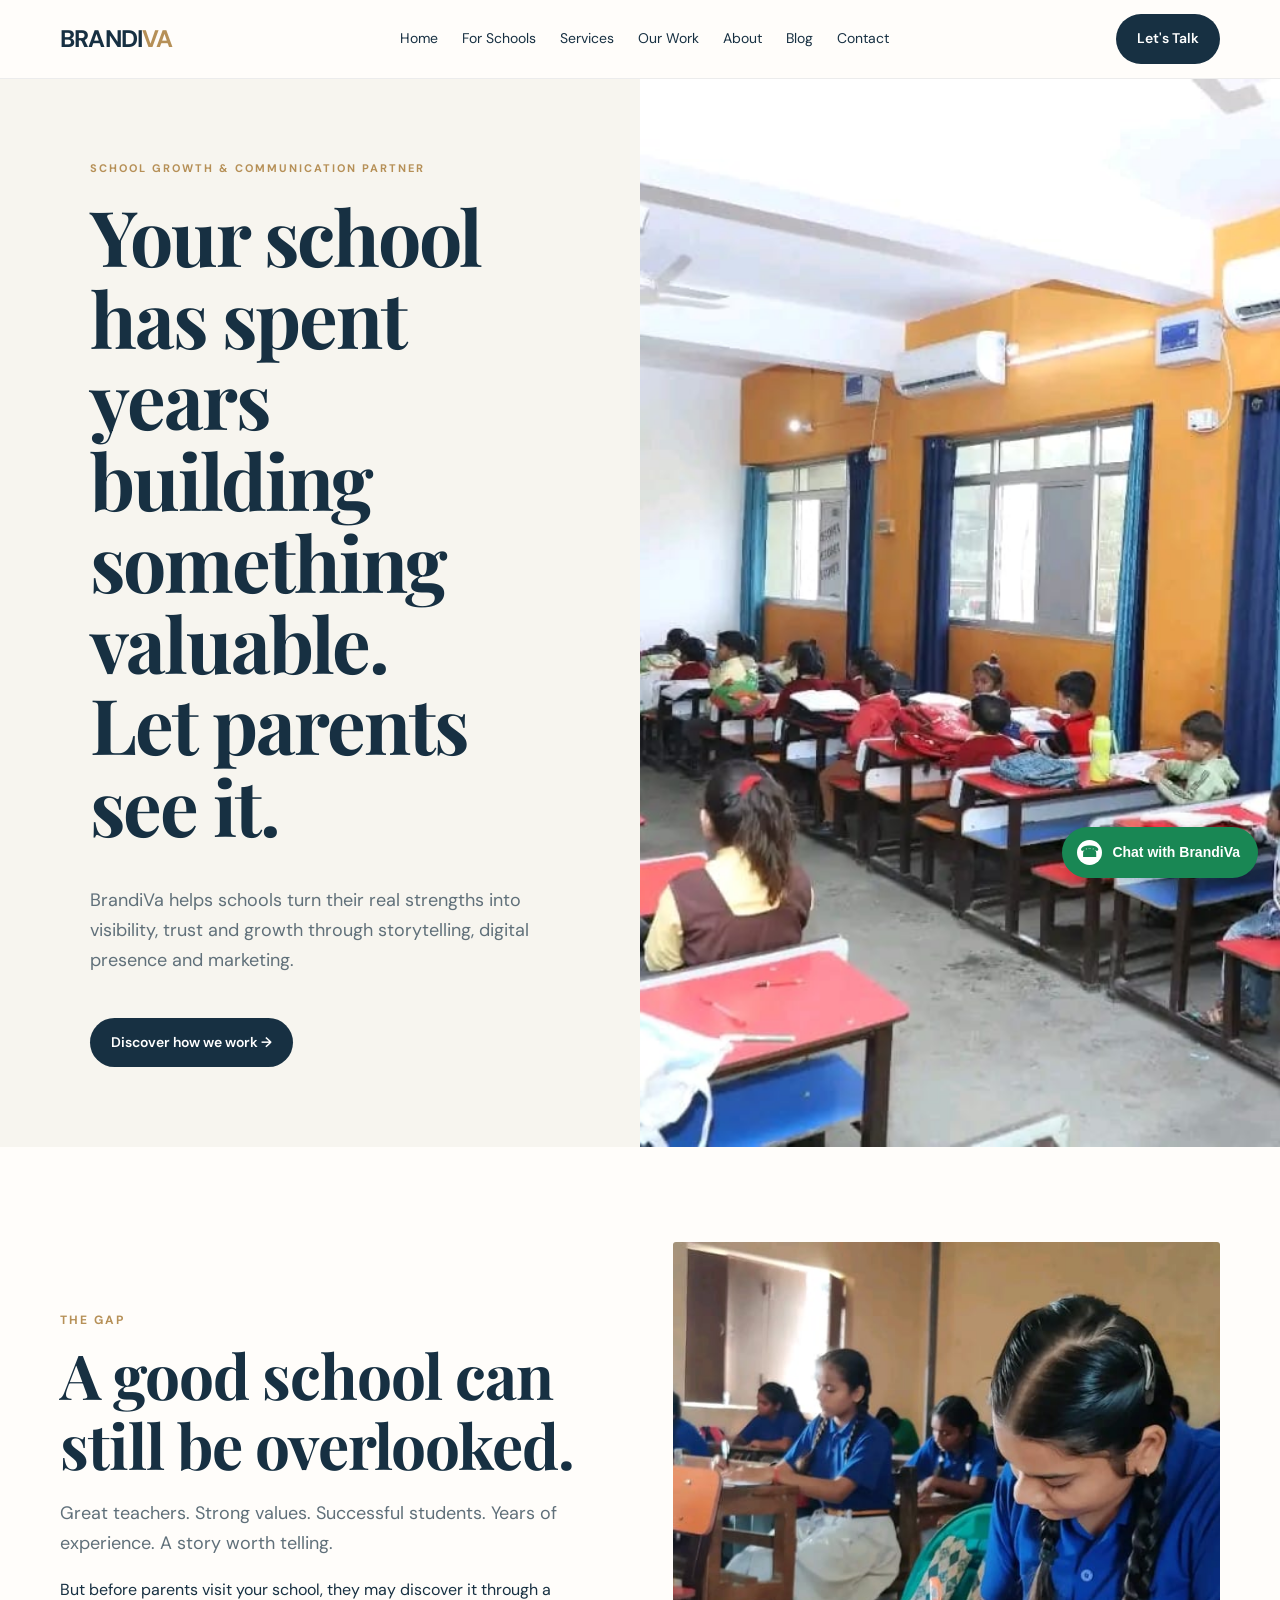
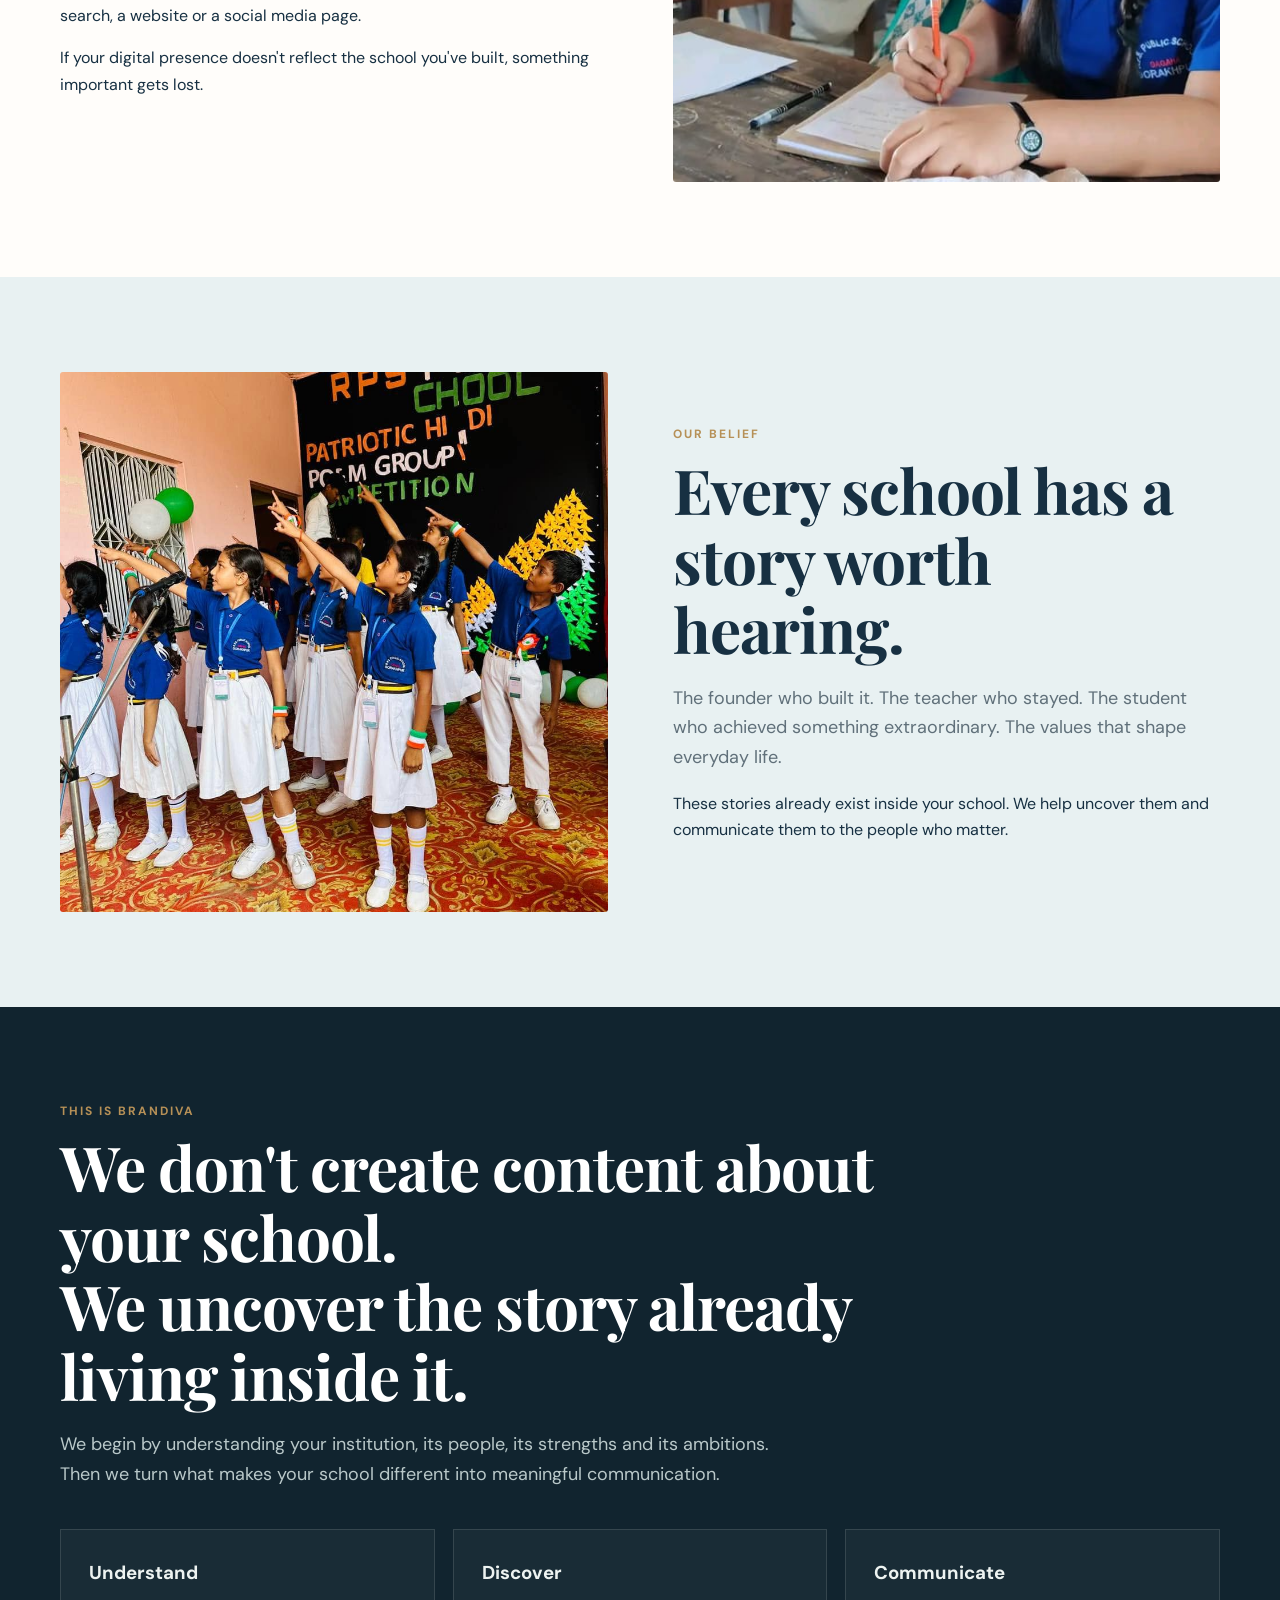
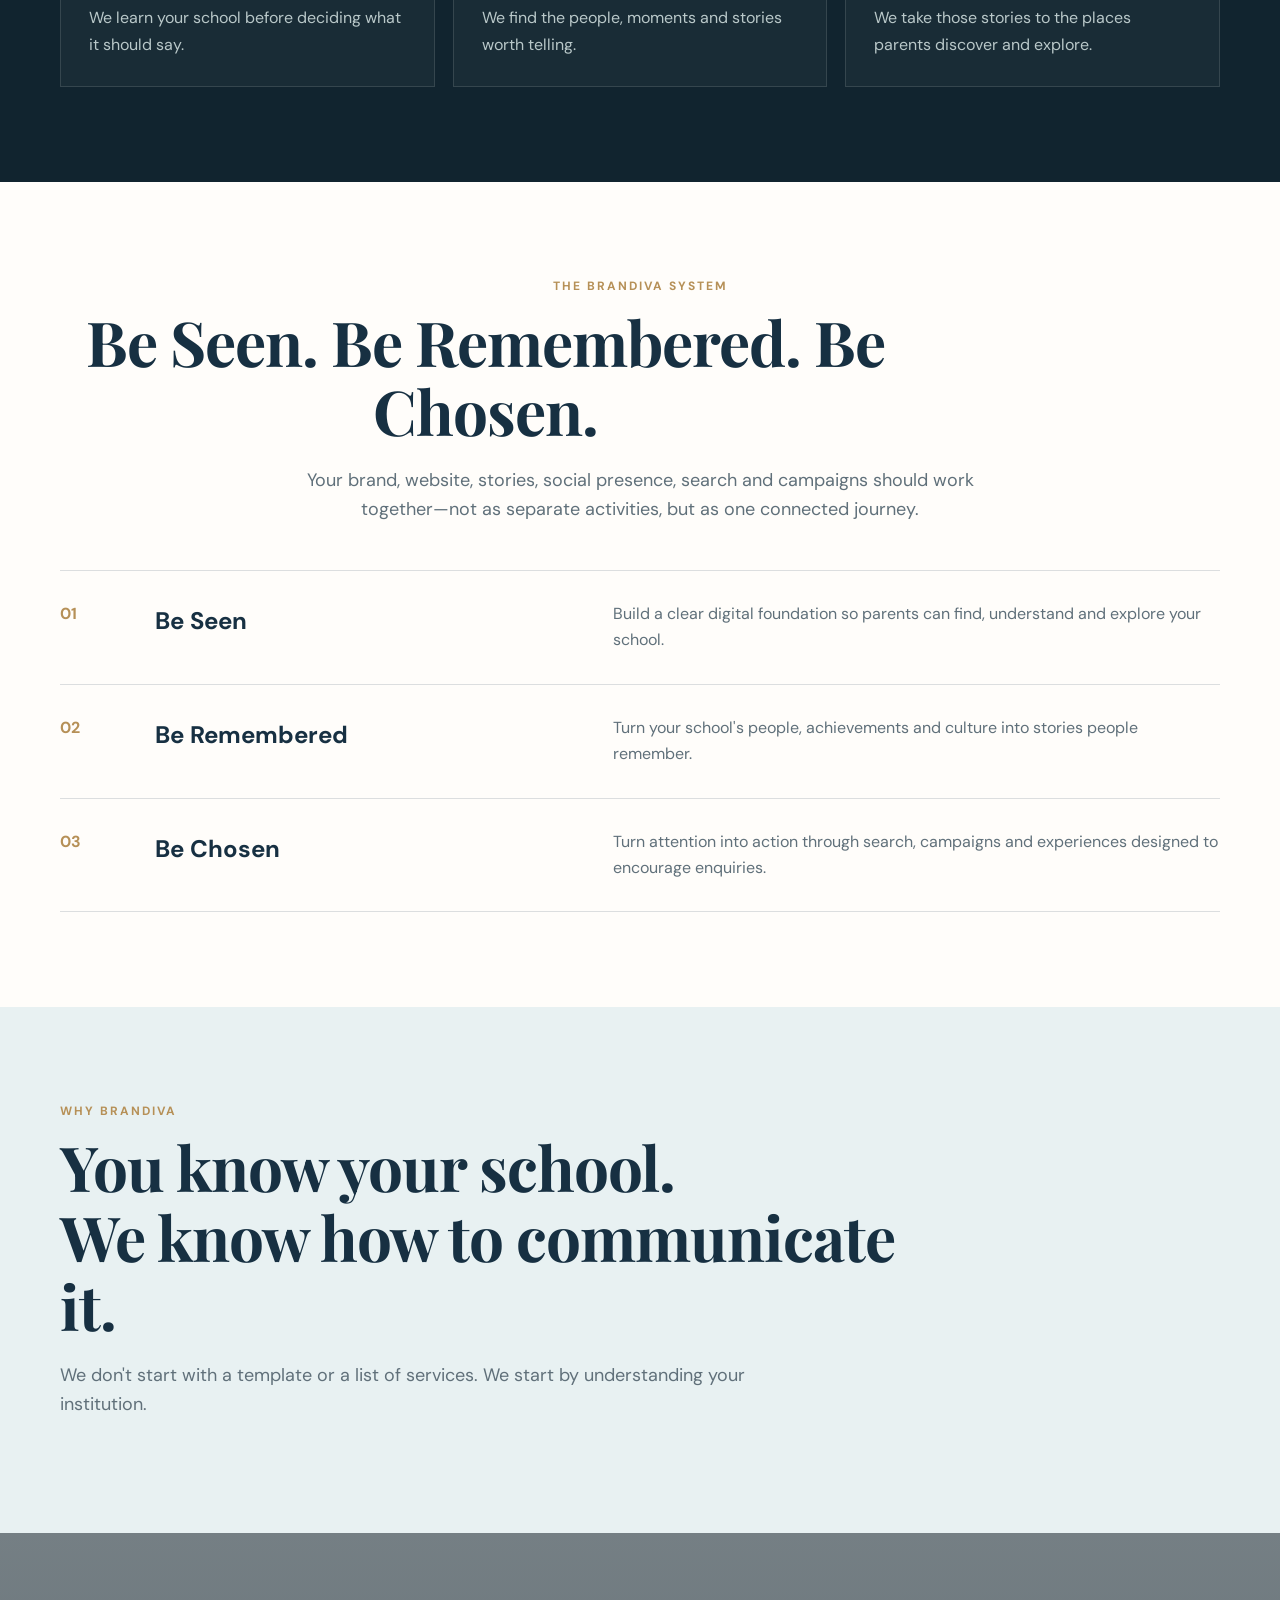
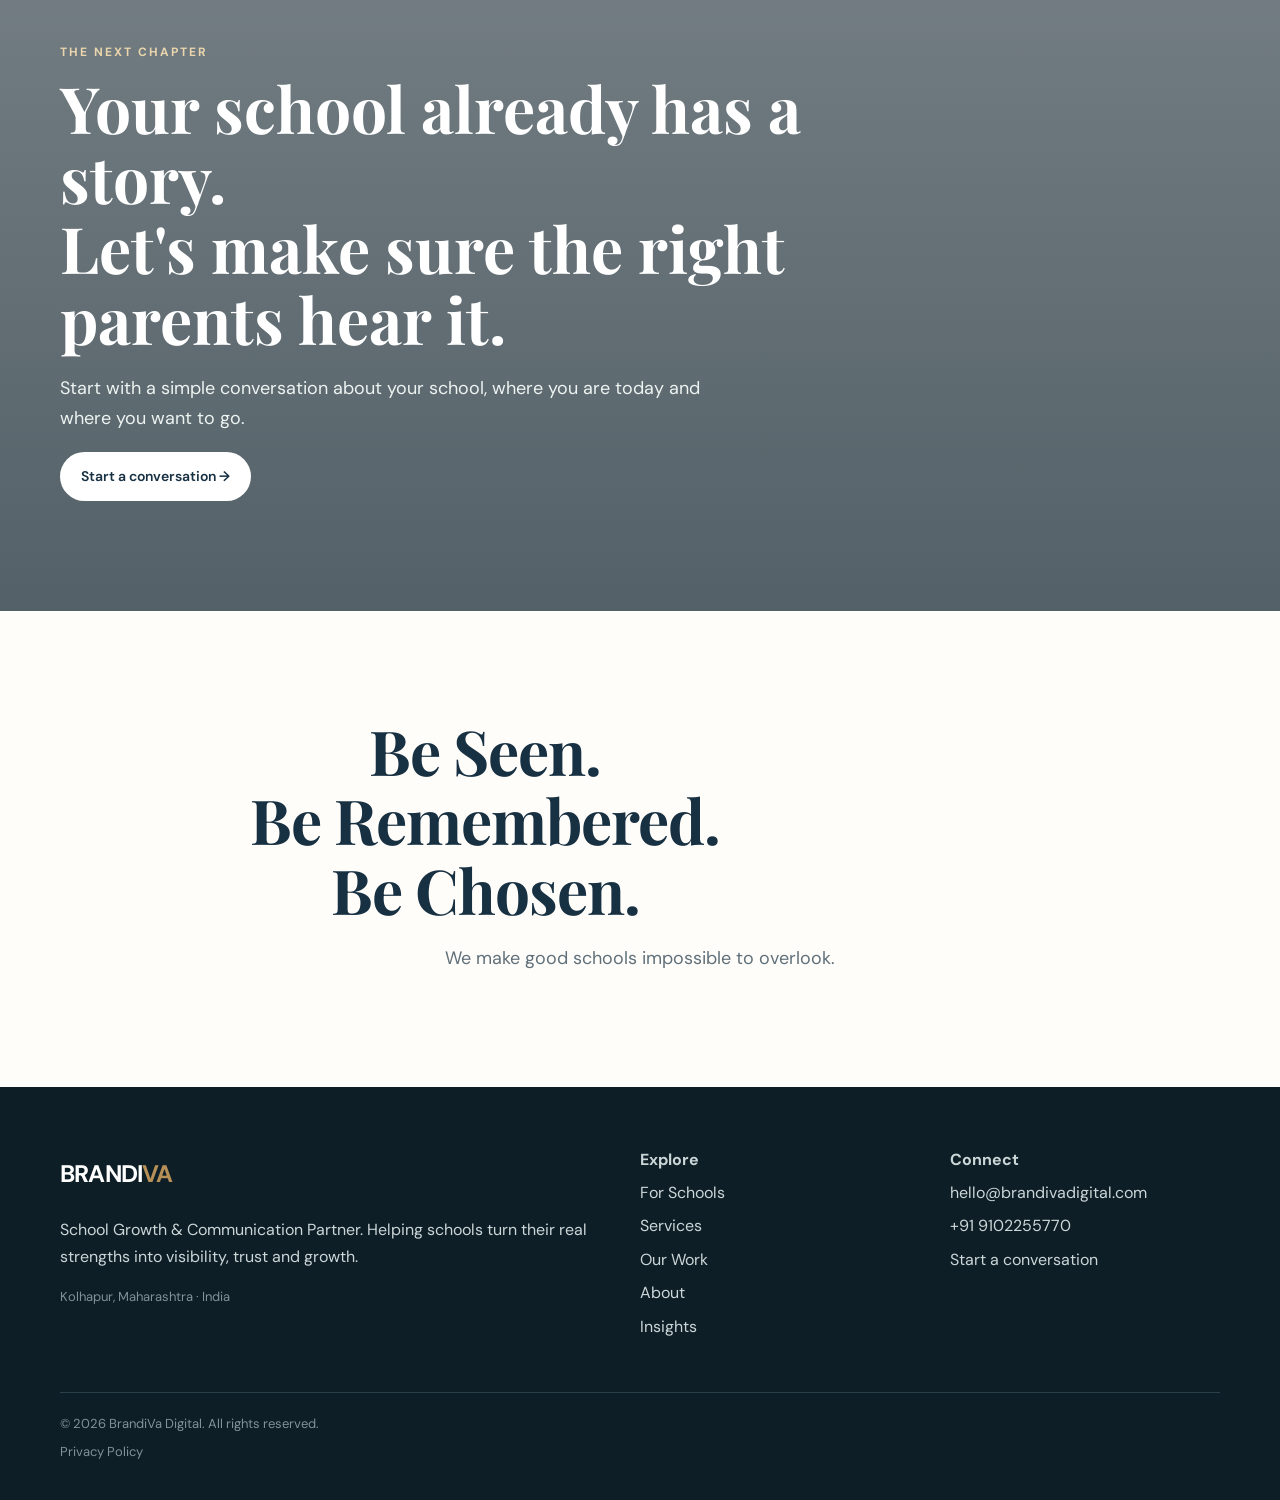
<file: index.html>
<!doctype html>
<html lang="en">
<head>
  <meta charset="utf-8">
  <meta name="viewport" content="width=device-width, initial-scale=1">

  <!-- ================= GOOGLE ADS TAG ================= -->
  <script async src="https://www.googletagmanager.com/gtag/js?id=AW-18417593104"></script>
  <script>
    window.dataLayer = window.dataLayer || [];
    function gtag(){dataLayer.push(arguments);}
    gtag('js', new Date());

    gtag('config', 'AW-18417593104');
  </script>
  <!-- =============== END GOOGLE ADS TAG =============== -->

  <title>BrandiVa Digital | School Growth & Communication Partner</title>

  <meta
    name="description"
    content="BrandiVa helps schools turn their real strengths into visibility, trust and growth through storytelling, digital presence and marketing."
  >

  <link rel="stylesheet" href="style.css">
</head>

<body>

<script src="header.js"></script>

<main>

  <!-- HERO -->
  <section class="hero">

    <div class="hero-copy">

      <div class="eyebrow">
        School Growth & Communication Partner
      </div>

      <h1>
        Your school has spent years building something valuable.
        <br>
        <strong>Let parents see it.</strong>
      </h1>

      <p>
        BrandiVa helps schools turn their real strengths into visibility,
        trust and growth through storytelling, digital presence and marketing.
      </p>

      <div style="margin-top:25px">
        <a class="btn" href="#story">
          Discover how we work →
        </a>
      </div>

    </div>

    <div class="hero-img"></div>

  </section>


  <!-- THE GAP -->
  <section id="story" class="section">

    <div class="container story">

      <div>

        <div class="kicker">
          THE GAP
        </div>

        <h2>
          A good school can still be overlooked.
        </h2>

        <p class="lead">
          Great teachers. Strong values. Successful students.
          Years of experience. A story worth telling.
        </p>

        <p>
          But before parents visit your school, they may discover it
          through a search, a website or a social media page.
        </p>

        <p>
          If your digital presence doesn't reflect the school you've built,
          something important gets lost.
        </p>

      </div>

      <div
        class="story-img"
        style="background-image:url('chapter 1.jpg')">
      </div>

    </div>

  </section>


  <!-- THE STORY -->
  <section class="section alt">

    <div class="container story">

      <div
        class="story-img"
        style="background-image:url('learning section.jpg')">
      </div>

      <div>

        <div class="kicker">
          OUR BELIEF
        </div>

        <h2>
          Every school has a story worth hearing.
        </h2>

        <p class="lead">
          The founder who built it. The teacher who stayed.
          The student who achieved something extraordinary.
          The values that shape everyday life.
        </p>

        <p>
          These stories already exist inside your school.
          We help uncover them and communicate them to the people who matter.
        </p>

      </div>

    </div>

  </section>


  <!-- BRANDIVA -->
  <section class="section dark">

    <div class="container">

      <div class="kicker">
        THIS IS BRANDIVA
      </div>

      <h2>
        We don't create content about your school.
        <br>
        <strong>
          We uncover the story already living inside it.
        </strong>
      </h2>

      <p class="lead" style="color:#b9c8c9;max-width:720px">
        We begin by understanding your institution, its people,
        its strengths and its ambitions. Then we turn what makes
        your school different into meaningful communication.
      </p>

      <div class="grid">

        <div class="card">
          <h3>Understand</h3>
          <p>
            We learn your school before deciding what it should say.
          </p>
        </div>

        <div class="card">
          <h3>Discover</h3>
          <p>
            We find the people, moments and stories worth telling.
          </p>
        </div>

        <div class="card">
          <h3>Communicate</h3>
          <p>
            We take those stories to the places parents discover and explore.
          </p>
        </div>

      </div>

    </div>

  </section>


  <!-- THE BRANDIVA SYSTEM -->
  <section class="section">

    <div class="container">

      <div class="center">

        <div class="kicker">
          THE BRANDIVA SYSTEM
        </div>

        <h2>
          Be Seen. Be Remembered. Be Chosen.
        </h2>

        <p class="lead">
          Your brand, website, stories, social presence, search
          and campaigns should work together—not as separate activities,
          but as one connected journey.
        </p>

      </div>

      <div class="services">

        <div class="service">

          <span class="num">01</span>

          <h3>Be Seen</h3>

          <p>
            Build a clear digital foundation so parents can find,
            understand and explore your school.
          </p>

        </div>


        <div class="service">

          <span class="num">02</span>

          <h3>Be Remembered</h3>

          <p>
            Turn your school's people, achievements and culture
            into stories people remember.
          </p>

        </div>


        <div class="service">

          <span class="num">03</span>

          <h3>Be Chosen</h3>

          <p>
            Turn attention into action through search, campaigns
            and experiences designed to encourage enquiries.
          </p>

        </div>

      </div>

    </div>

  </section>


  <!-- DIFFERENCE -->
  <section class="section alt">

    <div class="container">

      <div class="kicker">
        WHY BRANDIVA
      </div>

      <h2>
        You know your school.
        <br>
        <strong>We know how to communicate it.</strong>
      </h2>

      <p class="lead" style="max-width:720px">
        We don't start with a template or a list of services.
        We start by understanding your institution.
      </p>

    </div>

  </section>


  <!-- FINAL CTA -->
  <section class="cta">

    <div class="container">

      <div class="kicker" style="color:#ead5ad">
        THE NEXT CHAPTER
      </div>

      <h2>
        Your school already has a story.
        <br>
        Let's make sure the right parents hear it.
      </h2>

      <p style="max-width:650px;font-size:18px">
        Start with a simple conversation about your school,
        where you are today and where you want to go.
      </p>

      <a
        class="btn light"
        href="https://wa.me/919102255770"
        target="_blank">
        Start a conversation →
      </a>

    </div>

  </section>


  <!-- BRAND CLOSE -->
  <section class="section">

    <div class="container center">

      <h2>
        Be Seen.
        <br>
        Be Remembered.
        <br>
        Be Chosen.
      </h2>

      <p class="lead">
        We make good schools impossible to overlook.
      </p>

    </div>

  </section>

</main>


<script src="footer.js"></script>


<!-- ================= FREE SCHOOL AUDIT POPUP ================= -->

<style>

.audit-popup-overlay{
  position:fixed;
  inset:0;
  background:rgba(7,23,29,.72);
  display:none;
  align-items:center;
  justify-content:center;
  padding:20px;
  z-index:99999;
}

.audit-popup-overlay.show{
  display:flex;
}

.audit-popup{
  width:min(560px,100%);
  background:#f7f3eb;
  position:relative;
  padding:42px;
  box-shadow:0 25px 80px rgba(0,0,0,.3);
  animation:auditPopupIn .3s ease;
}

@keyframes auditPopupIn{
  from{
    opacity:0;
    transform:translateY(20px) scale(.98);
  }

  to{
    opacity:1;
    transform:translateY(0) scale(1);
  }
}

.audit-popup-close{
  position:absolute;
  right:18px;
  top:14px;
  border:0;
  background:none;
  font-size:28px;
  line-height:1;
  color:#536267;
  cursor:pointer;
}

.audit-popup-kicker{
  font-size:11px;
  font-weight:700;
  letter-spacing:2px;
  text-transform:uppercase;
  color:#a98448;
  margin-bottom:12px;
}

.audit-popup h2{
  margin:0 0 14px;
  font-family:Georgia,"Times New Roman",serif;
  font-size:36px;
  line-height:1.12;
  color:#102b35;
}

.audit-popup-sub{
  margin:0 0 24px;
  color:#64757a;
  font-size:15px;
  line-height:1.6;
}

.audit-popup-form{
  display:grid;
  gap:14px;
}

.audit-popup-form input,
.audit-popup-form select{
  width:100%;
  padding:14px 15px;
  border:1px solid #ccd5d2;
  background:#fff;
  font-family:Arial,Helvetica,sans-serif;
  font-size:14px;
  outline:none;
}

.audit-popup-form input:focus,
.audit-popup-form select:focus{
  border-color:#102b35;
}

.audit-popup-btn{
  width:100%;
  border:0;
  padding:16px 20px;
  background:#102b35;
  color:#fff;
  font-size:15px;
  font-weight:700;
  cursor:pointer;
  margin-top:4px;
}

.audit-popup-btn:hover{
  opacity:.92;
}

.audit-popup-note{
  text-align:center;
  font-size:11px;
  color:#7b878a;
  margin-top:10px;
}

@media(max-width:600px){

  .audit-popup{
    padding:30px 22px;
    max-height:92vh;
    overflow-y:auto;
  }

  .audit-popup h2{
    font-size:29px;
  }

  .audit-popup-sub{
    font-size:14px;
  }

}

</style>


<div class="audit-popup-overlay" id="auditPopup">

  <div class="audit-popup">

    <button
      class="audit-popup-close"
      id="auditPopupClose"
      aria-label="Close">
      ×
    </button>


    <div class="audit-popup-kicker">
      FREE SCHOOL DIGITAL GROWTH AUDIT
    </div>


    <h2>
      What do parents see when they search for your school?
    </h2>


    <p class="audit-popup-sub">
      Get a free, honest look at your school's digital presence
      and discover where you may be losing visibility, trust or enquiries.
    </p>


    <form
      class="audit-popup-form"
      id="auditPopupForm">


      <input
        type="text"
        id="popupName"
        placeholder="Your Name *"
        required
      >


      <input
        type="text"
        id="popupSchool"
        placeholder="School Name *"
        required
      >


      <input
        type="tel"
        id="popupPhone"
        placeholder="WhatsApp Number *"
        required
      >


      <input
        type="url"
        id="popupWebsite"
        placeholder="School Website (optional)"
      >


      <select
        id="popupGoal"
        required>

        <option value="">
          What would you most like to improve?
        </option>

        <option>
          Website & Digital Presence
        </option>

        <option>
          Admissions & Enquiries
        </option>

        <option>
          Social Media & Content
        </option>

        <option>
          Brand & Communication
        </option>

        <option>
          Not sure — I want your recommendation
        </option>

      </select>


      <button
        type="submit"
        class="audit-popup-btn">
        Get My Free School Audit →
      </button>

    </form>


    <div class="audit-popup-note">
      Free · No obligation · No sales pressure
    </div>

  </div>

</div>


<script>

(function(){

  const popup =
    document.getElementById("auditPopup");

  const closeBtn =
    document.getElementById("auditPopupClose");

  const form =
    document.getElementById("auditPopupForm");


  /*
    SHOW POPUP AFTER 5 SECONDS
    ONLY ONCE PER BROWSER SESSION
  */

  if(
    !sessionStorage.getItem(
      "brandivaAuditPopupShown"
    )
  ){

    setTimeout(function(){

      popup.classList.add("show");

      sessionStorage.setItem(
        "brandivaAuditPopupShown",
        "true"
      );

    },5000);

  }


  /* CLOSE BUTTON */

  closeBtn.addEventListener(
    "click",
    function(){

      popup.classList.remove("show");

    }
  );


  /* CLICK OUTSIDE POPUP TO CLOSE */

  popup.addEventListener(
    "click",
    function(e){

      if(e.target === popup){

        popup.classList.remove("show");

      }

    }
  );


  /* ESC KEY TO CLOSE */

  document.addEventListener(
    "keydown",
    function(e){

      if(e.key === "Escape"){

        popup.classList.remove("show");

      }

    }
  );


  /* FORM → WHATSAPP */

  form.addEventListener(
    "submit",
    function(e){

      e.preventDefault();


      const name =
        document
        .getElementById("popupName")
        .value
        .trim();


      const school =
        document
        .getElementById("popupSchool")
        .value
        .trim();


      const phone =
        document
        .getElementById("popupPhone")
        .value
        .trim();


      const website =
        document
        .getElementById("popupWebsite")
        .value
        .trim();


      const goal =
        document
        .getElementById("popupGoal")
        .value;


      const message =
`Hello BrandiVa,

I would like to get a FREE School Digital Growth Audit.

Name: ${name}
School: ${school}
WhatsApp: ${phone}
Website: ${website || "Not provided"}
Main area I want to improve: ${goal}

Please let me know the next step.`;


      const whatsappNumber =
        "919102255770";


      const whatsappURL =
        "https://wa.me/" +
        whatsappNumber +
        "?text=" +
        encodeURIComponent(message);


      window.open(
        whatsappURL,
        "_blank"
      );

    }
  );

})();

</script>

<!-- ================= END FREE SCHOOL AUDIT POPUP ================= -->


<!-- ================= FLOATING WHATSAPP CHAT ================= -->

<style>

.brandiva-whatsapp{
  position:fixed;
  right:22px;
  bottom:22px;
  z-index:99998;

  display:flex;
  align-items:center;
  gap:10px;

  background:#198754;
  color:#fff;

  padding:13px 18px 13px 15px;

  border-radius:50px;

  font-family:Arial,Helvetica,sans-serif;
  font-size:14px;
  font-weight:700;

  text-decoration:none;

  box-shadow:0 8px 25px rgba(0,0,0,.20);

  transition:.25s ease;
}

.brandiva-whatsapp:hover{
  transform:translateY(-3px);
  box-shadow:0 12px 30px rgba(0,0,0,.25);
}

.brandiva-whatsapp-icon{
  width:25px;
  height:25px;

  display:flex;
  align-items:center;
  justify-content:center;

  background:#fff;
  color:#198754;

  border-radius:50%;

  font-size:15px;
  font-weight:900;
}

@media(max-width:600px){

  .brandiva-whatsapp{
    right:15px;
    bottom:15px;

    width:52px;
    height:52px;

    padding:0;

    justify-content:center;

    border-radius:50%;
  }

  .brandiva-whatsapp-text{
    display:none;
  }

  .brandiva-whatsapp-icon{
    width:29px;
    height:29px;
    font-size:17px;
  }

}

</style>


<a
  class="brandiva-whatsapp"
  href="https://wa.me/919102255770?text=Hello%20BrandiVa%2C%20I%27d%20like%20to%20know%20more%20about%20the%20Free%20School%20Digital%20Growth%20Audit."
  target="_blank"
  rel="noopener noreferrer"
  aria-label="Chat with BrandiVa on WhatsApp"
>

  <span class="brandiva-whatsapp-icon">
    ☎
  </span>

  <span class="brandiva-whatsapp-text">
    Chat with BrandiVa
  </span>

</a>

<!-- ================= END FLOATING WHATSAPP CHAT ================= -->

</body>
</html>
</file>
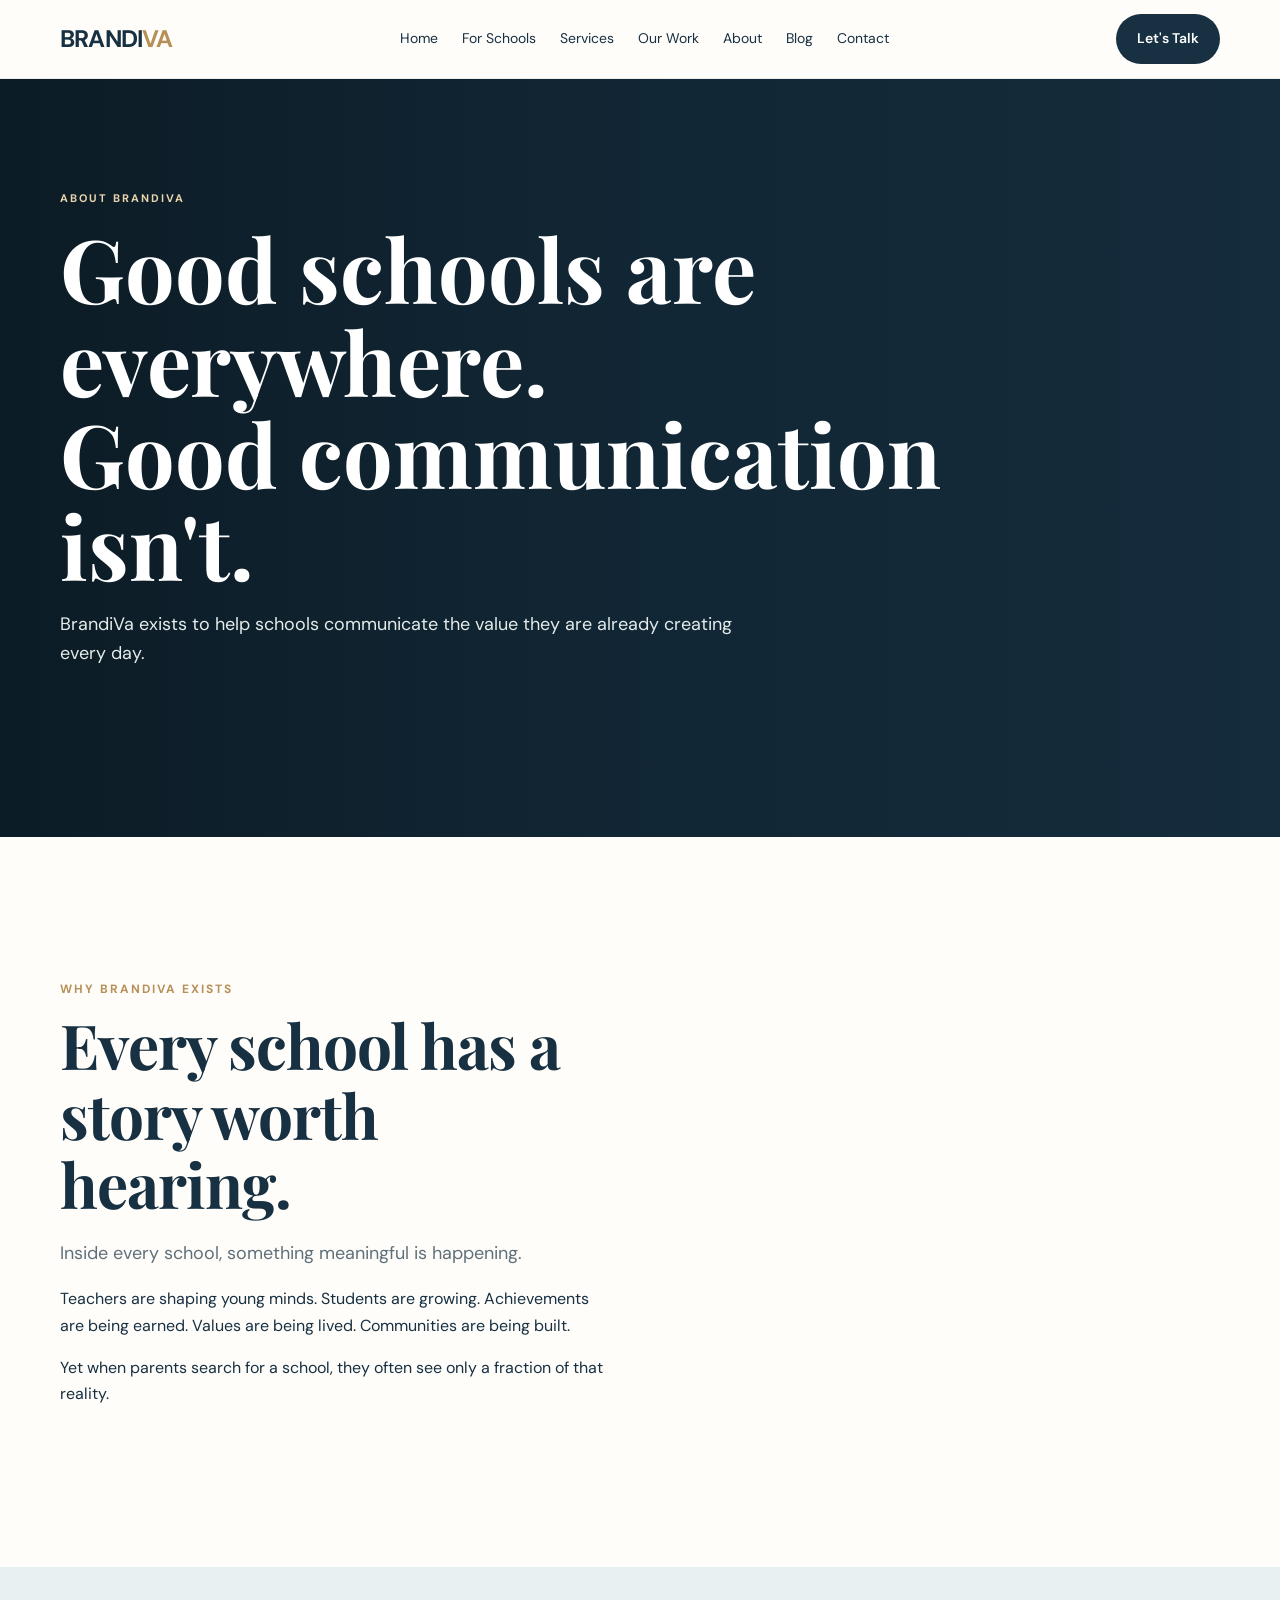
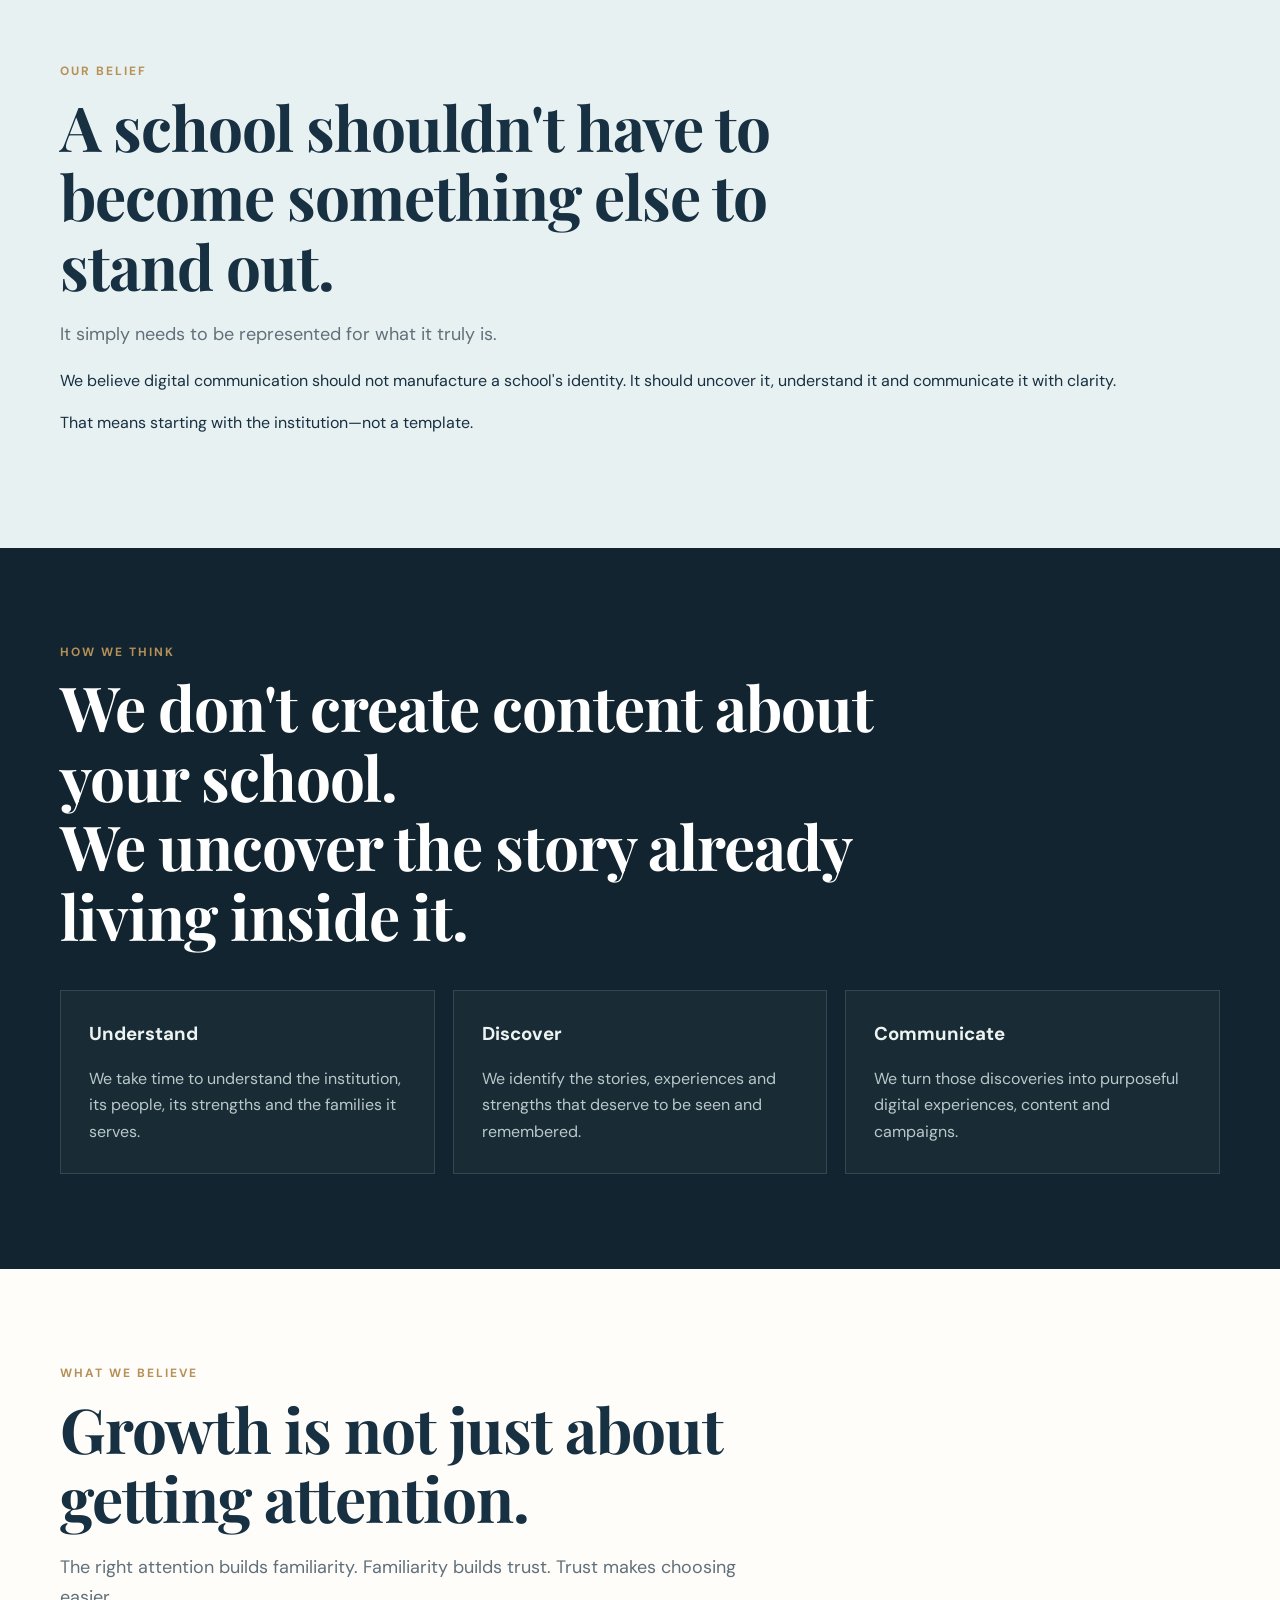
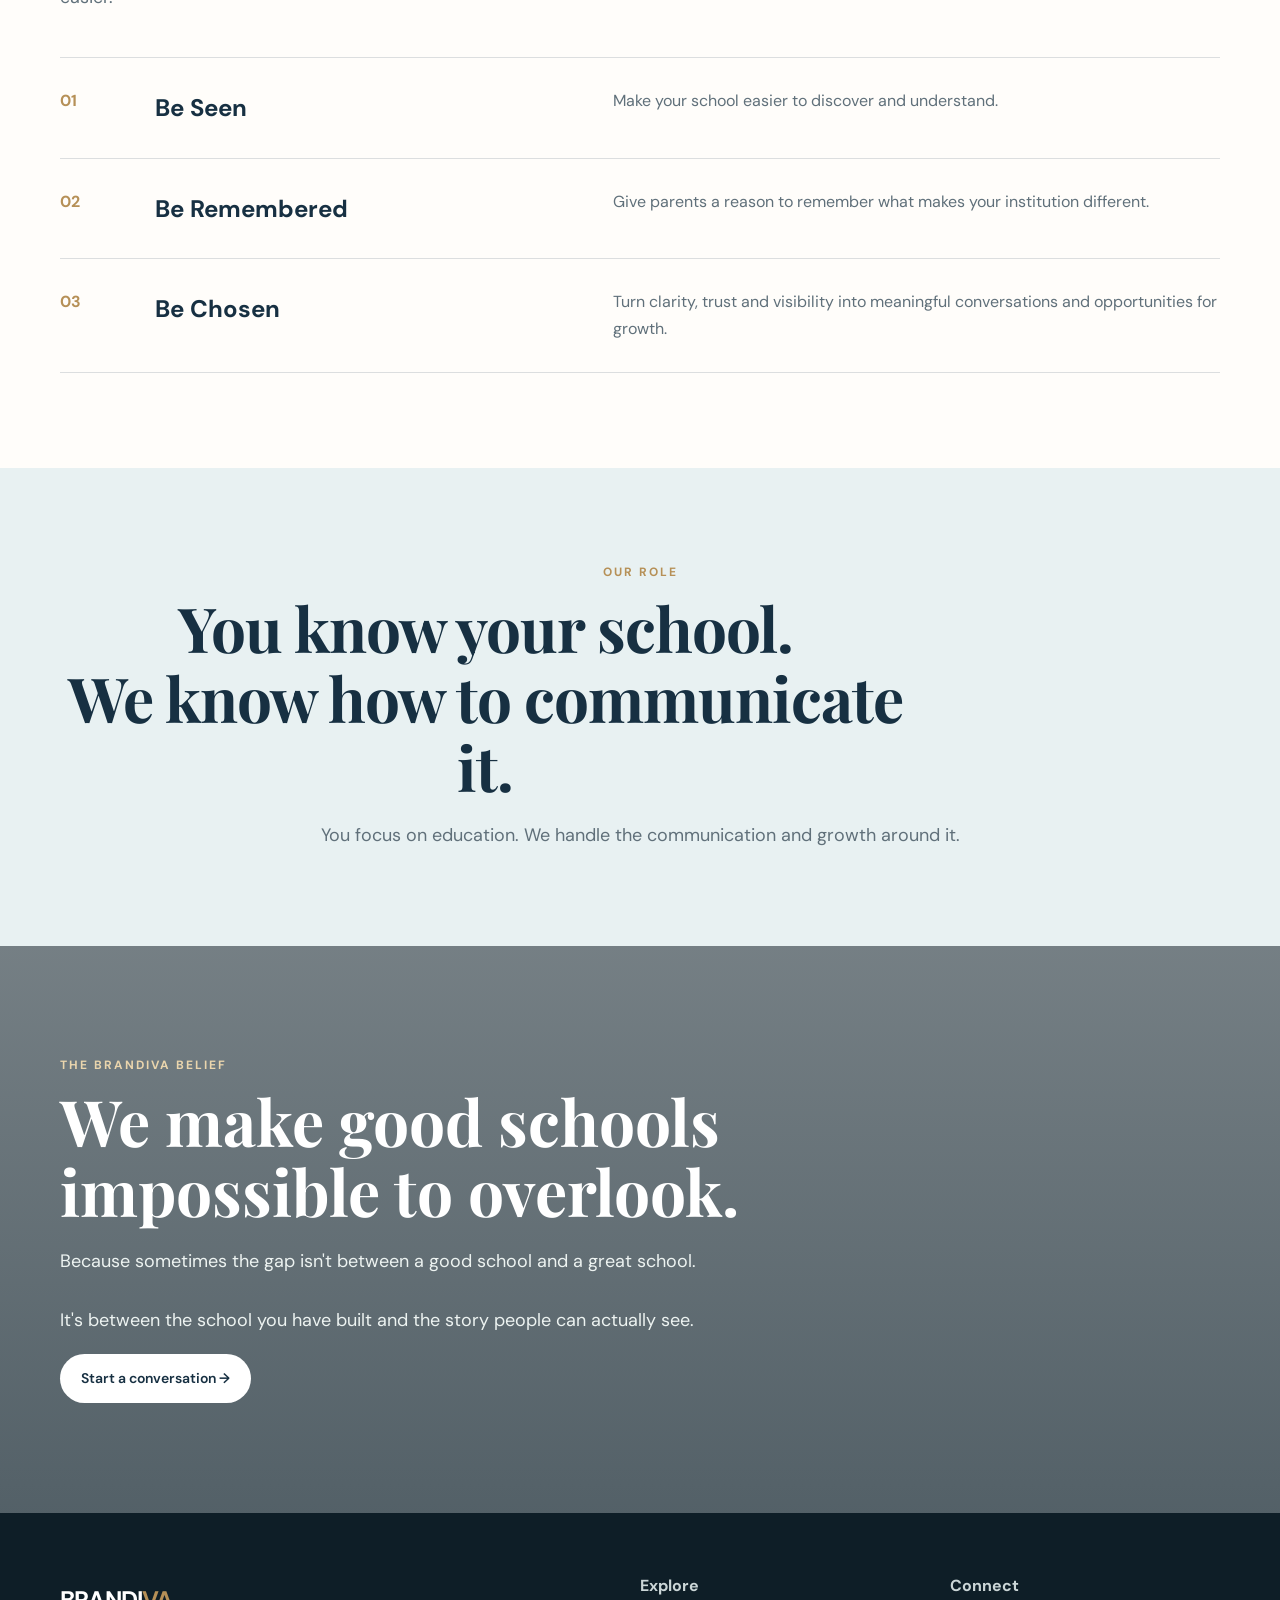
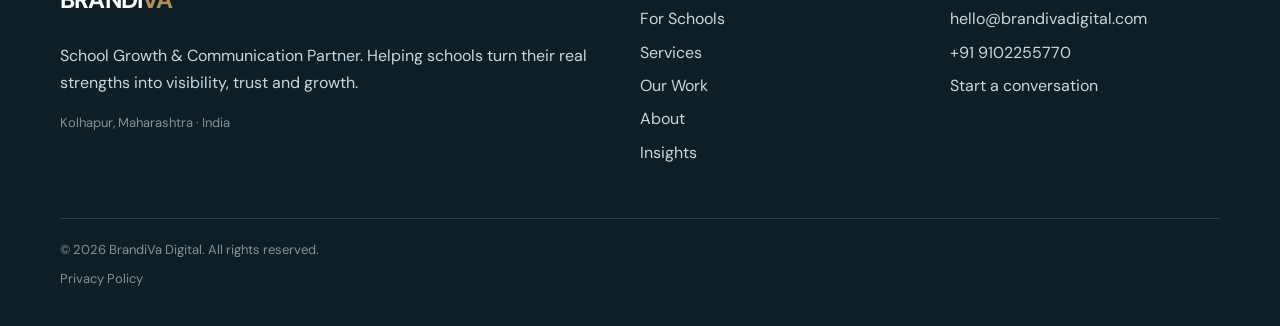
<file: about.html>
<!doctype html>
<html lang="en">

<head>

  <meta charset="utf-8">
  <meta name="viewport" content="width=device-width,initial-scale=1">

  <title>About BrandiVa | School Growth & Communication Partner</title>

  <meta
    name="description"
    content="BrandiVa is a school growth and communication partner helping schools turn their real strengths into visibility, trust and growth."
  >

  <link rel="stylesheet" href="style.css">

</head>

<body>

<script src="header.js"></script>

<main>


<!-- =========================
     HERO
========================= -->

<section class="pagehero visual about-hero">

  <div class="container">

    <div class="eyebrow">
      ABOUT BRANDIVA
    </div>

    <h1>
      Good schools are everywhere.
      <br>
      <strong>Good communication isn't.</strong>
    </h1>

    <p class="lead">
      BrandiVa exists to help schools communicate the
      value they are already creating every day.
    </p>

  </div>

</section>


<!-- =========================
     WHY WE EXIST
========================= -->

<section class="section">

  <div class="container story">

    <div>

      <div class="kicker">
        WHY BRANDIVA EXISTS
      </div>

      <h2>
        Every school has a story worth hearing.
      </h2>

      <p class="lead">
        Inside every school, something meaningful is happening.
      </p>

      <p>
        Teachers are shaping young minds. Students are growing.
        Achievements are being earned. Values are being lived.
        Communities are being built.
      </p>

      <p>
        Yet when parents search for a school, they often see
        only a fraction of that reality.
      </p>

    </div>


    <div
      class="story-img"
      style="background-image:url('https://images.unsplash.com/photo-1521737711867-e3b97375f902?auto=format&fit=crop&w=1200&q=90')">
    </div>

  </div>

</section>


<!-- =========================
     THE BELIEF
========================= -->

<section class="section alt">

  <div class="container">

    <div class="kicker">
      OUR BELIEF
    </div>

    <h2>
      A school shouldn't have to become
      something else to stand out.
    </h2>

    <p class="lead">
      It simply needs to be represented for what it truly is.
    </p>

    <p>
      We believe digital communication should not manufacture
      a school's identity. It should uncover it, understand it
      and communicate it with clarity.
    </p>

    <p>
      That means starting with the institution—not a template.
    </p>

  </div>

</section>


<!-- =========================
     HOW WE THINK
========================= -->

<section class="section dark">

  <div class="container">

    <div class="kicker">
      HOW WE THINK
    </div>

    <h2>
      We don't create content about your school.
      <br>
      <strong>
        We uncover the story already living inside it.
      </strong>
    </h2>


    <div class="grid">


      <div class="card">

        <h3>
          Understand
        </h3>

        <p>
          We take time to understand the institution,
          its people, its strengths and the families it serves.
        </p>

      </div>


      <div class="card">

        <h3>
          Discover
        </h3>

        <p>
          We identify the stories, experiences and strengths
          that deserve to be seen and remembered.
        </p>

      </div>


      <div class="card">

        <h3>
          Communicate
        </h3>

        <p>
          We turn those discoveries into purposeful digital
          experiences, content and campaigns.
        </p>

      </div>


    </div>

  </div>

</section>


<!-- =========================
     WHAT WE BELIEVE
========================= -->

<section class="section">

  <div class="container">

    <div class="kicker">
      WHAT WE BELIEVE
    </div>

    <h2>
      Growth is not just about getting attention.
    </h2>

    <p class="lead">
      The right attention builds familiarity.
      Familiarity builds trust.
      Trust makes choosing easier.
    </p>


    <div class="services">


      <div class="service">

        <span class="num">
          01
        </span>

        <h3>
          Be Seen
        </h3>

        <p>
          Make your school easier to discover and understand.
        </p>

      </div>


      <div class="service">

        <span class="num">
          02
        </span>

        <h3>
          Be Remembered
        </h3>

        <p>
          Give parents a reason to remember what makes
          your institution different.
        </p>

      </div>


      <div class="service">

        <span class="num">
          03
        </span>

        <h3>
          Be Chosen
        </h3>

        <p>
          Turn clarity, trust and visibility into meaningful
          conversations and opportunities for growth.
        </p>

      </div>


    </div>

  </div>

</section>


<!-- =========================
     OUR ROLE
========================= -->

<section class="section alt">

  <div class="container center">

    <div class="kicker">
      OUR ROLE
    </div>

    <h2>
      You know your school.
      <br>
      We know how to communicate it.
    </h2>

    <p
      class="lead"
      style="max-width:700px;margin:0 auto">

      You focus on education.
      We handle the communication and growth around it.

    </p>

  </div>

</section>


<!-- =========================
     CLOSING
========================= -->

<section class="cta">

  <div class="container">

    <div class="kicker" style="color:#ead5ad">
      THE BRANDIVA BELIEF
    </div>

    <h2>
      We make good schools
      impossible to overlook.
    </h2>

    <p
      style="max-width:650px;font-size:18px">

      Because sometimes the gap isn't between
      a good school and a great school.

      <br><br>

      It's between the school you have built
      and the story people can actually see.

    </p>

    <a
      class="btn light"
      href="https://wa.me/919102255770"
      target="_blank">

      Start a conversation →

    </a>

  </div>

</section>


</main>

<script src="footer.js"></script>

</body>
</html>
</file>
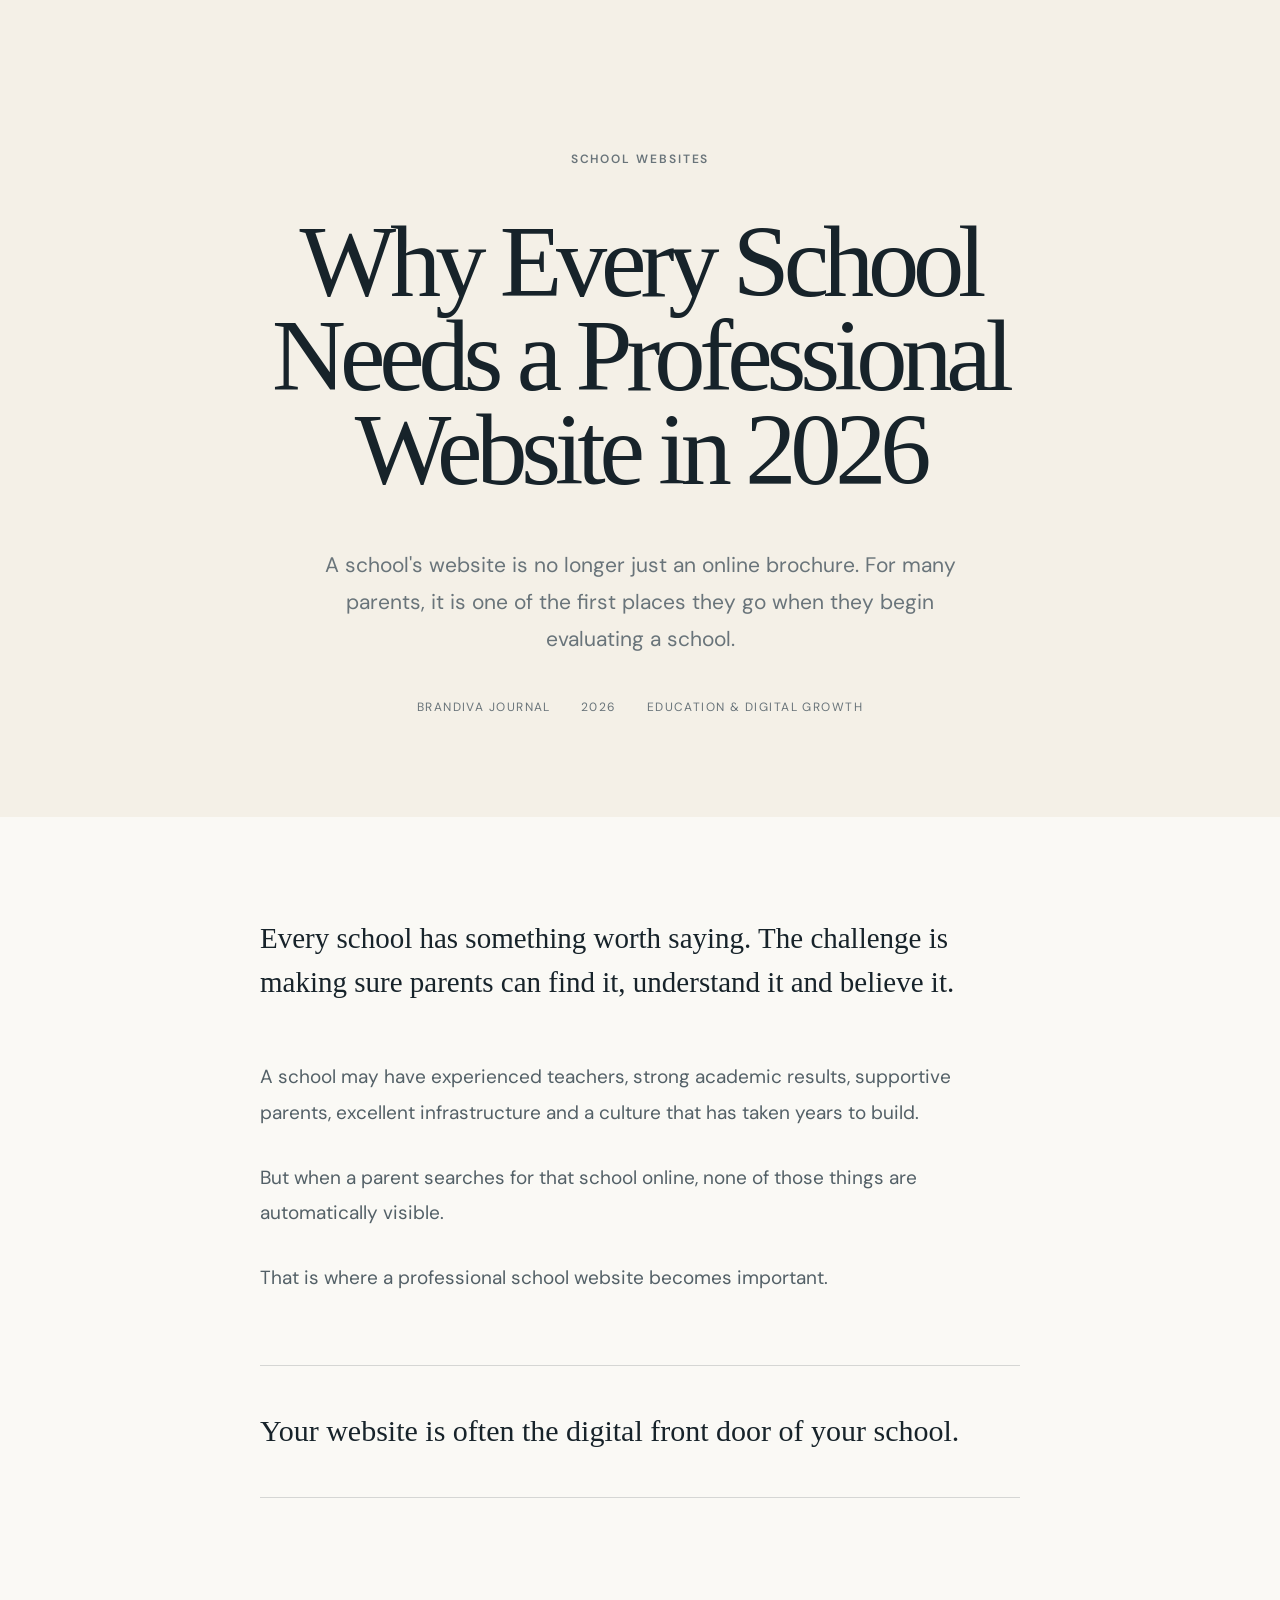
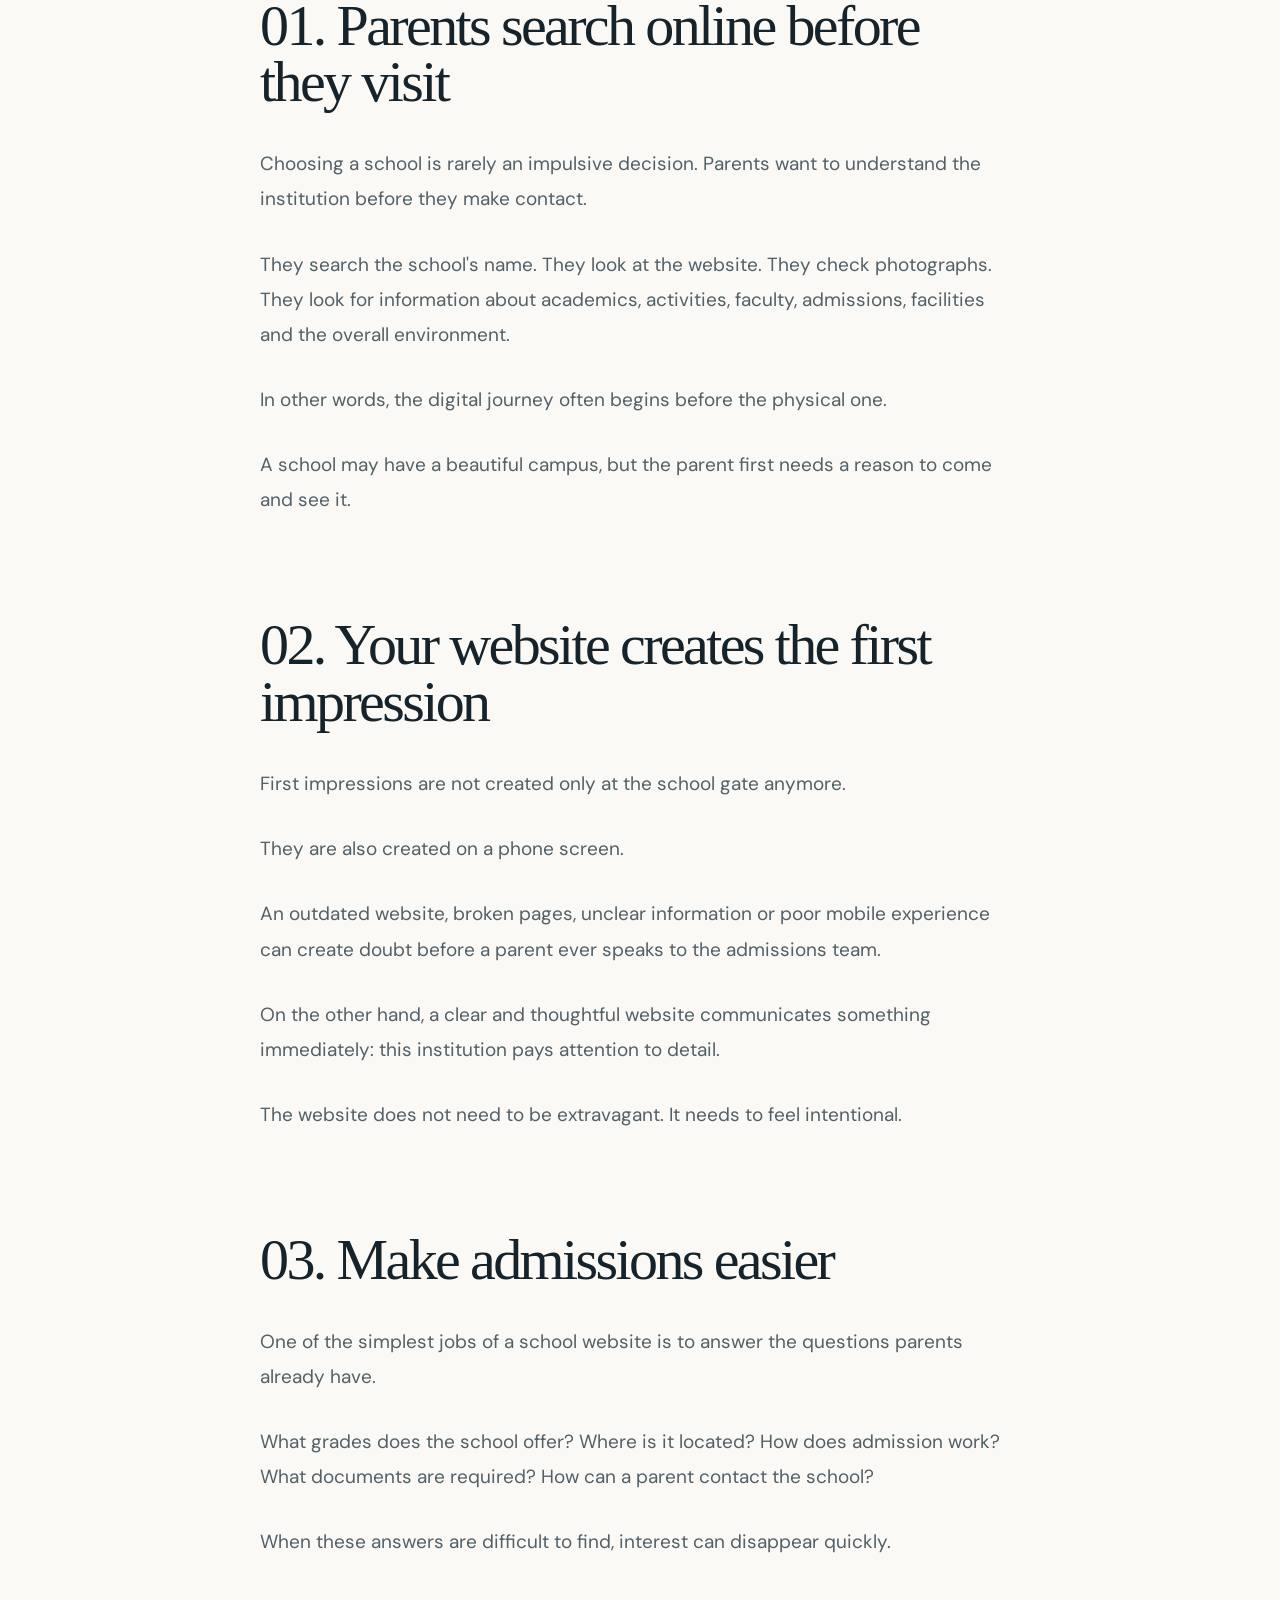
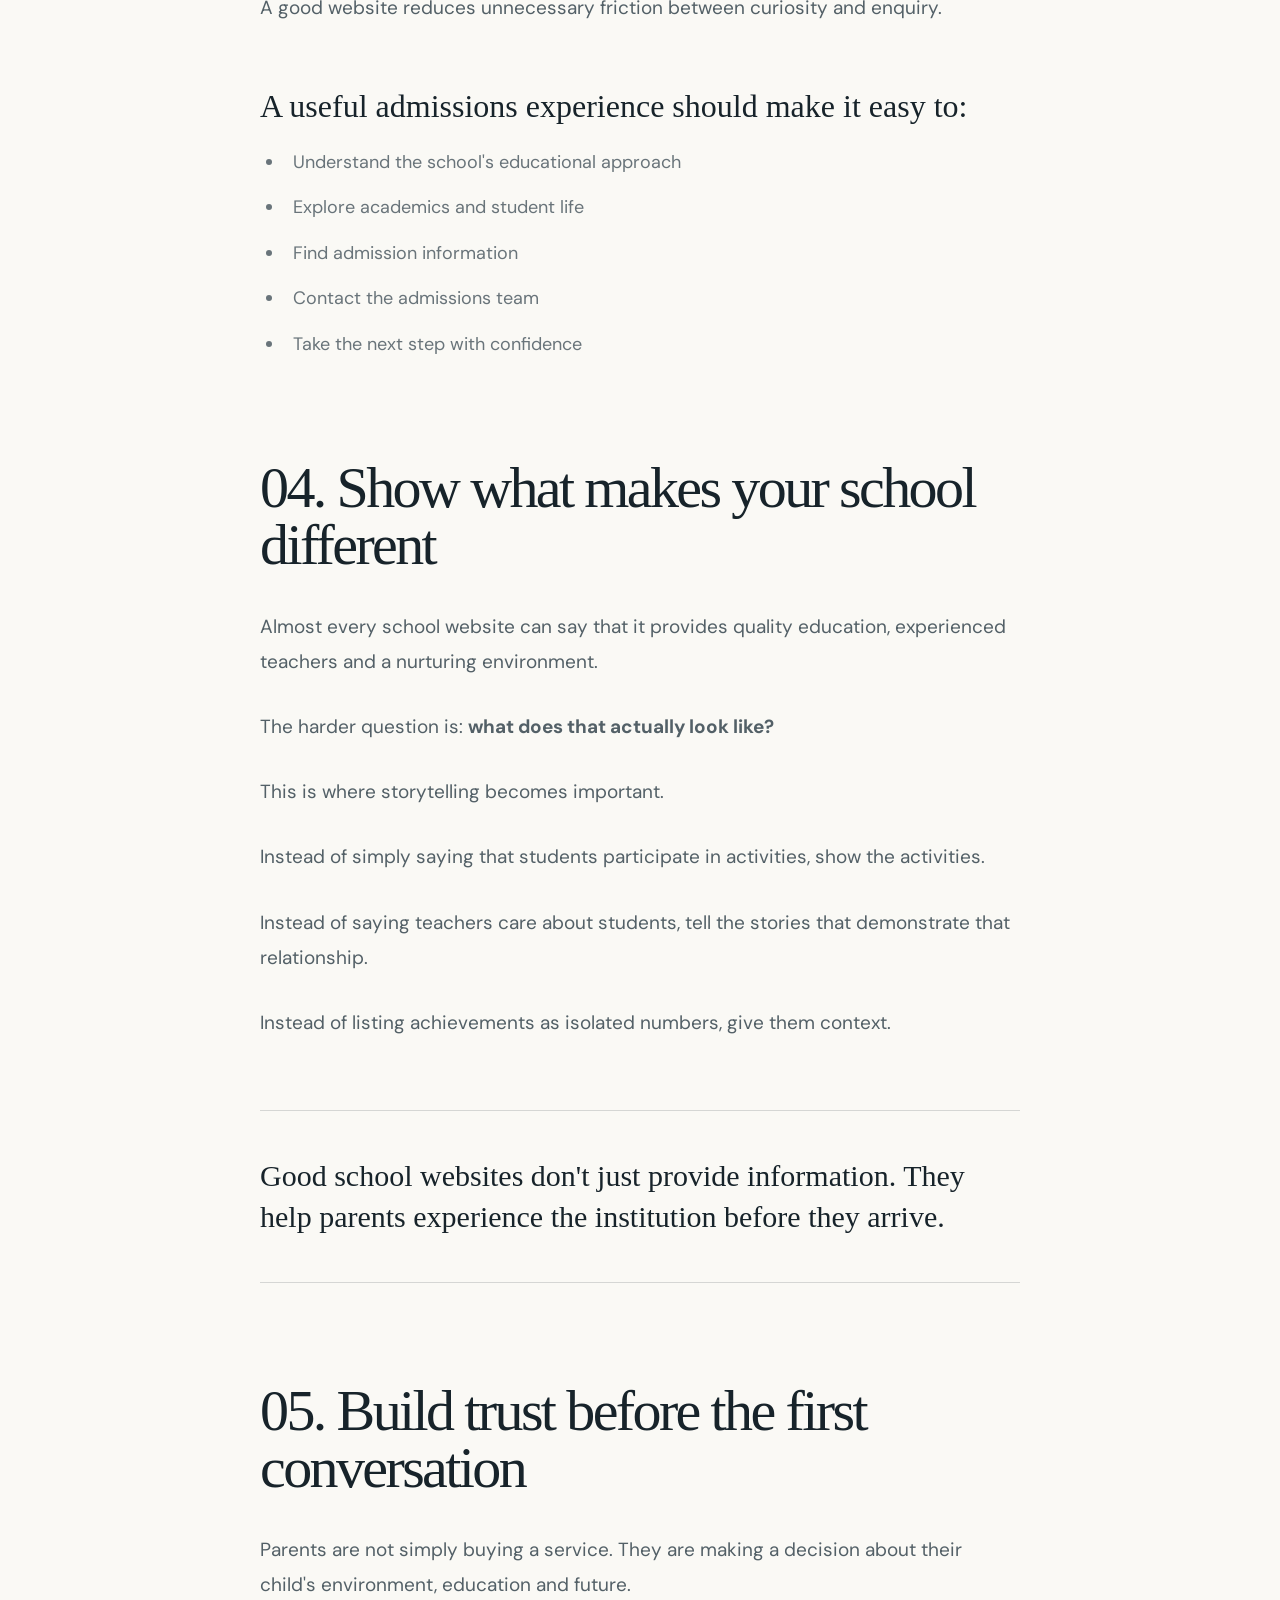
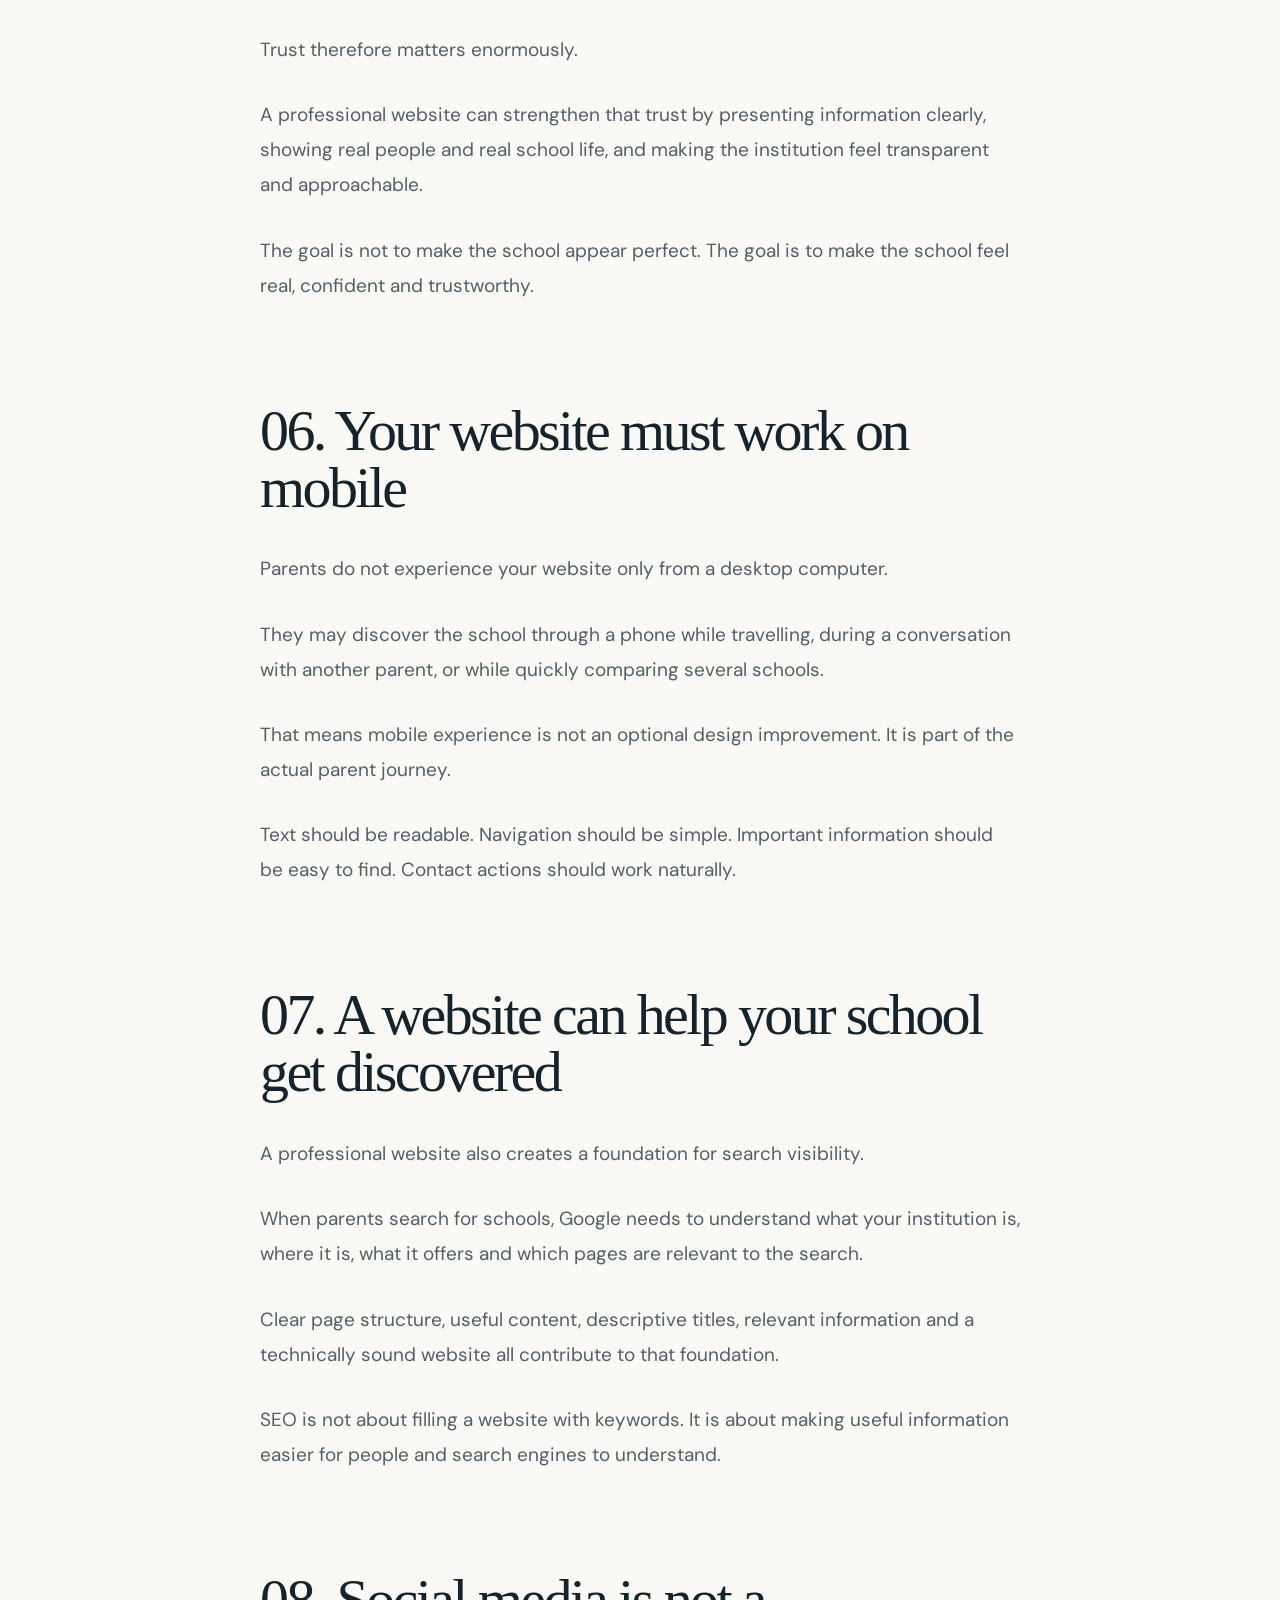
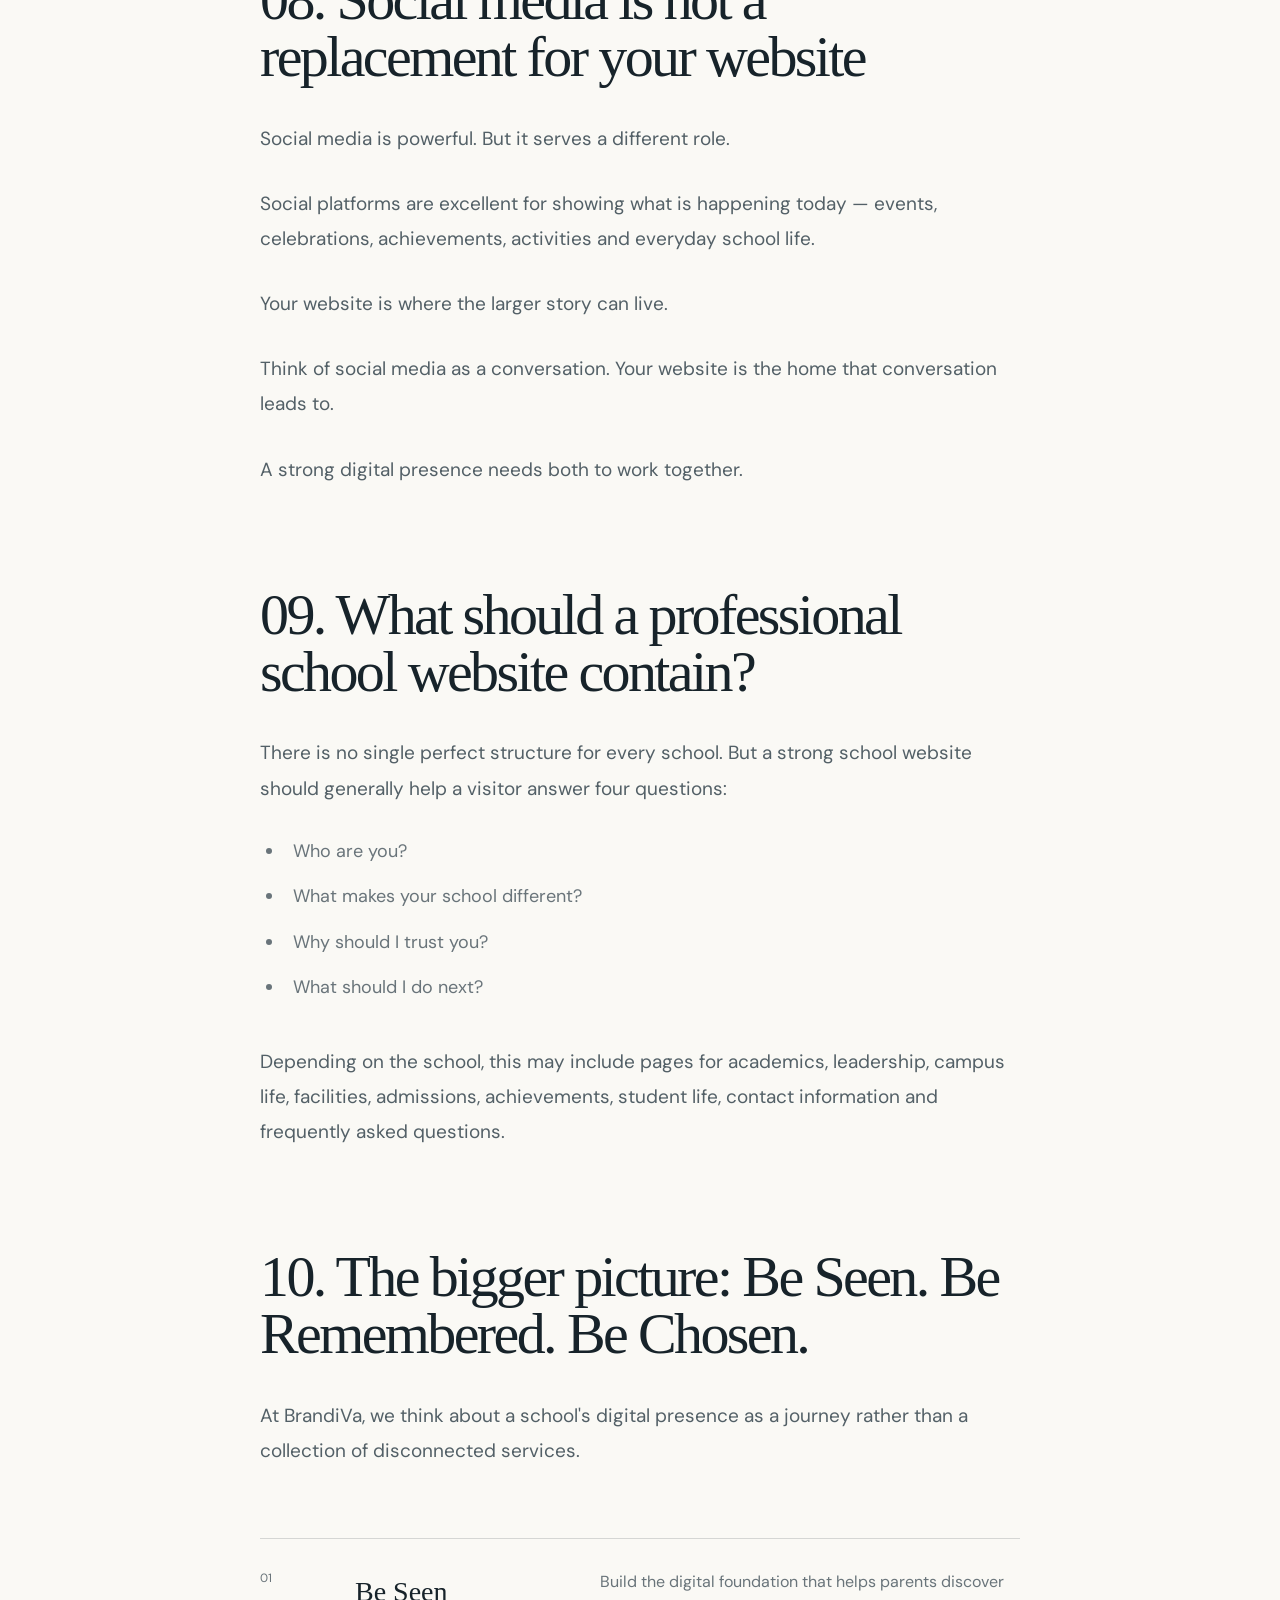
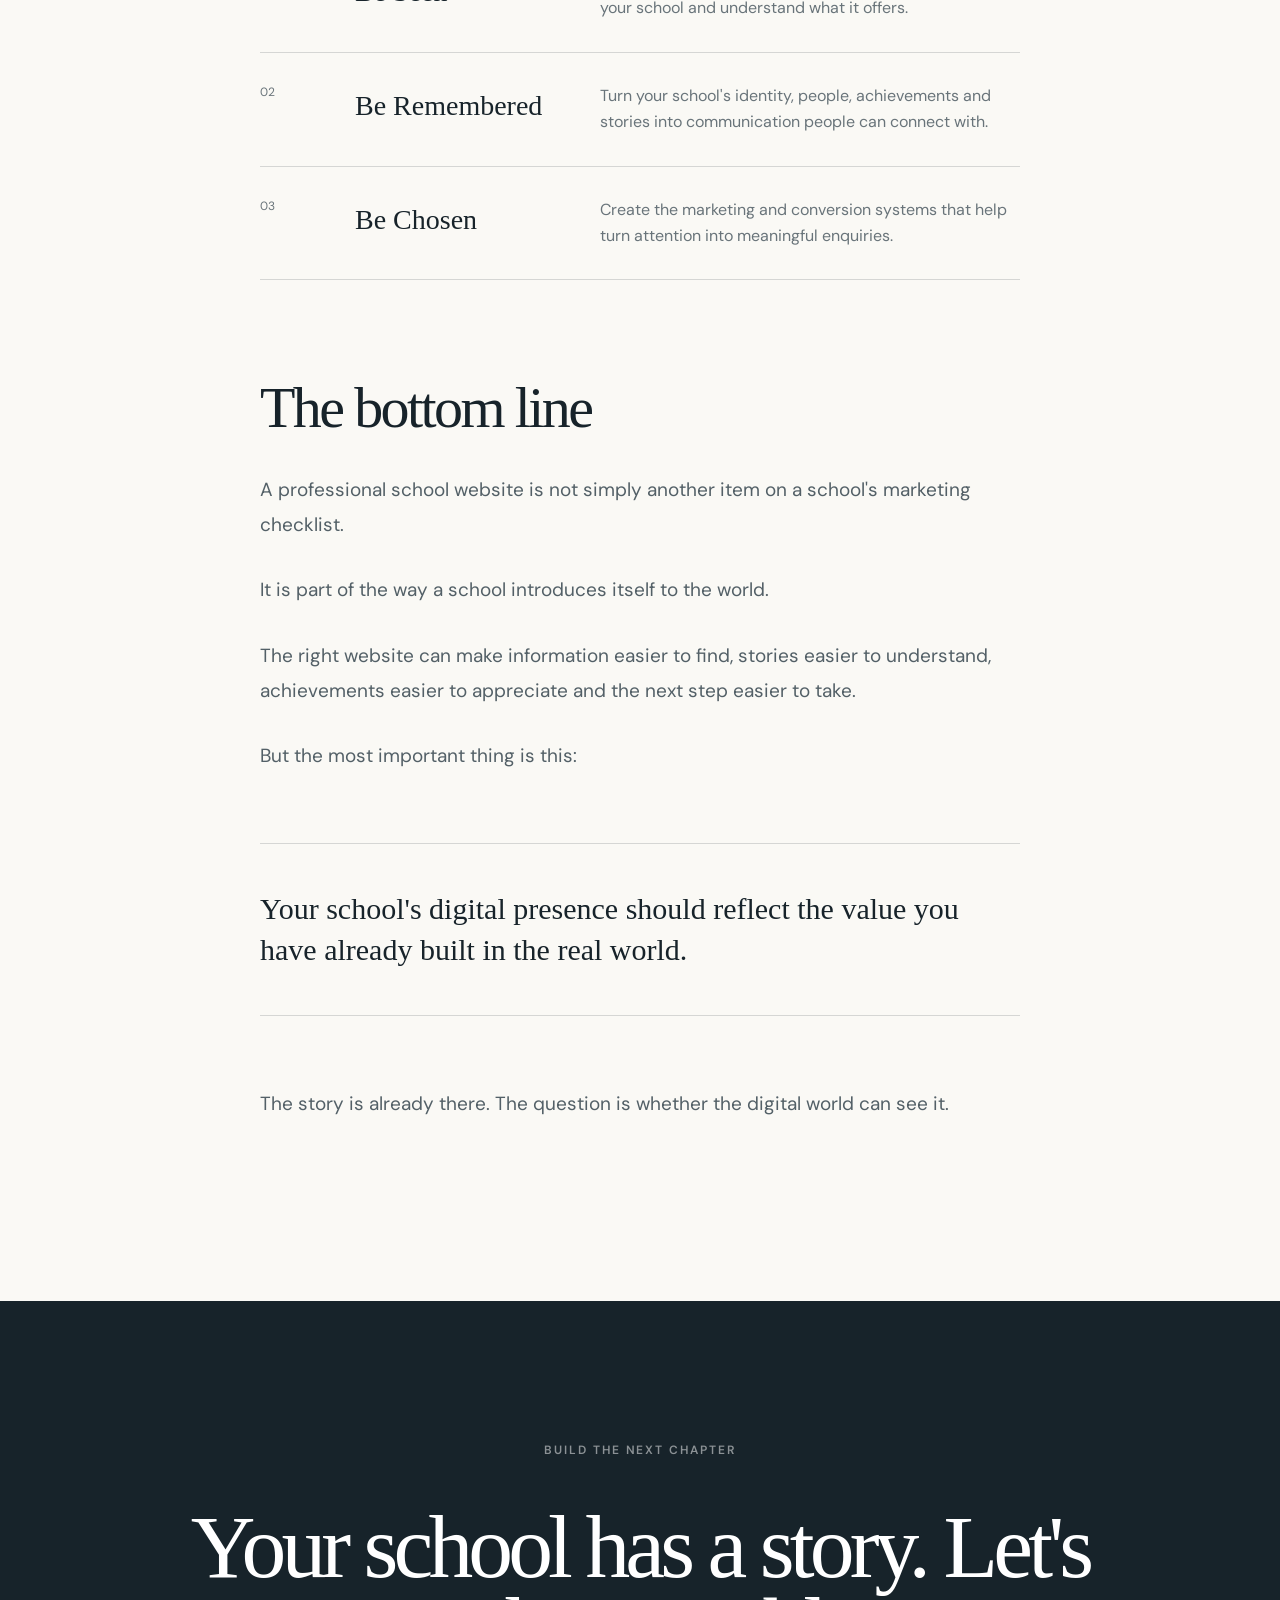
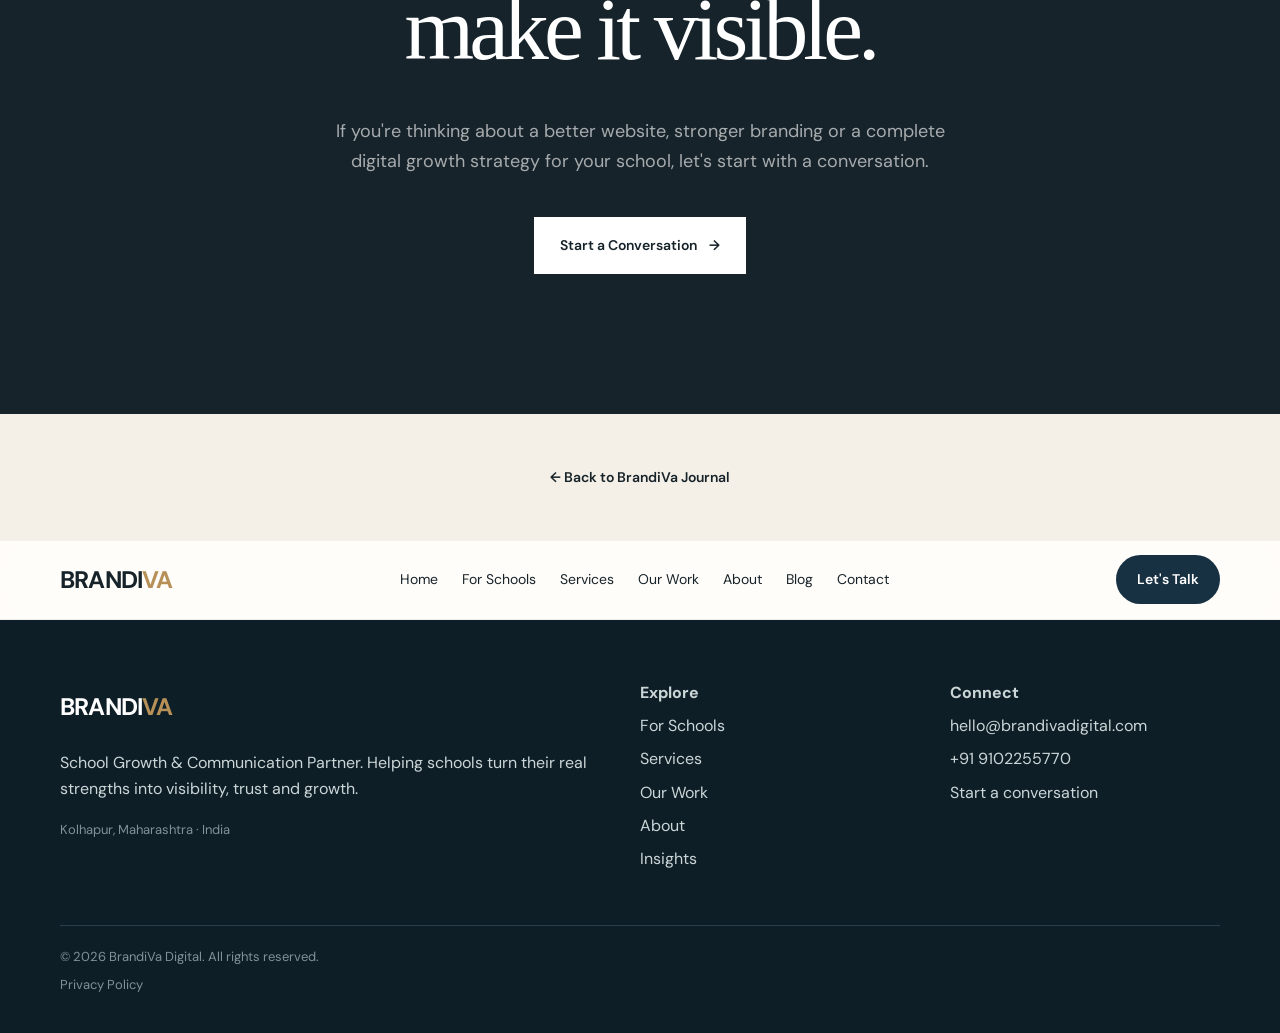
<file: article-school-website.html>
<!DOCTYPE html>
<html lang="en">

<head>

  <meta charset="UTF-8">
  <meta name="viewport" content="width=device-width, initial-scale=1.0">

  <title>Why Every School Needs a Professional Website in 2026 | BrandiVa Digital</title>

  <meta name="description"
    content="Discover why a professional school website matters in 2026 — from parent trust and admissions to Google visibility, school branding and digital communication.">

  <meta name="keywords"
    content="school website, professional school website, school website design, school digital marketing, school admissions, school branding, education marketing">

  <meta name="author" content="BrandiVa Digital">
  <meta name="robots" content="index, follow">

  <link rel="canonical"
    href="https://brandivadigital.com/article-school-website.html">

  <meta property="og:title"
    content="Why Every School Needs a Professional Website in 2026">

  <meta property="og:description"
    content="A professional school website is no longer just an online brochure. It is one of the most important parts of a school's digital presence.">

  <meta property="og:type" content="article">

  <meta property="og:url"
    content="https://brandivadigital.com/article-school-website.html">

  <link rel="stylesheet" href="style.css">


  <style>

    :root {
      --article-bg: #f4f0e7;
      --article-paper: #faf9f5;
      --article-dark: #17232a;
      --article-muted: #69747a;
      --article-line: rgba(23,35,42,.16);
    }

    body {
      margin: 0;
      background: var(--article-bg);
      color: var(--article-dark);
    }

    .article-page {
      overflow: hidden;
    }

    .article-container {
      width: min(900px, calc(100% - 42px));
      margin: 0 auto;
    }

    .article-label {
      font-size: 12px;
      letter-spacing: .16em;
      text-transform: uppercase;
      color: var(--article-muted);
      font-weight: 600;
    }


    /* ARTICLE HERO */

    .article-hero {
      padding: 150px 0 100px;
      text-align: center;
    }

    .article-hero h1 {
      font-family: Georgia, "Times New Roman", serif;
      font-size: clamp(52px, 8vw, 105px);
      line-height: .92;
      letter-spacing: -.06em;
      font-weight: 500;
      max-width: 1050px;
      margin: 45px auto 0;
    }

    .article-intro {
      max-width: 680px;
      margin: 50px auto 0;
      font-size: 21px;
      line-height: 1.75;
      color: var(--article-muted);
    }

    .article-meta {
      display: flex;
      justify-content: center;
      gap: 30px;
      margin-top: 40px;
      font-size: 12px;
      text-transform: uppercase;
      letter-spacing: .12em;
      color: var(--article-muted);
    }


    /* ARTICLE BODY */

    .article-body {
      background: var(--article-paper);
      padding: 100px 0 150px;
    }

    .article-content {
      max-width: 760px;
      margin: 0 auto;
    }

    .article-content p {
      font-size: 19px;
      line-height: 1.85;
      color: #536067;
      margin: 0 0 30px;
    }

    .article-content .lead {
      font-family: Georgia, "Times New Roman", serif;
      color: var(--article-dark);
      font-size: 29px;
      line-height: 1.5;
      margin-bottom: 55px;
    }

    .article-content h2 {
      font-family: Georgia, "Times New Roman", serif;
      font-size: clamp(38px, 5vw, 58px);
      line-height: .98;
      letter-spacing: -.045em;
      font-weight: 500;
      margin: 100px 0 35px;
      color: var(--article-dark);
    }

    .article-content h3 {
      font-family: Georgia, "Times New Roman", serif;
      font-size: 32px;
      line-height: 1;
      font-weight: 500;
      margin: 65px 0 25px;
    }

    .article-content ul {
      padding-left: 25px;
      margin: 25px 0 40px;
    }

    .article-content li {
      font-size: 18px;
      line-height: 1.75;
      color: var(--article-muted);
      margin-bottom: 14px;
      padding-left: 8px;
    }

    .article-highlight {
      border-top: 1px solid var(--article-line);
      border-bottom: 1px solid var(--article-line);
      padding: 45px 0;
      margin: 70px 0;
    }

    .article-highlight p {
      font-family: Georgia, "Times New Roman", serif;
      color: var(--article-dark);
      font-size: 30px;
      line-height: 1.35;
      margin: 0;
    }


    /* FRAMEWORK */

    .article-framework {
      margin: 70px 0;
      border-top: 1px solid var(--article-line);
    }

    .framework-item {
      display: grid;
      grid-template-columns: 70px 220px 1fr;
      gap: 25px;
      padding: 30px 0;
      border-bottom: 1px solid var(--article-line);
    }

    .framework-number {
      font-size: 12px;
      color: var(--article-muted);
    }

    .framework-title {
      font-family: Georgia, "Times New Roman", serif;
      font-size: 28px;
    }

    .framework-text {
      color: var(--article-muted);
      font-size: 16px;
      line-height: 1.65;
    }


    /* CTA */

    .article-cta {
      background: var(--article-dark);
      color: white;
      padding: 140px 0;
      text-align: center;
    }

    .article-cta .article-label {
      color: rgba(255,255,255,.5);
    }

    .article-cta h2 {
      font-family: Georgia, "Times New Roman", serif;
      font-size: clamp(48px, 7vw, 90px);
      line-height: .92;
      letter-spacing: -.055em;
      font-weight: 500;
      max-width: 900px;
      margin: 45px auto;
    }

    .article-cta p {
      max-width: 620px;
      margin: 0 auto 40px;
      color: rgba(255,255,255,.62);
      font-size: 18px;
      line-height: 1.7;
    }

    .article-button {
      display: inline-flex;
      align-items: center;
      gap: 12px;
      background: white;
      color: var(--article-dark);
      text-decoration: none;
      padding: 17px 26px;
      font-size: 14px;
      font-weight: 600;
    }


    /* BACK */

    .article-back {
      padding: 50px 0;
      text-align: center;
      background: var(--article-bg);
    }

    .article-back a {
      color: var(--article-dark);
      text-decoration: none;
      font-size: 14px;
      font-weight: 600;
    }


    /* MOBILE */

    @media (max-width: 700px) {

      .article-container {
        width: min(100% - 34px, 700px);
      }

      .article-hero {
        padding: 100px 0 70px;
      }

      .article-hero h1 {
        font-size: clamp(48px, 14vw, 75px);
      }

      .article-intro {
        font-size: 18px;
      }

      .article-body {
        padding: 70px 0 100px;
      }

      .article-content p {
        font-size: 17px;
        line-height: 1.8;
      }

      .article-content .lead {
        font-size: 24px;
      }

      .article-content h2 {
        font-size: 42px;
        margin-top: 75px;
      }

      .article-content h3 {
        font-size: 28px;
      }

      .article-highlight p {
        font-size: 25px;
      }

      .framework-item {
        grid-template-columns: 45px 1fr;
        gap: 15px;
      }

      .framework-text {
        grid-column: 2;
      }

      .article-cta {
        padding: 100px 0;
      }

    }

  </style>


  <script type="application/ld+json">
  {
    "@context": "https://schema.org",
    "@type": "Article",
    "headline": "Why Every School Needs a Professional Website in 2026",
    "description": "Why a professional school website matters for parent trust, admissions, branding, communication and digital visibility.",
    "author": {
      "@type": "Organization",
      "name": "BrandiVa Digital"
    },
    "publisher": {
      "@type": "Organization",
      "name": "BrandiVa Digital",
      "url": "https://brandivadigital.com/"
    },
    "mainEntityOfPage": {
      "@type": "WebPage",
      "@id": "https://brandivadigital.com/article-school-website.html"
    }
  }
  </script>

</head>


<body>

  <div id="header"></div>


  <main class="article-page">


    <!-- HERO -->

    <section class="article-hero">

      <div class="article-container">

        <div class="article-label">
          School Websites
        </div>

        <h1>
          Why Every School Needs
          a Professional Website
          in 2026
        </h1>

        <p class="article-intro">
          A school's website is no longer just an online brochure.
          For many parents, it is one of the first places they go
          when they begin evaluating a school.
        </p>

        <div class="article-meta">
          <span>BrandiVa Journal</span>
          <span>2026</span>
          <span>Education & Digital Growth</span>
        </div>

      </div>

    </section>



    <!-- ARTICLE -->

    <section class="article-body">

      <div class="article-container">

        <article class="article-content">


          <p class="lead">
            Every school has something worth saying.
            The challenge is making sure parents can find it,
            understand it and believe it.
          </p>


          <p>
            A school may have experienced teachers, strong
            academic results, supportive parents, excellent
            infrastructure and a culture that has taken years
            to build.
          </p>

          <p>
            But when a parent searches for that school online,
            none of those things are automatically visible.
          </p>

          <p>
            That is where a professional school website becomes
            important.
          </p>

          <div class="article-highlight">

            <p>
              Your website is often the digital front door
              of your school.
            </p>

          </div>


          <h2>
            01. Parents search online
            before they visit
          </h2>

          <p>
            Choosing a school is rarely an impulsive decision.
            Parents want to understand the institution before
            they make contact.
          </p>

          <p>
            They search the school's name. They look at the
            website. They check photographs. They look for
            information about academics, activities, faculty,
            admissions, facilities and the overall environment.
          </p>

          <p>
            In other words, the digital journey often begins
            before the physical one.
          </p>

          <p>
            A school may have a beautiful campus, but the parent
            first needs a reason to come and see it.
          </p>


          <h2>
            02. Your website creates
            the first impression
          </h2>

          <p>
            First impressions are not created only at the school
            gate anymore.
          </p>

          <p>
            They are also created on a phone screen.
          </p>

          <p>
            An outdated website, broken pages, unclear information
            or poor mobile experience can create doubt before a
            parent ever speaks to the admissions team.
          </p>

          <p>
            On the other hand, a clear and thoughtful website
            communicates something immediately:
            this institution pays attention to detail.
          </p>

          <p>
            The website does not need to be extravagant.
            It needs to feel intentional.
          </p>


          <h2>
            03. Make admissions
            easier
          </h2>

          <p>
            One of the simplest jobs of a school website is to
            answer the questions parents already have.
          </p>

          <p>
            What grades does the school offer?
            Where is it located?
            How does admission work?
            What documents are required?
            How can a parent contact the school?
          </p>

          <p>
            When these answers are difficult to find, interest
            can disappear quickly.
          </p>

          <p>
            A good website reduces unnecessary friction between
            curiosity and enquiry.
          </p>


          <h3>
            A useful admissions experience should make it easy to:
          </h3>

          <ul>

            <li>
              Understand the school's educational approach
            </li>

            <li>
              Explore academics and student life
            </li>

            <li>
              Find admission information
            </li>

            <li>
              Contact the admissions team
            </li>

            <li>
              Take the next step with confidence
            </li>

          </ul>


          <h2>
            04. Show what makes
            your school different
          </h2>

          <p>
            Almost every school website can say that it provides
            quality education, experienced teachers and a
            nurturing environment.
          </p>

          <p>
            The harder question is:
            <strong>what does that actually look like?</strong>
          </p>

          <p>
            This is where storytelling becomes important.
          </p>

          <p>
            Instead of simply saying that students participate
            in activities, show the activities.
          </p>

          <p>
            Instead of saying teachers care about students,
            tell the stories that demonstrate that relationship.
          </p>

          <p>
            Instead of listing achievements as isolated numbers,
            give them context.
          </p>

          <div class="article-highlight">

            <p>
              Good school websites don't just provide information.
              They help parents experience the institution
              before they arrive.
            </p>

          </div>


          <h2>
            05. Build trust before
            the first conversation
          </h2>

          <p>
            Parents are not simply buying a service.
            They are making a decision about their child's
            environment, education and future.
          </p>

          <p>
            Trust therefore matters enormously.
          </p>

          <p>
            A professional website can strengthen that trust by
            presenting information clearly, showing real people
            and real school life, and making the institution feel
            transparent and approachable.
          </p>

          <p>
            The goal is not to make the school appear perfect.
            The goal is to make the school feel real, confident
            and trustworthy.
          </p>


          <h2>
            06. Your website must
            work on mobile
          </h2>

          <p>
            Parents do not experience your website only from a
            desktop computer.
          </p>

          <p>
            They may discover the school through a phone while
            travelling, during a conversation with another parent,
            or while quickly comparing several schools.
          </p>

          <p>
            That means mobile experience is not an optional
            design improvement.
            It is part of the actual parent journey.
          </p>

          <p>
            Text should be readable. Navigation should be simple.
            Important information should be easy to find.
            Contact actions should work naturally.
          </p>


          <h2>
            07. A website can help
            your school get discovered
          </h2>

          <p>
            A professional website also creates a foundation
            for search visibility.
          </p>

          <p>
            When parents search for schools, Google needs to
            understand what your institution is, where it is,
            what it offers and which pages are relevant to the
            search.
          </p>

          <p>
            Clear page structure, useful content, descriptive
            titles, relevant information and a technically sound
            website all contribute to that foundation.
          </p>

          <p>
            SEO is not about filling a website with keywords.
            It is about making useful information easier for
            people and search engines to understand.
          </p>


          <h2>
            08. Social media is not
            a replacement for your website
          </h2>

          <p>
            Social media is powerful.
            But it serves a different role.
          </p>

          <p>
            Social platforms are excellent for showing what is
            happening today — events, celebrations, achievements,
            activities and everyday school life.
          </p>

          <p>
            Your website is where the larger story can live.
          </p>

          <p>
            Think of social media as a conversation.
            Your website is the home that conversation leads to.
          </p>

          <p>
            A strong digital presence needs both to work together.
          </p>


          <h2>
            09. What should a
            professional school website contain?
          </h2>

          <p>
            There is no single perfect structure for every school.
            But a strong school website should generally help a
            visitor answer four questions:
          </p>

          <ul>

            <li>
              Who are you?
            </li>

            <li>
              What makes your school different?
            </li>

            <li>
              Why should I trust you?
            </li>

            <li>
              What should I do next?
            </li>

          </ul>

          <p>
            Depending on the school, this may include pages for
            academics, leadership, campus life, facilities,
            admissions, achievements, student life, contact
            information and frequently asked questions.
          </p>


          <h2>
            10. The bigger picture:
            Be Seen. Be Remembered. Be Chosen.
          </h2>

          <p>
            At BrandiVa, we think about a school's digital
            presence as a journey rather than a collection
            of disconnected services.
          </p>


          <div class="article-framework">


            <div class="framework-item">

              <div class="framework-number">
                01
              </div>

              <div class="framework-title">
                Be Seen
              </div>

              <div class="framework-text">
                Build the digital foundation that helps parents
                discover your school and understand what it offers.
              </div>

            </div>


            <div class="framework-item">

              <div class="framework-number">
                02
              </div>

              <div class="framework-title">
                Be Remembered
              </div>

              <div class="framework-text">
                Turn your school's identity, people, achievements
                and stories into communication people can connect
                with.
              </div>

            </div>


            <div class="framework-item">

              <div class="framework-number">
                03
              </div>

              <div class="framework-title">
                Be Chosen
              </div>

              <div class="framework-text">
                Create the marketing and conversion systems that
                help turn attention into meaningful enquiries.
              </div>

            </div>


          </div>


          <h2>
            The bottom line
          </h2>

          <p>
            A professional school website is not simply another
            item on a school's marketing checklist.
          </p>

          <p>
            It is part of the way a school introduces itself
            to the world.
          </p>

          <p>
            The right website can make information easier to find,
            stories easier to understand, achievements easier to
            appreciate and the next step easier to take.
          </p>

          <p>
            But the most important thing is this:
          </p>

          <div class="article-highlight">

            <p>
              Your school's digital presence should reflect
              the value you have already built in the real world.
            </p>

          </div>

          <p>
            The story is already there.
            The question is whether the digital world can see it.
          </p>


        </article>

      </div>

    </section>



    <!-- CTA -->

    <section class="article-cta">

      <div class="article-container">

        <div class="article-label">
          Build the next chapter
        </div>

        <h2>
          Your school has a story.
          Let's make it visible.
        </h2>

        <p>
          If you're thinking about a better website,
          stronger branding or a complete digital growth
          strategy for your school, let's start with a conversation.
        </p>

        <a href="contact.html" class="article-button">
          Start a Conversation
          <span>→</span>
        </a>

      </div>

    </section>



    <!-- BACK TO BLOG -->

    <section class="article-back">

      <div class="article-container">

        <a href="blog.html">
          ← Back to BrandiVa Journal
        </a>

      </div>

    </section>


  </main>


  <script src="header.js"></script>
  <script src="footer.js"></script>

</body>

</html>
</file>
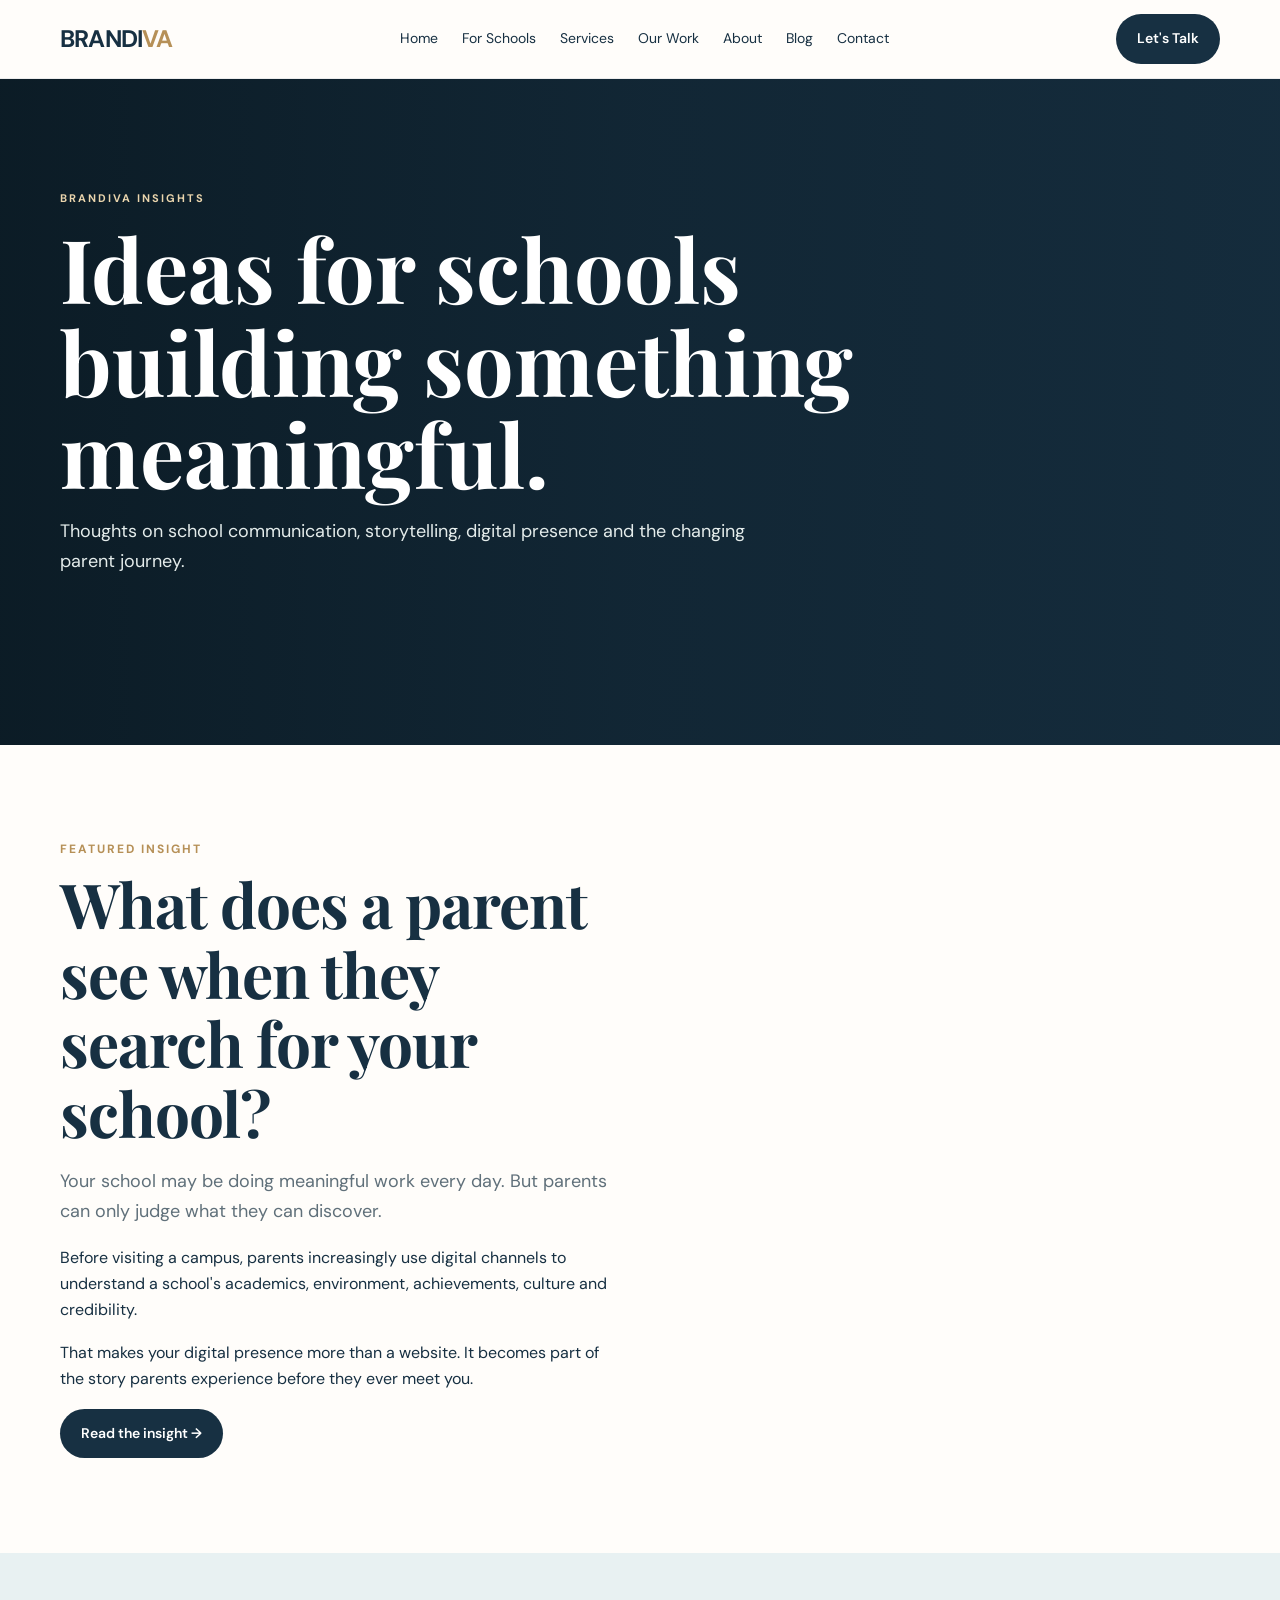
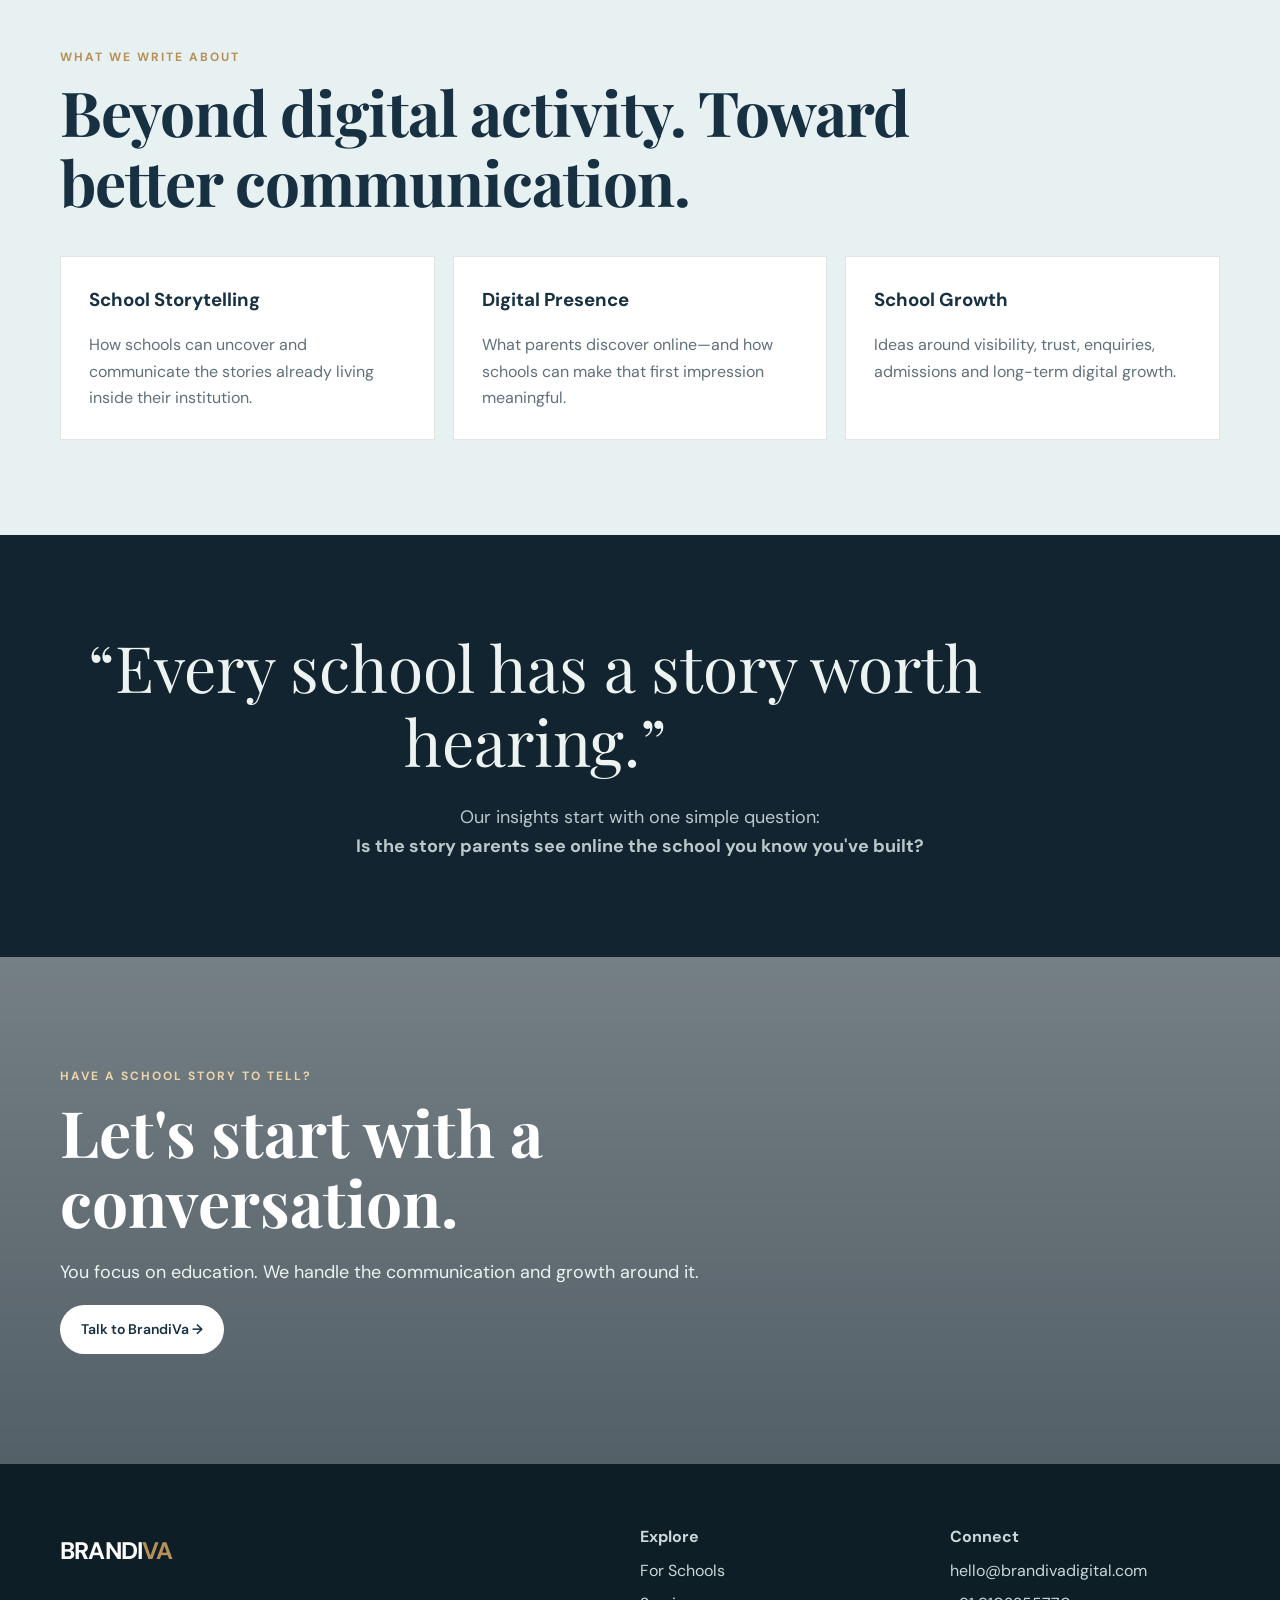
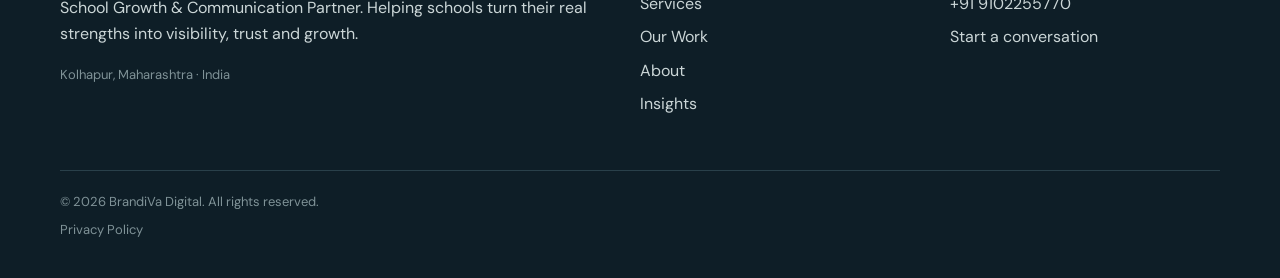
<file: blog.html>
<!doctype html>
<html lang="en">

<head>

  <meta charset="utf-8">
  <meta name="viewport" content="width=device-width,initial-scale=1">

  <title>Insights | BrandiVa Digital</title>

  <meta
    name="description"
    content="Ideas and insights from BrandiVa on school communication, storytelling, digital presence and growth."
  >

  <link rel="stylesheet" href="style.css">

</head>

<body>

<script src="header.js"></script>

<main>


<!-- =========================
     HERO
========================= -->

<section class="pagehero visual">

  <div class="container">

    <div class="eyebrow">
      BRANDIVA INSIGHTS
    </div>

    <h1>
      Ideas for schools
      <br>
      <strong>building something meaningful.</strong>
    </h1>

    <p class="lead">
      Thoughts on school communication, storytelling,
      digital presence and the changing parent journey.
    </p>

  </div>

</section>


<!-- =========================
     FEATURED INSIGHT
========================= -->

<section class="section">

  <div class="container story">

    <div>

      <div class="kicker">
        FEATURED INSIGHT
      </div>

      <h2>
        What does a parent see
        when they search for your school?
      </h2>

      <p class="lead">
        Your school may be doing meaningful work every day.
        But parents can only judge what they can discover.
      </p>

      <p>
        Before visiting a campus, parents increasingly use
        digital channels to understand a school's academics,
        environment, achievements, culture and credibility.
      </p>

      <p>
        That makes your digital presence more than a website.
        It becomes part of the story parents experience
        before they ever meet you.
      </p>

      <a
        class="btn"
        href="school-website-2026.html"> 

        Read the insight →

      </a>

    </div>


    <div
      class="story-img"
      style="background-image:url('https://images.unsplash.com/photo-1516321318423-f06f85e504b3?auto=format&fit=crop&w=1400&q=90')">
    </div>

  </div>

</section>


<!-- =========================
     BRANDIVA THINKING
========================= -->

<section class="section alt">

  <div class="container">

    <div class="kicker">
      WHAT WE WRITE ABOUT
    </div>

    <h2>
      Beyond digital activity.
      Toward better communication.
    </h2>

    <div class="grid">


      <div class="card">

        <h3>
          School Storytelling
        </h3>

        <p>
          How schools can uncover and communicate
          the stories already living inside their institution.
        </p>

      </div>


      <div class="card">

        <h3>
          Digital Presence
        </h3>

        <p>
          What parents discover online—and how schools
          can make that first impression meaningful.
        </p>

      </div>


      <div class="card">

        <h3>
          School Growth
        </h3>

        <p>
          Ideas around visibility, trust, enquiries,
          admissions and long-term digital growth.
        </p>

      </div>


    </div>

  </div>

</section>


<!-- =========================
     PHILOSOPHY
========================= -->

<section class="section dark">

  <div class="container center">

    <div class="quote">
      “Every school has a story worth hearing.”
    </div>

    <p
      class="lead"
      style="color:#b9c8c9;max-width:700px;margin:25px auto 0">

      Our insights start with one simple question:
      <br>
      <strong>
        Is the story parents see online the school
        you know you've built?
      </strong>

    </p>

  </div>

</section>


<!-- =========================
     CTA
========================= -->

<section class="cta">

  <div class="container">

    <div class="kicker" style="color:#ead5ad">
      HAVE A SCHOOL STORY TO TELL?
    </div>

    <h2>
      Let's start with a conversation.
    </h2>

    <p style="max-width:650px;font-size:18px">

      You focus on education.
      We handle the communication and growth around it.

    </p>

    <a
      class="btn light"
      href="contact.html">

      Talk to BrandiVa →

    </a>

  </div>

</section>


</main>

<script src="footer.js"></script>

</body>
</html>
</file>
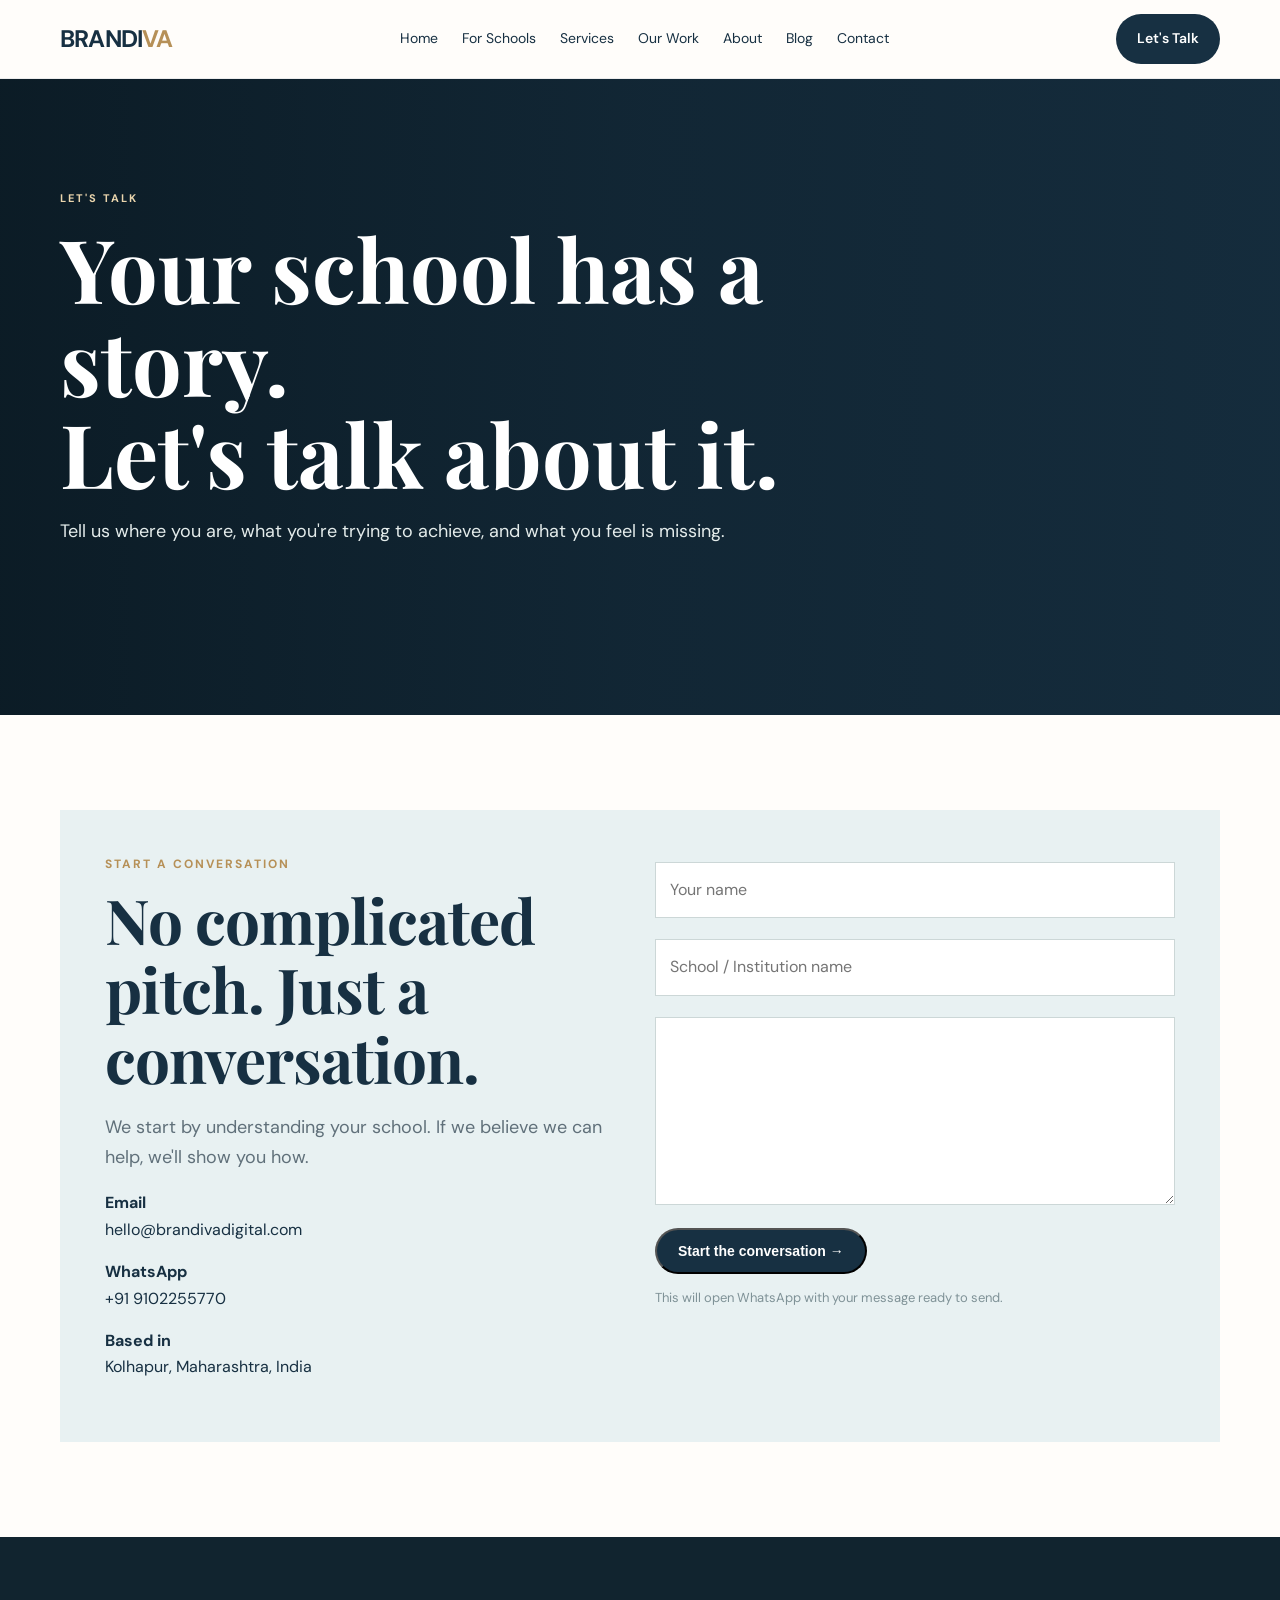
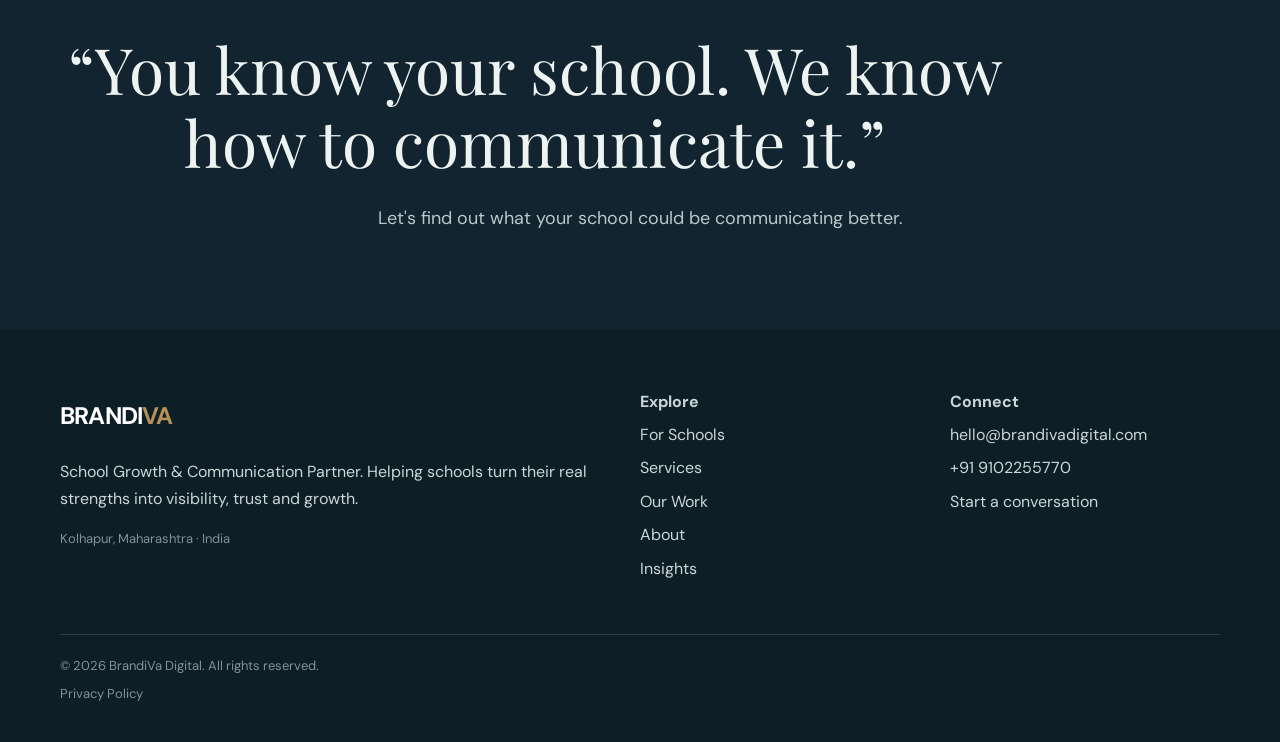
<file: contact.html>
<!doctype html>
<html lang="en">

<head>

  <meta charset="utf-8">
  <meta name="viewport" content="width=device-width,initial-scale=1">

  <title>Let's Talk | BrandiVa Digital</title>

  <meta
    name="description"
    content="Start a conversation with BrandiVa, a school growth and communication partner."
  >

  <link rel="stylesheet" href="style.css">

</head>

<body>

<script src="header.js"></script>

<main>


<!-- =========================
     HERO
========================= -->

<section class="pagehero visual contact-hero">

  <div class="container">

    <div class="eyebrow">
      LET'S TALK
    </div>

    <h1>
      Your school has a story.
      <br>
      Let's talk about it.
    </h1>

    <p class="lead">
      Tell us where you are, what you're trying to achieve,
      and what you feel is missing.
    </p>

  </div>

</section>


<!-- =========================
     CONVERSATION
========================= -->

<section class="section">

  <div class="container contactbox">

    <div>

      <div class="kicker">
        START A CONVERSATION
      </div>

      <h2>
        No complicated pitch.
        Just a conversation.
      </h2>

      <p class="lead">
        We start by understanding your school.
        If we believe we can help, we'll show you how.
      </p>


      <p>
        <strong>Email</strong><br>
        <a href="mailto:hello@brandivadigital.com">
          hello@brandivadigital.com
        </a>
      </p>


      <p>
        <strong>WhatsApp</strong><br>
        <a href="https://wa.me/919102255770" target="_blank">
          +91 9102255770
        </a>
      </p>


      <p>
        <strong>Based in</strong><br>
        Kolhapur, Maharashtra, India
      </p>

    </div>


    <!-- =========================
         SIMPLE FORM
    ========================= -->

    <form
      class="form"
      onsubmit="return sendWhatsApp(event)">

      <input
        id="name"
        name="name"
        placeholder="Your name"
        required
      >

      <input
        id="school"
        name="school"
        placeholder="School / Institution name"
      >

      <textarea
        id="message"
        name="message"
        rows="6"
        placeholder="What would you like to talk about?"
        required>
      </textarea>

      <button
        class="btn"
        type="submit">

        Start the conversation →

      </button>

      <p class="small">
        This will open WhatsApp with your message ready to send.
      </p>

    </form>

  </div>

</section>


<!-- =========================
     FINAL THOUGHT
========================= -->

<section class="section dark">

  <div class="container center">

    <div class="quote">
      “You know your school.
      We know how to communicate it.”
    </div>

    <p
      class="lead"
      style="color:#b9c8c9;max-width:650px;margin:25px auto 0">

      Let's find out what your school could be
      communicating better.

    </p>

  </div>

</section>


</main>


<script src="footer.js"></script>


<script>

function sendWhatsApp(e) {

  e.preventDefault();

  const name =
    document.getElementById('name').value;

  const school =
    document.getElementById('school').value;

  const message =
    document.getElementById('message').value;


  const text =
`Hello BrandiVa,

My name is ${name}.
School / Institution: ${school}

I'd like to discuss:
${message}`;


  window.open(
    'https://wa.me/919102255770?text='
    + encodeURIComponent(text),
    '_blank'
  );

  return false;

}

</script>

</body>
</html>
</file>
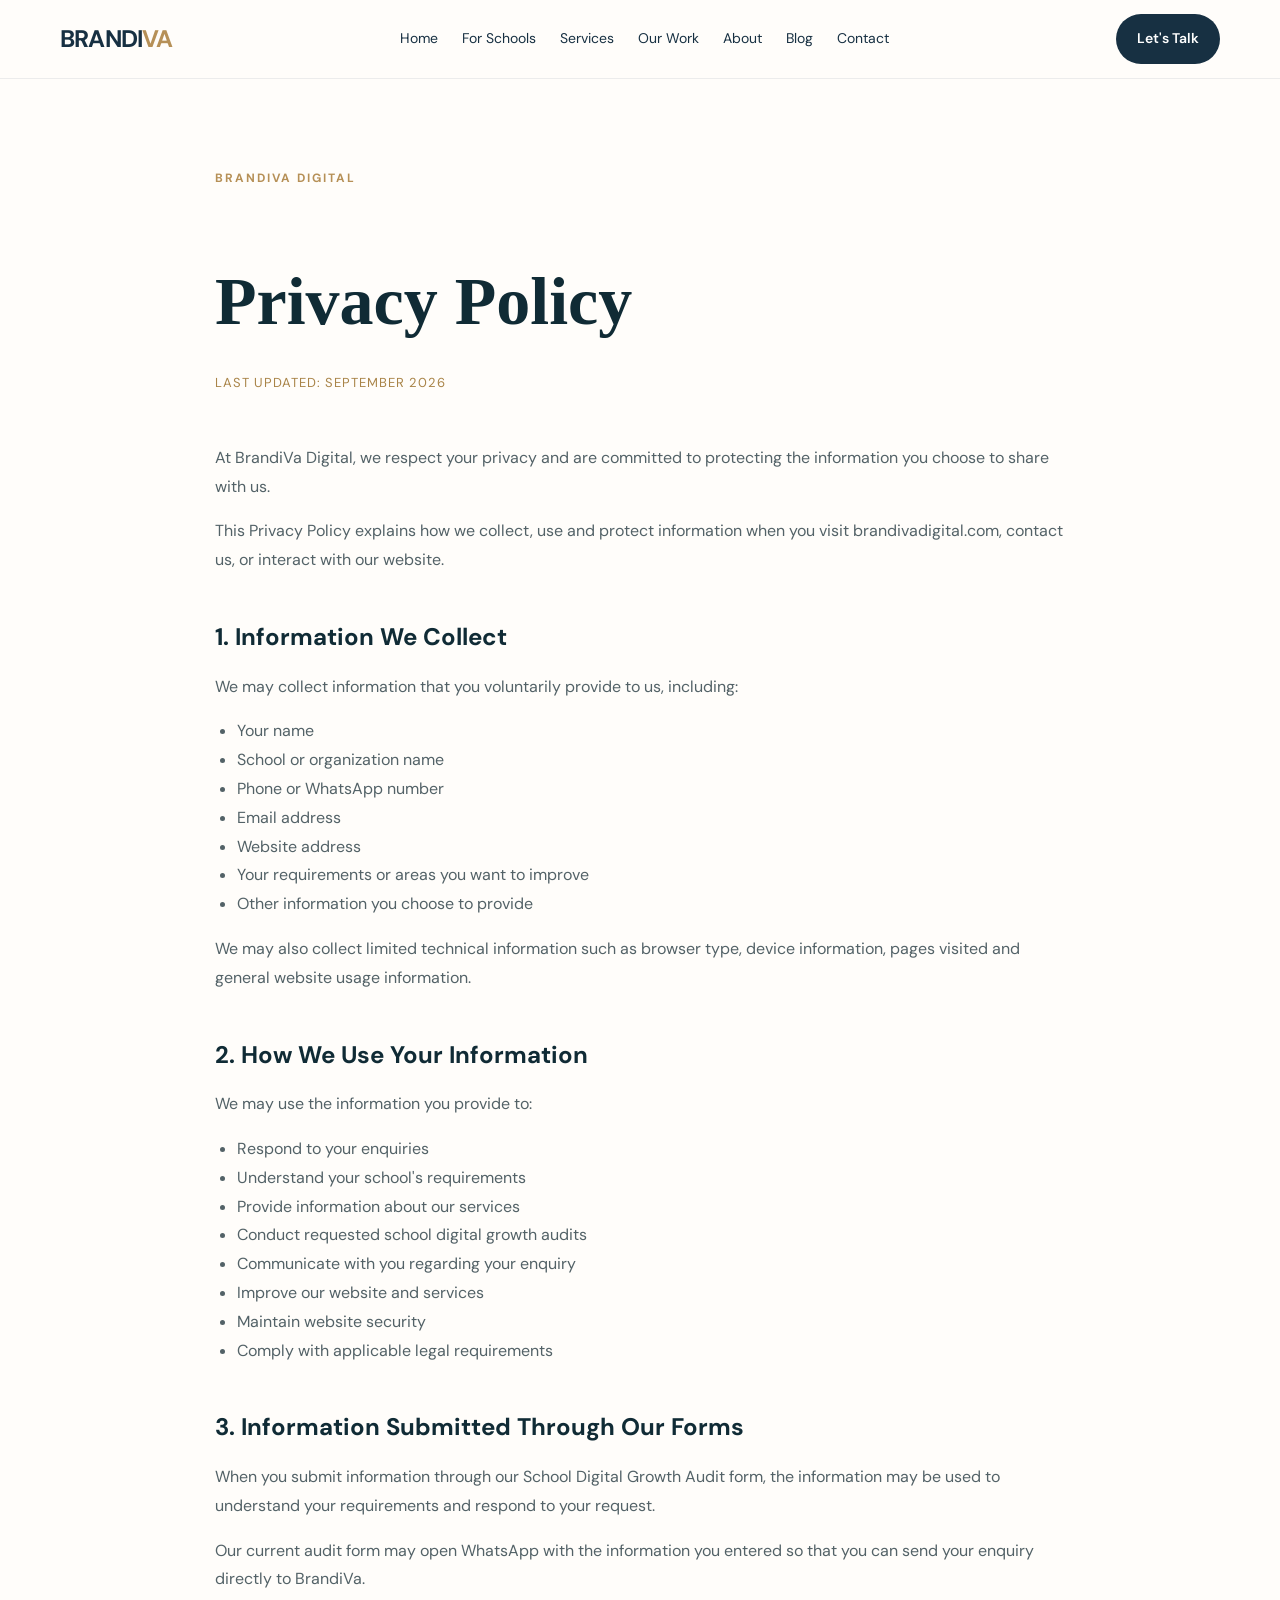
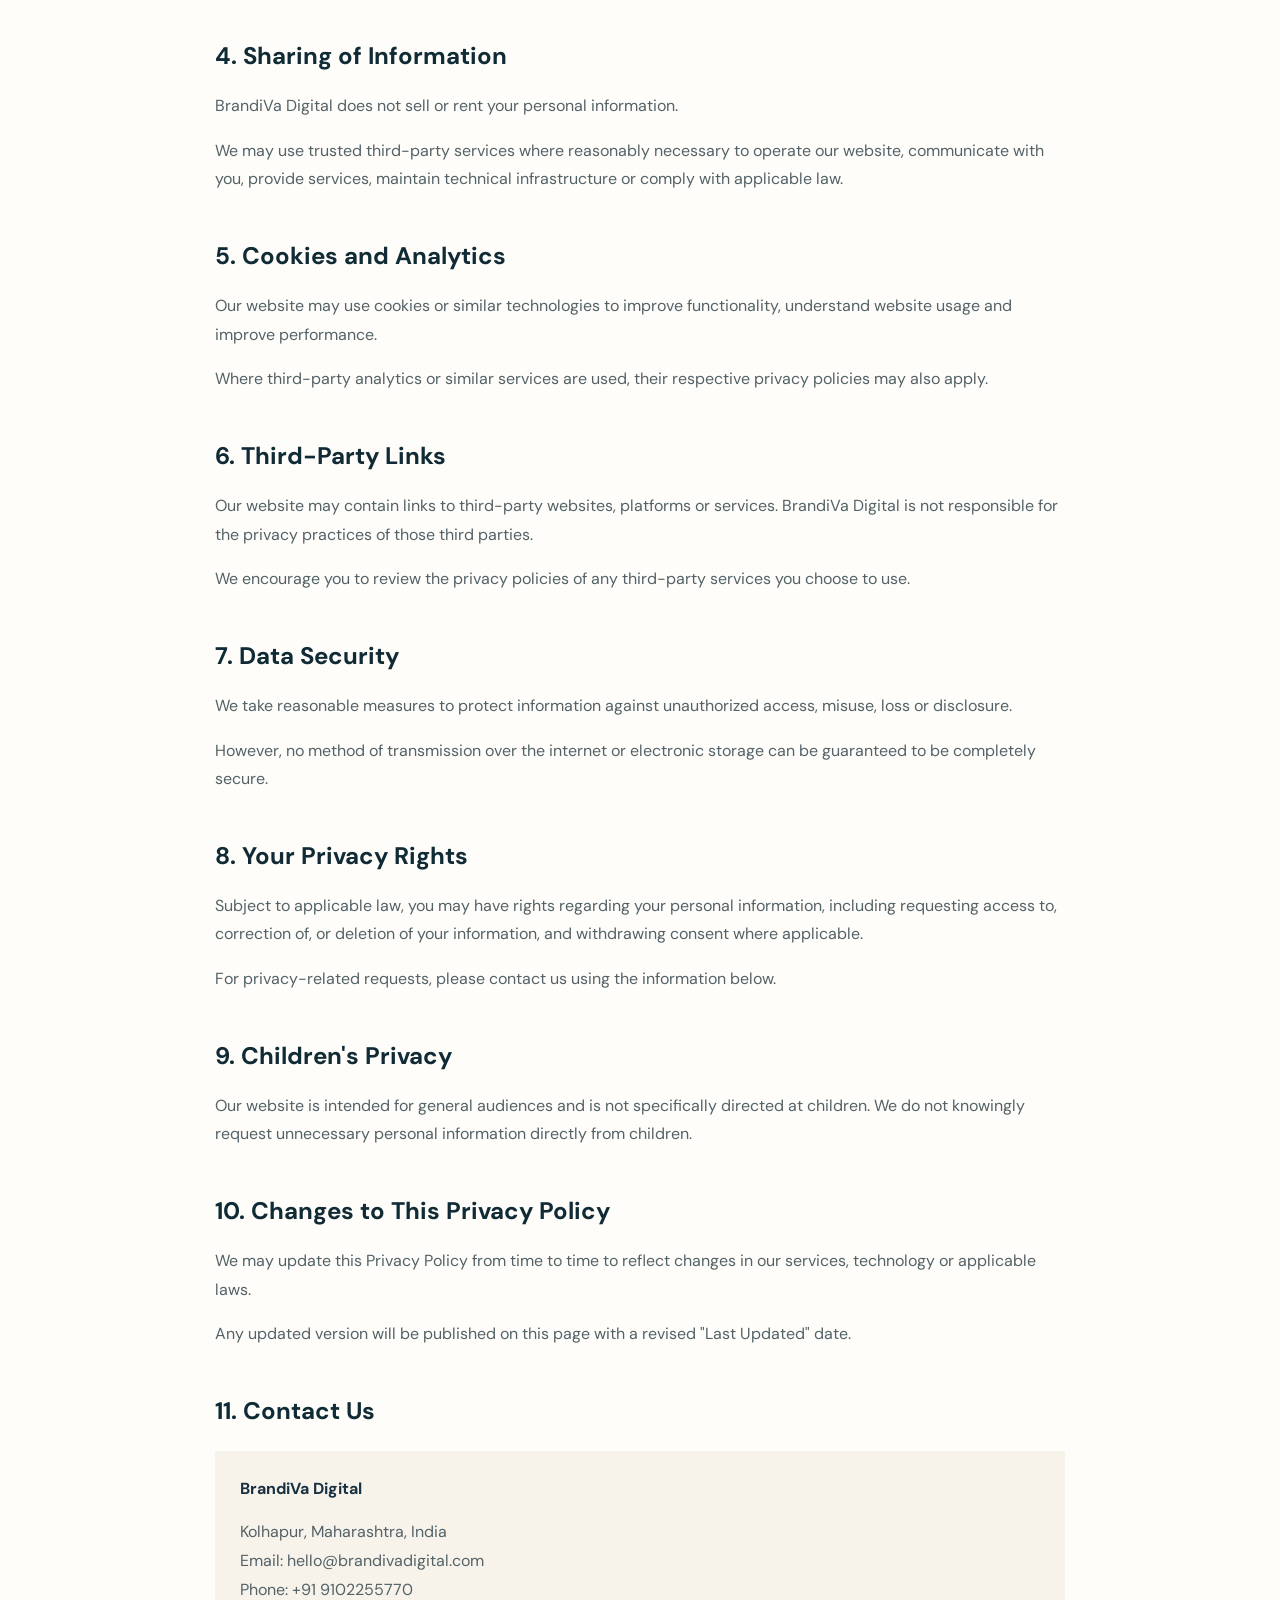
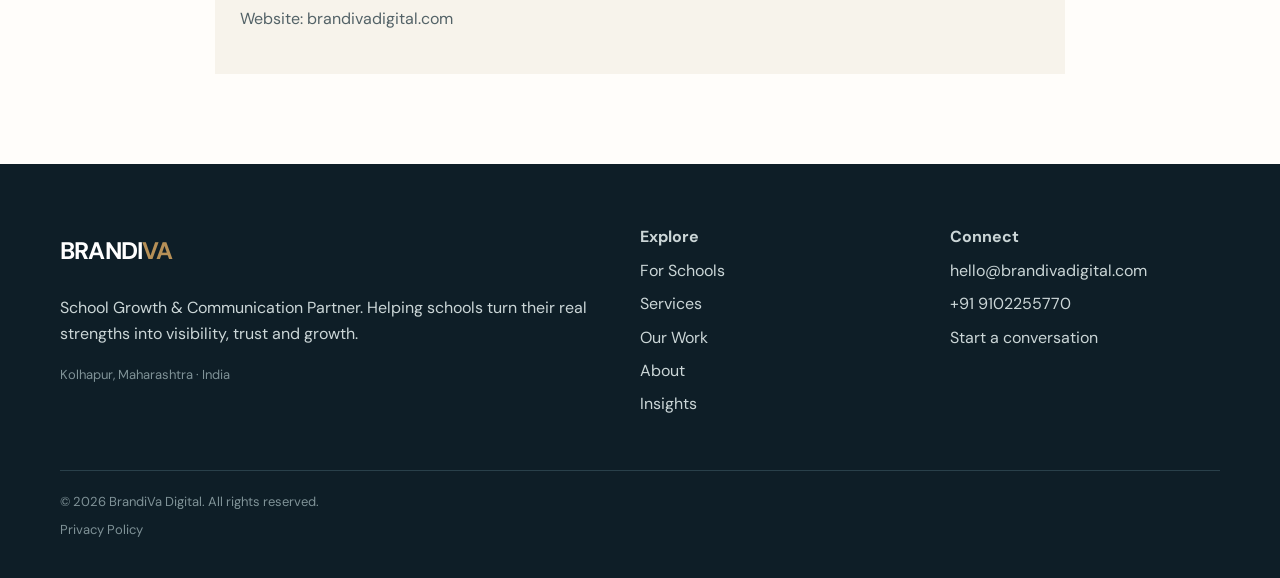
<file: privacy-policy.html>
<!DOCTYPE html>
<html lang="en">
<head>
  <meta charset="utf-8">
  <meta name="viewport" content="width=device-width, initial-scale=1">

  <title>Privacy Policy | BrandiVa Digital</title>

  <meta
    name="description"
    content="Privacy Policy for BrandiVa Digital."
  >

  <link rel="stylesheet" href="style.css">

  <style>
    .privacy-page {
      max-width: 900px;
      margin: 0 auto;
      padding: 90px 25px;
    }

    .privacy-page h1 {
      font-family: Georgia, "Times New Roman", serif;
      font-size: clamp(42px, 6vw, 68px);
      color: #102b35;
      margin-bottom: 15px;
    }

    .privacy-date {
      color: #a98448;
      font-size: 13px;
      letter-spacing: 1px;
      text-transform: uppercase;
      margin-bottom: 50px;
    }

    .privacy-page h2 {
      color: #102b35;
      margin-top: 42px;
      margin-bottom: 14px;
    }

    .privacy-page p,
    .privacy-page li {
      color: #536267;
      font-size: 16px;
      line-height: 1.8;
    }

    .privacy-page ul {
      padding-left: 22px;
    }

    .privacy-contact {
      background: #f7f3eb;
      padding: 25px;
      margin-top: 20px;
    }
  </style>
</head>

<body>

<script src="header.js"></script>

<main>

  <section class="privacy-page">

    <div class="kicker">BRANDIVA DIGITAL</div>

    <h1>Privacy Policy</h1>

    <div class="privacy-date">
      Last Updated: September 2026
    </div>

    <p>
      At BrandiVa Digital, we respect your privacy and are committed
      to protecting the information you choose to share with us.
    </p>

    <p>
      This Privacy Policy explains how we collect, use and protect
      information when you visit brandivadigital.com, contact us,
      or interact with our website.
    </p>


    <h2>1. Information We Collect</h2>

    <p>
      We may collect information that you voluntarily provide to us,
      including:
    </p>

    <ul>
      <li>Your name</li>
      <li>School or organization name</li>
      <li>Phone or WhatsApp number</li>
      <li>Email address</li>
      <li>Website address</li>
      <li>Your requirements or areas you want to improve</li>
      <li>Other information you choose to provide</li>
    </ul>

    <p>
      We may also collect limited technical information such as
      browser type, device information, pages visited and general
      website usage information.
    </p>


    <h2>2. How We Use Your Information</h2>

    <p>
      We may use the information you provide to:
    </p>

    <ul>
      <li>Respond to your enquiries</li>
      <li>Understand your school's requirements</li>
      <li>Provide information about our services</li>
      <li>Conduct requested school digital growth audits</li>
      <li>Communicate with you regarding your enquiry</li>
      <li>Improve our website and services</li>
      <li>Maintain website security</li>
      <li>Comply with applicable legal requirements</li>
    </ul>


    <h2>3. Information Submitted Through Our Forms</h2>

    <p>
      When you submit information through our School Digital Growth
      Audit form, the information may be used to understand your
      requirements and respond to your request.
    </p>

    <p>
      Our current audit form may open WhatsApp with the information
      you entered so that you can send your enquiry directly to
      BrandiVa.
    </p>


    <h2>4. Sharing of Information</h2>

    <p>
      BrandiVa Digital does not sell or rent your personal information.
    </p>

    <p>
      We may use trusted third-party services where reasonably
      necessary to operate our website, communicate with you,
      provide services, maintain technical infrastructure or
      comply with applicable law.
    </p>


    <h2>5. Cookies and Analytics</h2>

    <p>
      Our website may use cookies or similar technologies to improve
      functionality, understand website usage and improve performance.
    </p>

    <p>
      Where third-party analytics or similar services are used,
      their respective privacy policies may also apply.
    </p>


    <h2>6. Third-Party Links</h2>

    <p>
      Our website may contain links to third-party websites,
      platforms or services. BrandiVa Digital is not responsible
      for the privacy practices of those third parties.
    </p>

    <p>
      We encourage you to review the privacy policies of any
      third-party services you choose to use.
    </p>


    <h2>7. Data Security</h2>

    <p>
      We take reasonable measures to protect information against
      unauthorized access, misuse, loss or disclosure.
    </p>

    <p>
      However, no method of transmission over the internet or
      electronic storage can be guaranteed to be completely secure.
    </p>


    <h2>8. Your Privacy Rights</h2>

    <p>
      Subject to applicable law, you may have rights regarding your
      personal information, including requesting access to,
      correction of, or deletion of your information, and withdrawing
      consent where applicable.
    </p>

    <p>
      For privacy-related requests, please contact us using the
      information below.
    </p>


    <h2>9. Children's Privacy</h2>

    <p>
      Our website is intended for general audiences and is not
      specifically directed at children. We do not knowingly request
      unnecessary personal information directly from children.
    </p>


    <h2>10. Changes to This Privacy Policy</h2>

    <p>
      We may update this Privacy Policy from time to time to reflect
      changes in our services, technology or applicable laws.
    </p>

    <p>
      Any updated version will be published on this page with a
      revised "Last Updated" date.
    </p>


    <h2>11. Contact Us</h2>

    <div class="privacy-contact">

      <strong>BrandiVa Digital</strong>

      <p>
        Kolhapur, Maharashtra, India<br>
        Email: hello@brandivadigital.com<br>
        Phone: +91 9102255770<br>
        Website: brandivadigital.com
      </p>

    </div>

  </section>

</main>

<script src="footer.js"></script>

</body>
</html>
</file>
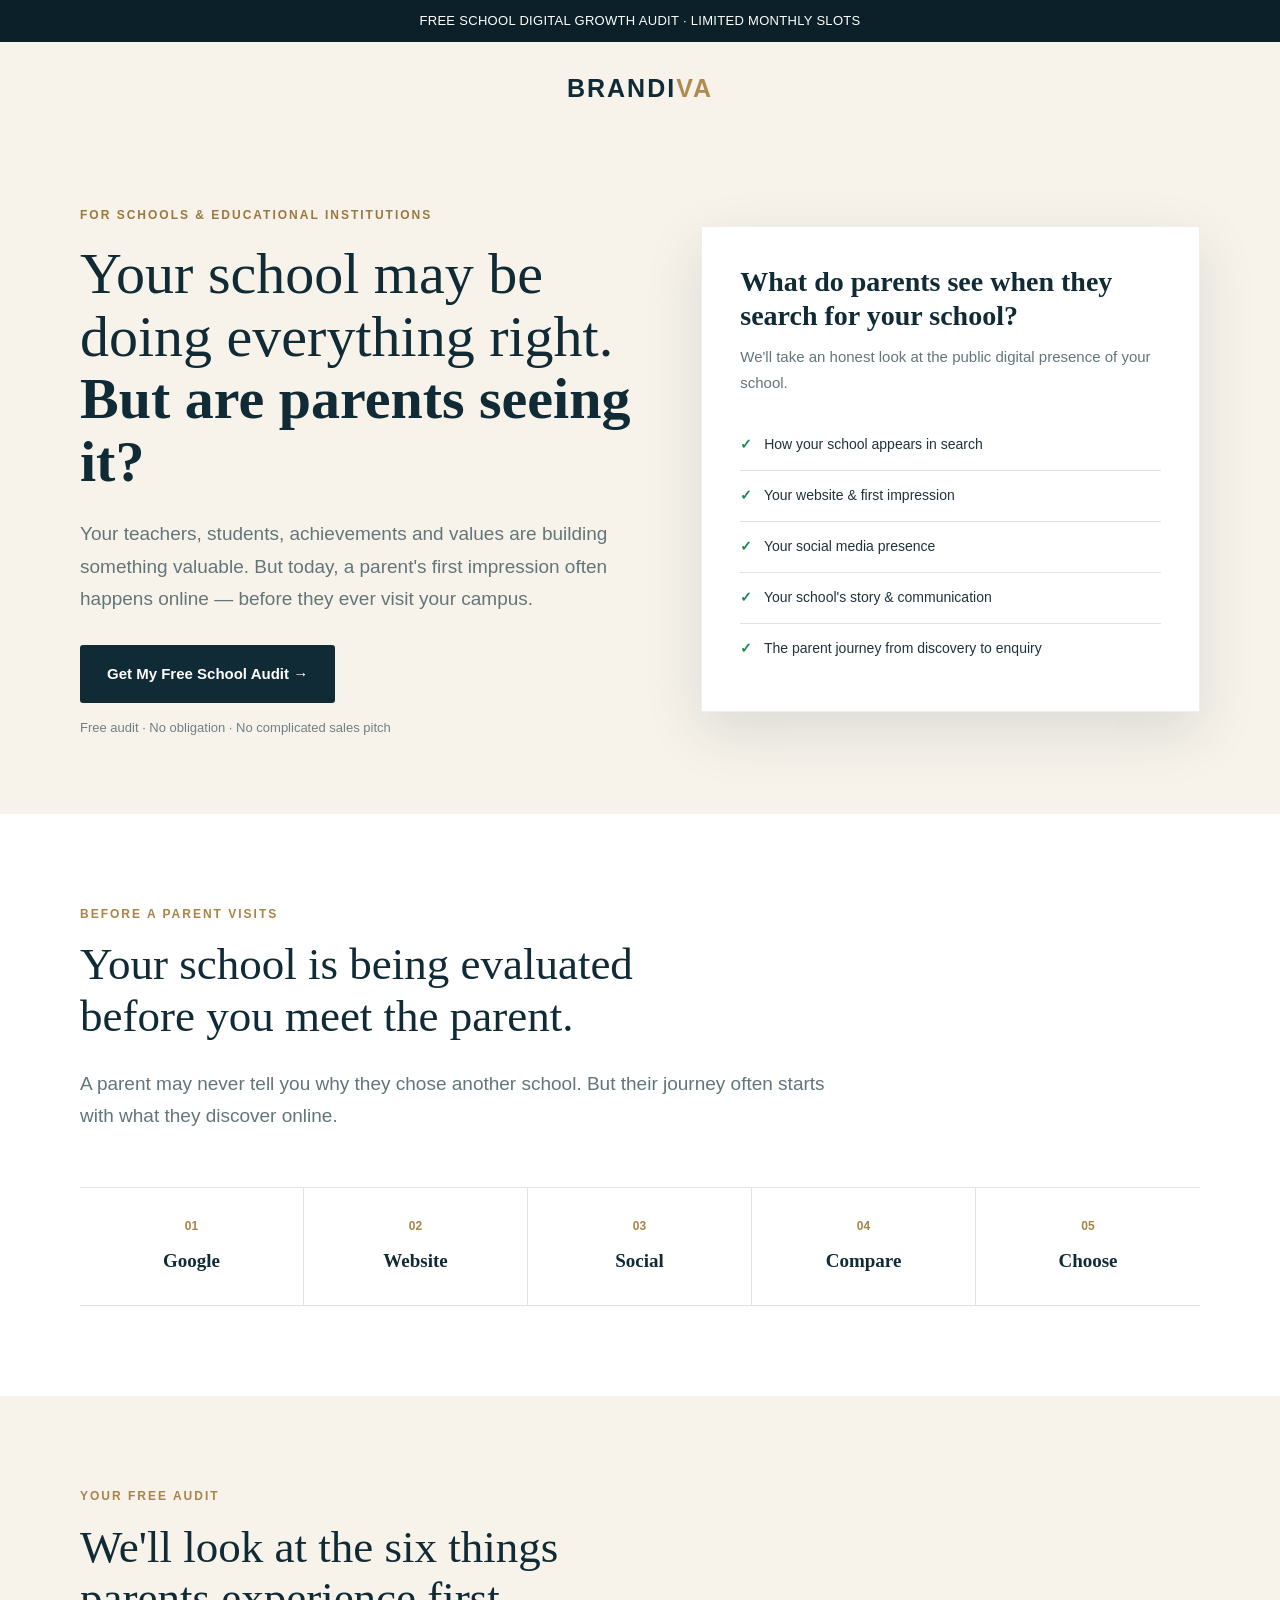
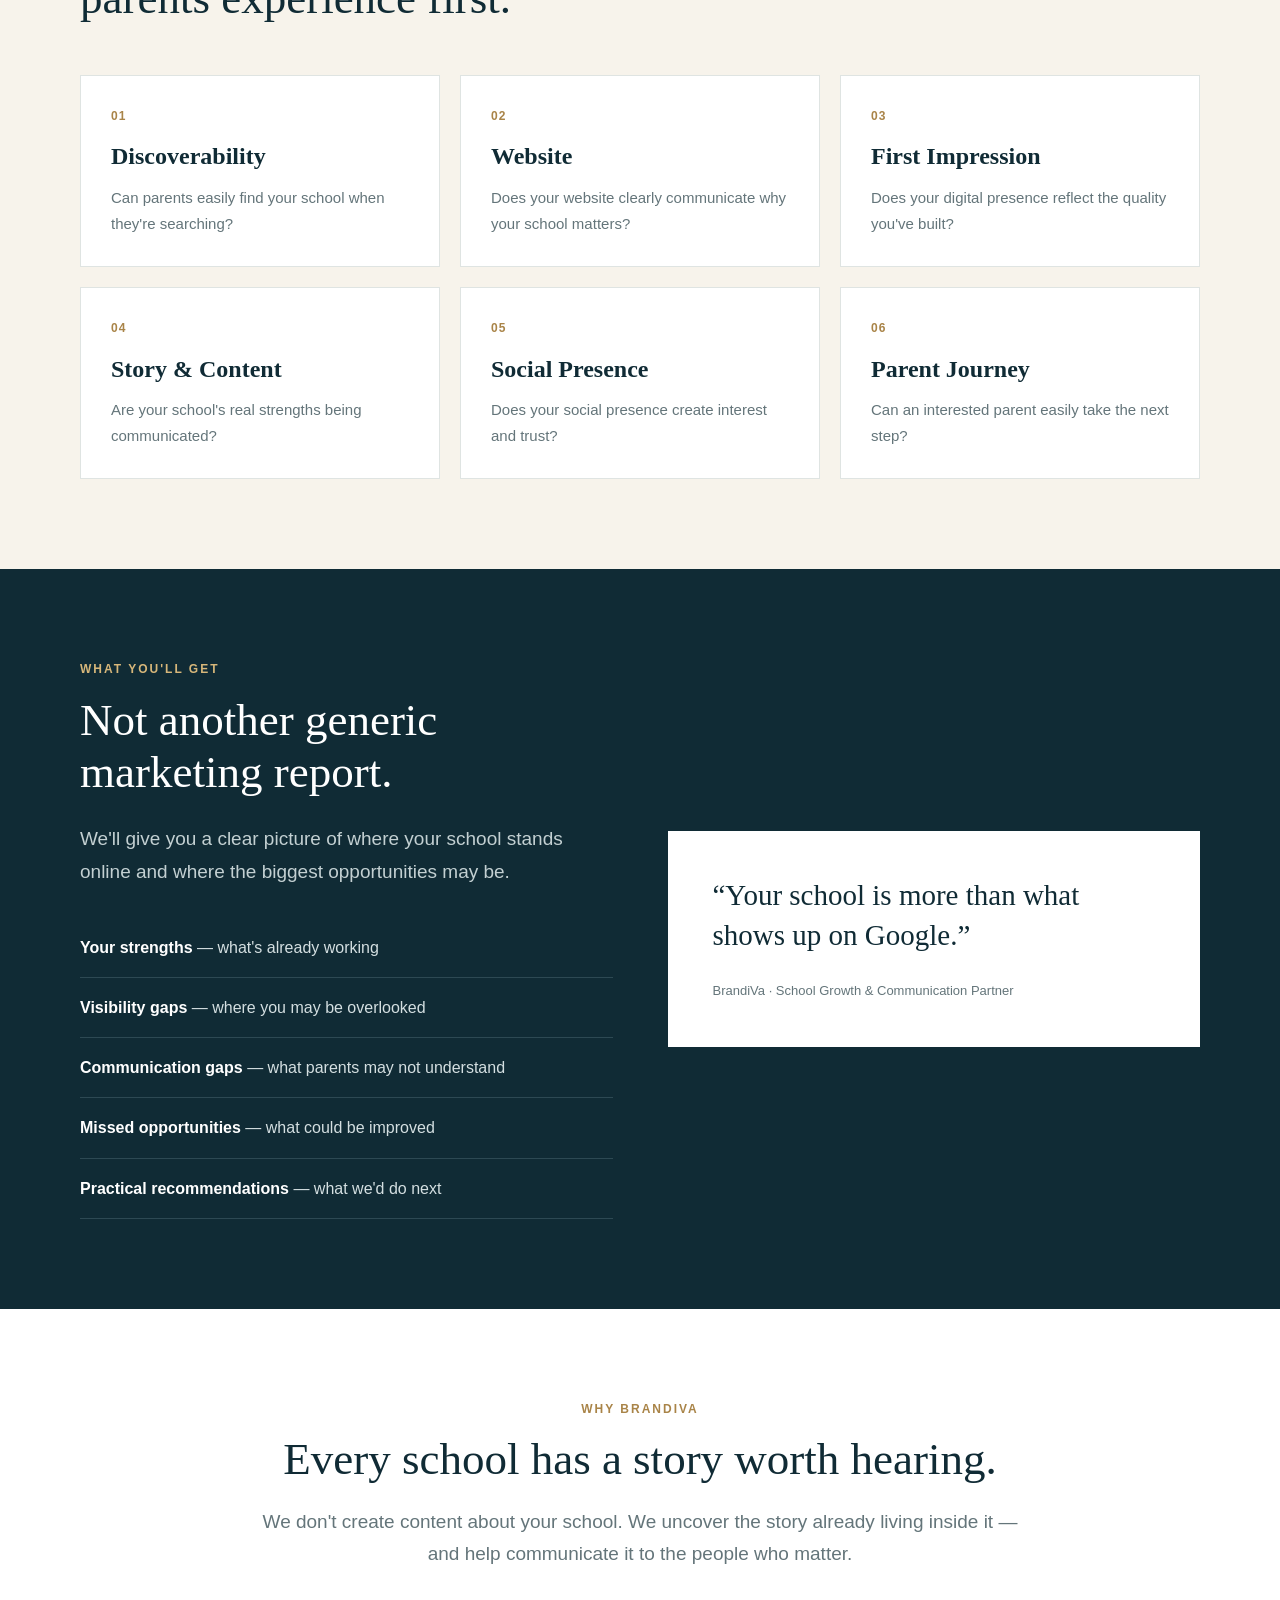
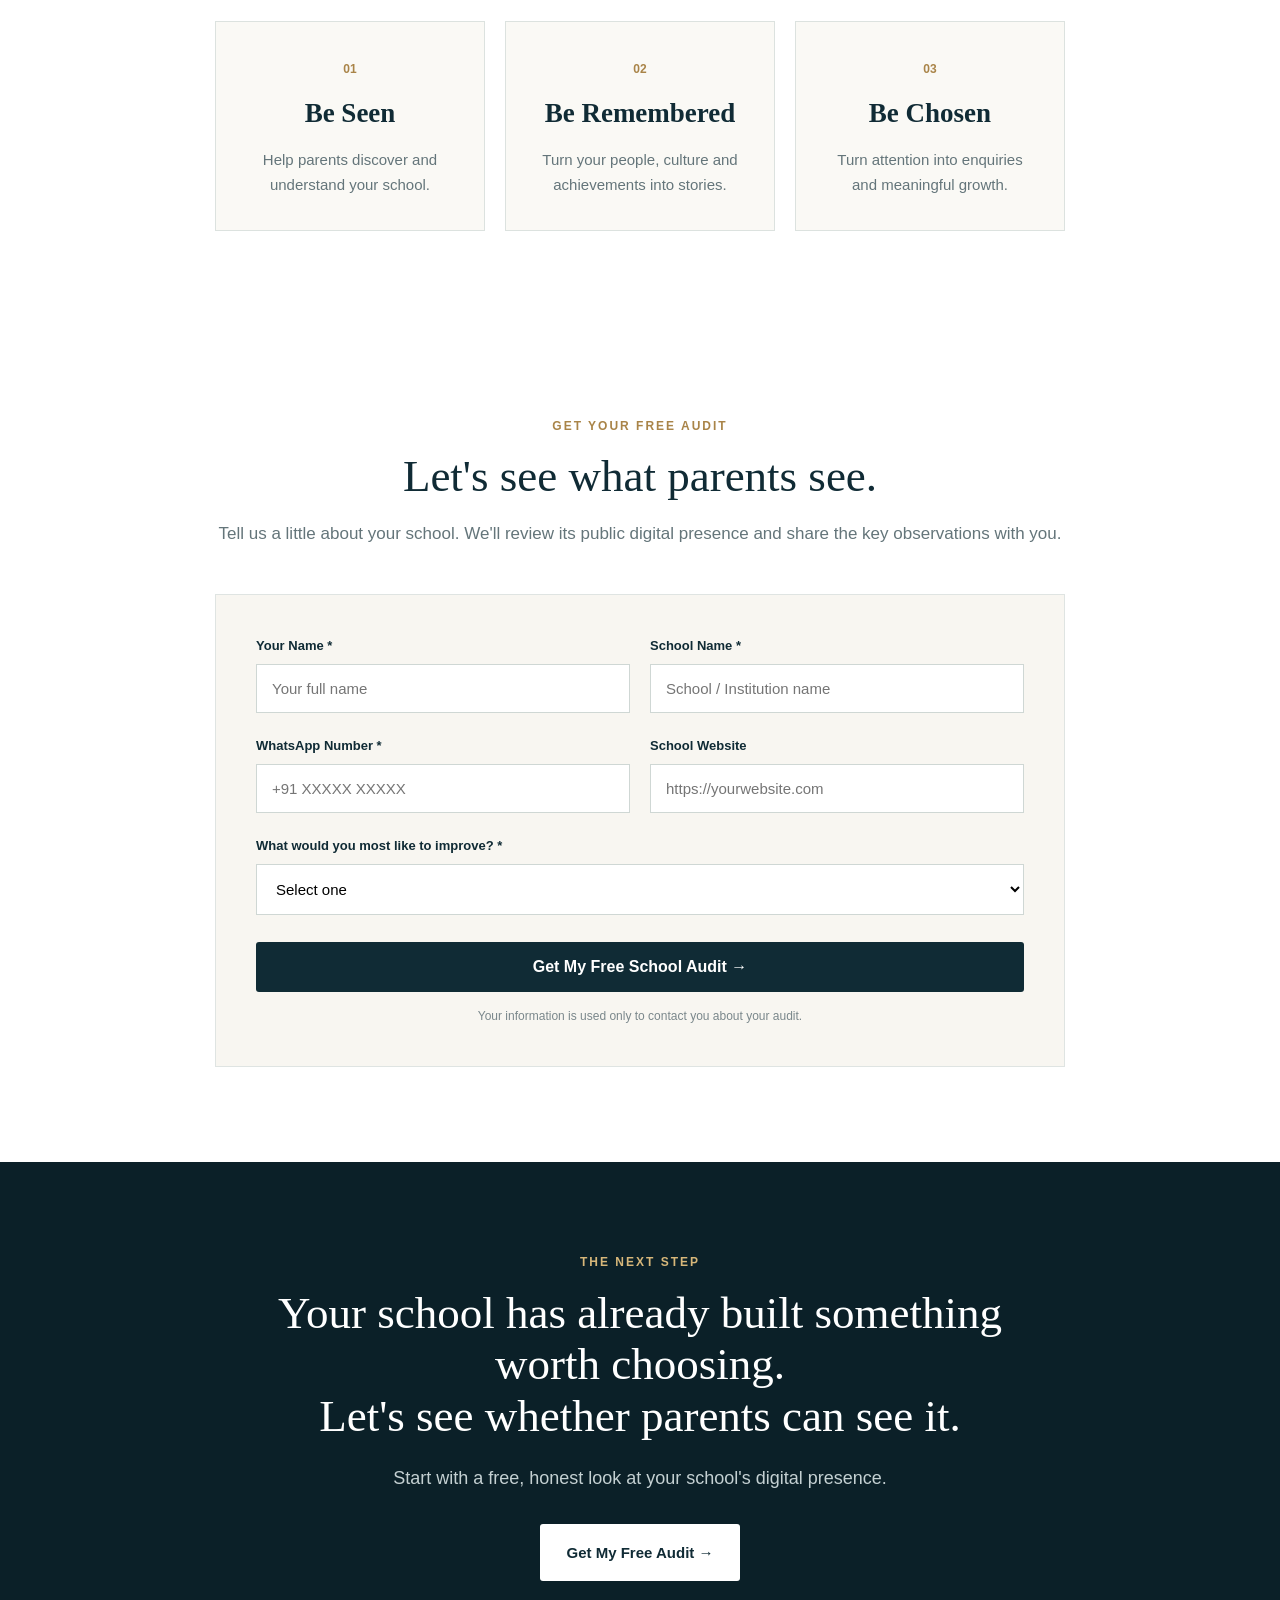
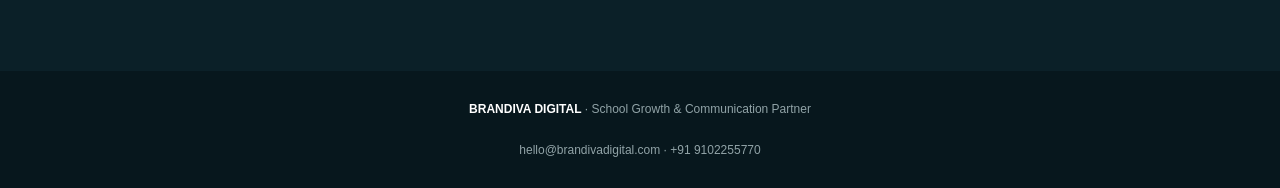
<file: school-growth.html>
<!doctype html>
<html lang="en">

<head>
  <meta charset="utf-8">

  <meta name="viewport" content="width=device-width, initial-scale=1">

  <title>Free School Digital Growth Audit | BrandiVa</title>

  <meta
    name="description"
    content="Find out what parents see when they search for your school. Get a free School Digital Growth Audit from BrandiVa."
  >

  <style>

    :root{
      --navy:#102b35;
      --deep:#0b2028;
      --cream:#f7f3eb;
      --gold:#d7b77a;
      --text:#20333a;
      --muted:#64757a;
      --white:#ffffff;
      --line:#dfe4e2;
      --green:#198754;
    }

    *{
      box-sizing:border-box;
    }

    html{
      scroll-behavior:smooth;
    }

    body{
      margin:0;
      font-family:Arial, Helvetica, sans-serif;
      color:var(--text);
      background:var(--cream);
      line-height:1.7;
    }

    a{
      text-decoration:none;
      color:inherit;
    }

    .container{
      width:min(1120px,92%);
      margin:auto;
    }

    /* TOP BAR */

    .topbar{
      background:var(--deep);
      color:#fff;
      text-align:center;
      padding:10px 15px;
      font-size:13px;
      letter-spacing:.3px;
    }

    /* LOGO */

    .brand{
      padding:25px 0;
      text-align:center;
      background:var(--cream);
    }

    .logo{
      font-size:25px;
      font-weight:800;
      letter-spacing:2px;
      color:var(--navy);
    }

    .logo span{
      color:#b08b4f;
    }

    /* HERO */

    .hero{
      background:var(--cream);
      padding:65px 0 75px;
    }

    .hero-inner{
      display:grid;
      grid-template-columns:1.05fr .95fr;
      gap:70px;
      align-items:center;
    }

    .eyebrow{
      display:inline-block;
      font-size:12px;
      font-weight:700;
      letter-spacing:2px;
      text-transform:uppercase;
      color:#9a7840;
      margin-bottom:18px;
    }

    h1{
      font-family:Georgia, "Times New Roman", serif;
      font-size:58px;
      line-height:1.08;
      font-weight:400;
      color:var(--navy);
      margin:0 0 25px;
    }

    h1 strong{
      font-weight:700;
    }

    .hero-text{
      font-size:19px;
      color:var(--muted);
      max-width:650px;
      margin-bottom:30px;
    }

    .hero-note{
      font-size:13px;
      color:#718085;
      margin-top:14px;
    }

    .btn{
      display:inline-block;
      background:var(--navy);
      color:#fff;
      padding:16px 27px;
      border-radius:3px;
      font-weight:700;
      font-size:15px;
      transition:.2s ease;
    }

    .btn:hover{
      transform:translateY(-2px);
      opacity:.93;
    }

    /* HERO CARD */

    .audit-card{
      background:#fff;
      padding:38px;
      box-shadow:0 20px 55px rgba(16,43,53,.12);
      border:1px solid rgba(16,43,53,.08);
    }

    .audit-card h3{
      font-family:Georgia, "Times New Roman", serif;
      font-size:28px;
      line-height:1.2;
      color:var(--navy);
      margin:0 0 12px;
    }

    .audit-card p{
      color:var(--muted);
      margin:0 0 25px;
      font-size:15px;
    }

    .audit-list{
      list-style:none;
      padding:0;
      margin:0;
    }

    .audit-list li{
      padding:13px 0;
      border-bottom:1px solid var(--line);
      font-size:14px;
    }

    .audit-list li:last-child{
      border-bottom:0;
    }

    .check{
      color:var(--green);
      font-weight:bold;
      margin-right:8px;
    }

    /* SECTION */

    .section{
      padding:90px 0;
    }

    .section.white{
      background:#fff;
    }

    .section.dark{
      background:var(--navy);
      color:#fff;
    }

    .kicker{
      font-size:12px;
      font-weight:700;
      letter-spacing:2px;
      text-transform:uppercase;
      color:#a98448;
      margin-bottom:15px;
    }

    .dark .kicker{
      color:var(--gold);
    }

    h2{
      font-family:Georgia, "Times New Roman", serif;
      font-size:45px;
      line-height:1.15;
      font-weight:400;
      color:var(--navy);
      margin:0 0 25px;
    }

    .dark h2{
      color:#fff;
    }

    .lead{
      font-size:19px;
      color:var(--muted);
      max-width:760px;
    }

    .dark .lead{
      color:#c3d0d2;
    }

    /* JOURNEY */

    .journey{
      display:grid;
      grid-template-columns:repeat(5,1fr);
      margin-top:55px;
      border-top:1px solid var(--line);
      border-bottom:1px solid var(--line);
    }

    .journey-item{
      padding:28px 20px;
      border-right:1px solid var(--line);
      text-align:center;
    }

    .journey-item:last-child{
      border-right:0;
    }

    .journey-number{
      font-size:12px;
      color:#a98448;
      font-weight:bold;
      margin-bottom:8px;
    }

    .journey-item h3{
      font-family:Georgia, "Times New Roman", serif;
      font-size:19px;
      margin:0;
      color:var(--navy);
    }

    /* AUDIT AREAS */

    .audit-grid{
      display:grid;
      grid-template-columns:repeat(3,1fr);
      gap:20px;
      margin-top:50px;
    }

    .audit-box{
      background:#fff;
      padding:30px;
      border:1px solid var(--line);
    }

    .audit-box .number{
      font-size:12px;
      font-weight:bold;
      color:#a98448;
      letter-spacing:1px;
    }

    .audit-box h3{
      font-family:Georgia, "Times New Roman", serif;
      font-size:24px;
      color:var(--navy);
      margin:10px 0 8px;
    }

    .audit-box p{
      color:var(--muted);
      font-size:15px;
      margin:0;
    }

    /* RESULTS */

    .result-grid{
      display:grid;
      grid-template-columns:1fr 1fr;
      gap:55px;
      align-items:center;
    }

    .result-list{
      margin:30px 0 0;
      padding:0;
      list-style:none;
    }

    .result-list li{
      padding:16px 0;
      border-bottom:1px solid #2d4953;
      color:#d4dfe1;
    }

    .result-list li strong{
      color:#fff;
    }

    .quote{
      background:#fff;
      padding:45px;
      color:var(--navy);
    }

    .quote p{
      font-family:Georgia, "Times New Roman", serif;
      font-size:29px;
      line-height:1.35;
      margin:0;
    }

    .quote small{
      display:block;
      margin-top:25px;
      color:var(--muted);
      font-family:Arial, sans-serif;
      font-size:13px;
    }

    /* BRANDIVA */

    .brandiva{
      text-align:center;
      max-width:850px;
      margin:auto;
    }

    .brandiva h2{
      margin-bottom:20px;
    }

    .system{
      display:grid;
      grid-template-columns:repeat(3,1fr);
      gap:20px;
      margin-top:50px;
    }

    .system-box{
      padding:32px;
      border:1px solid #dce2df;
      background:#faf9f5;
    }

    .system-box span{
      font-size:12px;
      color:#a98448;
      font-weight:bold;
    }

    .system-box h3{
      font-family:Georgia, "Times New Roman", serif;
      font-size:27px;
      color:var(--navy);
      margin:10px 0;
    }

    .system-box p{
      color:var(--muted);
      font-size:15px;
      margin:0;
    }

    /* FORM */

    .form-section{
      background:#fff;
      padding:95px 0;
    }

    .form-wrap{
      max-width:850px;
      margin:auto;
    }

    .form-heading{
      text-align:center;
      margin-bottom:45px;
    }

    .form-heading h2{
      margin-bottom:15px;
    }

    .form-heading p{
      color:var(--muted);
      font-size:17px;
    }

    form{
      background:#f8f6f1;
      padding:40px;
      border:1px solid var(--line);
    }

    .field{
      margin-bottom:22px;
    }

    label{
      display:block;
      font-size:13px;
      font-weight:700;
      margin-bottom:7px;
      color:var(--navy);
    }

    input,
    select{
      width:100%;
      padding:15px;
      border:1px solid #cfd7d4;
      background:#fff;
      font-size:15px;
      font-family:Arial, Helvetica, sans-serif;
      outline:none;
    }

    input:focus,
    select:focus{
      border-color:var(--navy);
    }

    .form-row{
      display:grid;
      grid-template-columns:1fr 1fr;
      gap:20px;
    }

    .submit{
      width:100%;
      border:0;
      cursor:pointer;
      margin-top:5px;
      font-size:16px;
    }

    .privacy{
      text-align:center;
      font-size:12px;
      color:#7a878b;
      margin-top:14px;
    }

    /* FINAL CTA */

    .final{
      background:var(--deep);
      color:#fff;
      text-align:center;
      padding:90px 0;
    }

    .final h2{
      color:#fff;
      max-width:800px;
      margin:0 auto 20px;
    }

    .final p{
      color:#c4d0d2;
      max-width:650px;
      margin:0 auto 30px;
      font-size:18px;
    }

    .btn-light{
      background:#fff;
      color:var(--navy);
    }

    /* FOOTER */

    footer{
      background:#07171d;
      color:#91a3a7;
      text-align:center;
      padding:28px 15px;
      font-size:12px;
    }

    footer strong{
      color:#fff;
    }

    /* MOBILE */

    @media(max-width:800px){

      .hero{
        padding:45px 0 55px;
      }

      .hero-inner{
        grid-template-columns:1fr;
        gap:40px;
      }

      h1{
        font-size:42px;
      }

      h2{
        font-size:35px;
      }

      .hero-text{
        font-size:17px;
      }

      .audit-card{
        padding:28px;
      }

      .section,
      .form-section{
        padding:65px 0;
      }

      .journey{
        grid-template-columns:1fr;
      }

      .journey-item{
        border-right:0;
        border-bottom:1px solid var(--line);
      }

      .journey-item:last-child{
        border-bottom:0;
      }

      .audit-grid{
        grid-template-columns:1fr;
      }

      .result-grid{
        grid-template-columns:1fr;
        gap:35px;
      }

      .system{
        grid-template-columns:1fr;
      }

      .form-row{
        grid-template-columns:1fr;
        gap:0;
      }

      form{
        padding:25px;
      }

      .brand{
        padding:20px 0;
      }

    }

  </style>
</head>


<body>

  <div class="topbar">
    FREE SCHOOL DIGITAL GROWTH AUDIT · LIMITED MONTHLY SLOTS
  </div>


  <div class="brand">
    <div class="logo">
      BRANDI<span>VA</span>
    </div>
  </div>


  <!-- HERO -->

  <section class="hero">

    <div class="container hero-inner">

      <div>

        <div class="eyebrow">
          For Schools & Educational Institutions
        </div>

        <h1>
          Your school may be doing everything right.
          <br>
          <strong>But are parents seeing it?</strong>
        </h1>

        <p class="hero-text">
          Your teachers, students, achievements and values are building
          something valuable. But today, a parent's first impression
          often happens online — before they ever visit your campus.
        </p>

        <a href="#audit-form" class="btn">
          Get My Free School Audit →
        </a>

        <div class="hero-note">
          Free audit · No obligation · No complicated sales pitch
        </div>

      </div>


      <div class="audit-card">

        <h3>
          What do parents see when they search for your school?
        </h3>

        <p>
          We'll take an honest look at the public digital presence
          of your school.
        </p>

        <ul class="audit-list">

          <li>
            <span class="check">✓</span>
            How your school appears in search
          </li>

          <li>
            <span class="check">✓</span>
            Your website & first impression
          </li>

          <li>
            <span class="check">✓</span>
            Your social media presence
          </li>

          <li>
            <span class="check">✓</span>
            Your school's story & communication
          </li>

          <li>
            <span class="check">✓</span>
            The parent journey from discovery to enquiry
          </li>

        </ul>

      </div>

    </div>

  </section>


  <!-- PARENT JOURNEY -->

  <section class="section white">

    <div class="container">

      <div class="kicker">
        BEFORE A PARENT VISITS
      </div>

      <h2>
        Your school is being evaluated
        <br>
        before you meet the parent.
      </h2>

      <p class="lead">
        A parent may never tell you why they chose another school.
        But their journey often starts with what they discover online.
      </p>


      <div class="journey">

        <div class="journey-item">
          <div class="journey-number">01</div>
          <h3>Google</h3>
        </div>

        <div class="journey-item">
          <div class="journey-number">02</div>
          <h3>Website</h3>
        </div>

        <div class="journey-item">
          <div class="journey-number">03</div>
          <h3>Social</h3>
        </div>

        <div class="journey-item">
          <div class="journey-number">04</div>
          <h3>Compare</h3>
        </div>

        <div class="journey-item">
          <div class="journey-number">05</div>
          <h3>Choose</h3>
        </div>

      </div>

    </div>

  </section>


  <!-- AUDIT -->

  <section class="section">

    <div class="container">

      <div class="kicker">
        YOUR FREE AUDIT
      </div>

      <h2>
        We'll look at the six things
        <br>
        parents experience first.
      </h2>

      <div class="audit-grid">

        <div class="audit-box">
          <div class="number">01</div>
          <h3>Discoverability</h3>
          <p>
            Can parents easily find your school when they're searching?
          </p>
        </div>

        <div class="audit-box">
          <div class="number">02</div>
          <h3>Website</h3>
          <p>
            Does your website clearly communicate why your school matters?
          </p>
        </div>

        <div class="audit-box">
          <div class="number">03</div>
          <h3>First Impression</h3>
          <p>
            Does your digital presence reflect the quality you've built?
          </p>
        </div>

        <div class="audit-box">
          <div class="number">04</div>
          <h3>Story & Content</h3>
          <p>
            Are your school's real strengths being communicated?
          </p>
        </div>

        <div class="audit-box">
          <div class="number">05</div>
          <h3>Social Presence</h3>
          <p>
            Does your social presence create interest and trust?
          </p>
        </div>

        <div class="audit-box">
          <div class="number">06</div>
          <h3>Parent Journey</h3>
          <p>
            Can an interested parent easily take the next step?
          </p>
        </div>

      </div>

    </div>

  </section>


  <!-- WHAT THEY GET -->

  <section class="section dark">

    <div class="container result-grid">

      <div>

        <div class="kicker">
          WHAT YOU'LL GET
        </div>

        <h2>
          Not another generic
          marketing report.
        </h2>

        <p class="lead">
          We'll give you a clear picture of where your school
          stands online and where the biggest opportunities may be.
        </p>

        <ul class="result-list">

          <li>
            <strong>Your strengths</strong> — what's already working
          </li>

          <li>
            <strong>Visibility gaps</strong> — where you may be overlooked
          </li>

          <li>
            <strong>Communication gaps</strong> — what parents may not understand
          </li>

          <li>
            <strong>Missed opportunities</strong> — what could be improved
          </li>

          <li>
            <strong>Practical recommendations</strong> — what we'd do next
          </li>

        </ul>

      </div>


      <div class="quote">

        <p>
          “Your school is more than what shows up on Google.”
        </p>

        <small>
          BrandiVa · School Growth & Communication Partner
        </small>

      </div>

    </div>

  </section>


  <!-- BRANDIVA -->

  <section class="section white">

    <div class="container brandiva">

      <div class="kicker">
        WHY BRANDIVA
      </div>

      <h2>
        Every school has a story worth hearing.
      </h2>

      <p class="lead" style="margin:0 auto">
        We don't create content about your school.
        We uncover the story already living inside it —
        and help communicate it to the people who matter.
      </p>


      <div class="system">

        <div class="system-box">

          <span>01</span>

          <h3>Be Seen</h3>

          <p>
            Help parents discover and understand your school.
          </p>

        </div>


        <div class="system-box">

          <span>02</span>

          <h3>Be Remembered</h3>

          <p>
            Turn your people, culture and achievements into stories.
          </p>

        </div>


        <div class="system-box">

          <span>03</span>

          <h3>Be Chosen</h3>

          <p>
            Turn attention into enquiries and meaningful growth.
          </p>

        </div>

      </div>

    </div>

  </section>


  <!-- FORM -->

  <section class="form-section" id="audit-form">

    <div class="container form-wrap">

      <div class="form-heading">

        <div class="kicker">
          GET YOUR FREE AUDIT
        </div>

        <h2>
          Let's see what parents see.
        </h2>

        <p>
          Tell us a little about your school.
          We'll review its public digital presence and
          share the key observations with you.
        </p>

      </div>


      <form id="auditForm">

        <div class="form-row">

          <div class="field">

            <label for="name">
              Your Name *
            </label>

            <input
              type="text"
              id="name"
              name="name"
              placeholder="Your full name"
              required
            >

          </div>


          <div class="field">

            <label for="school">
              School Name *
            </label>

            <input
              type="text"
              id="school"
              name="school"
              placeholder="School / Institution name"
              required
            >

          </div>

        </div>


        <div class="form-row">

          <div class="field">

            <label for="phone">
              WhatsApp Number *
            </label>

            <input
              type="tel"
              id="phone"
              name="phone"
              placeholder="+91 XXXXX XXXXX"
              required
            >

          </div>


          <div class="field">

            <label for="website">
              School Website
            </label>

            <input
              type="url"
              id="website"
              name="website"
              placeholder="https://yourwebsite.com"
            >

          </div>

        </div>


        <div class="field">

          <label for="goal">
            What would you most like to improve? *
          </label>

          <select id="goal" name="goal" required>

            <option value="">
              Select one
            </option>

            <option>
              Website & Digital Presence
            </option>

            <option>
              Admissions & Enquiries
            </option>

            <option>
              Social Media & Content
            </option>

            <option>
              Brand & Communication
            </option>

            <option>
              Not sure — I want your recommendation
            </option>

          </select>

        </div>


        <button type="submit" class="btn submit">
          Get My Free School Audit →
        </button>

        <div class="privacy">
          Your information is used only to contact you about your audit.
        </div>

      </form>

    </div>

  </section>


  <!-- FINAL -->

  <section class="final">

    <div class="container">

      <div class="kicker" style="color:#d7b77a">
        THE NEXT STEP
      </div>

      <h2>
        Your school has already built something worth choosing.
        <br>
        Let's see whether parents can see it.
      </h2>

      <p>
        Start with a free, honest look at your school's
        digital presence.
      </p>

      <a href="#audit-form" class="btn btn-light">
        Get My Free Audit →
      </a>

    </div>

  </section>


  <footer>

    <strong>BRANDIVA DIGITAL</strong>
    · School Growth & Communication Partner
    <br><br>

    hello@brandivadigital.com · +91 9102255770

  </footer>


  <!-- WHATSAPP FORM -->

  <script>

    document.getElementById("auditForm").addEventListener("submit", function(e){

      e.preventDefault();

      const name =
        document.getElementById("name").value.trim();

      const school =
        document.getElementById("school").value.trim();

      const phone =
        document.getElementById("phone").value.trim();

      const website =
        document.getElementById("website").value.trim();

      const goal =
        document.getElementById("goal").value;


      const message =
`Hello BrandiVa,

I would like to get a FREE School Digital Growth Audit.

Name: ${name}
School: ${school}
WhatsApp: ${phone}
Website: ${website || "Not provided"}
Main area I want to improve: ${goal}

Please let me know the next step.`;


      const whatsappNumber = "919102255770";

      const whatsappURL =
        "https://wa.me/" +
        whatsappNumber +
        "?text=" +
        encodeURIComponent(message);


      window.open(whatsappURL, "_blank");

    });

  </script>

</body>
</html>
</file>
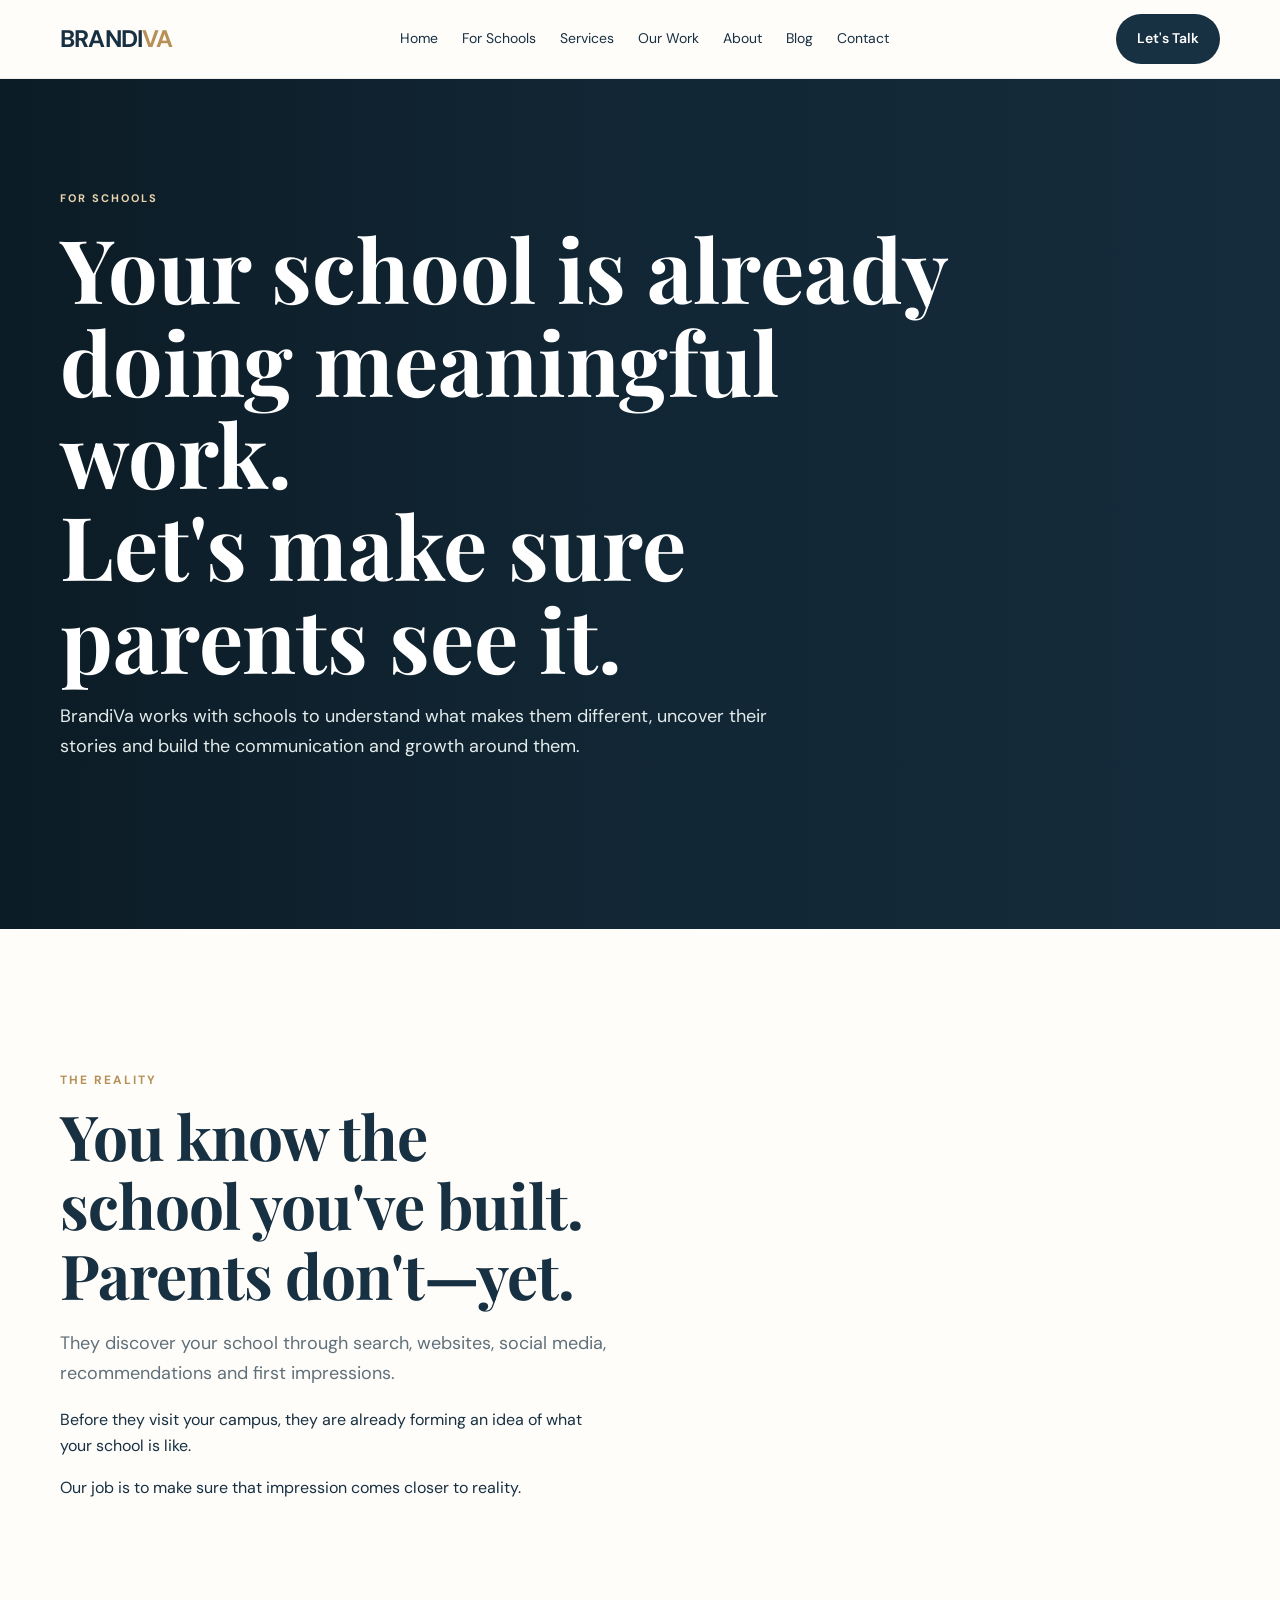
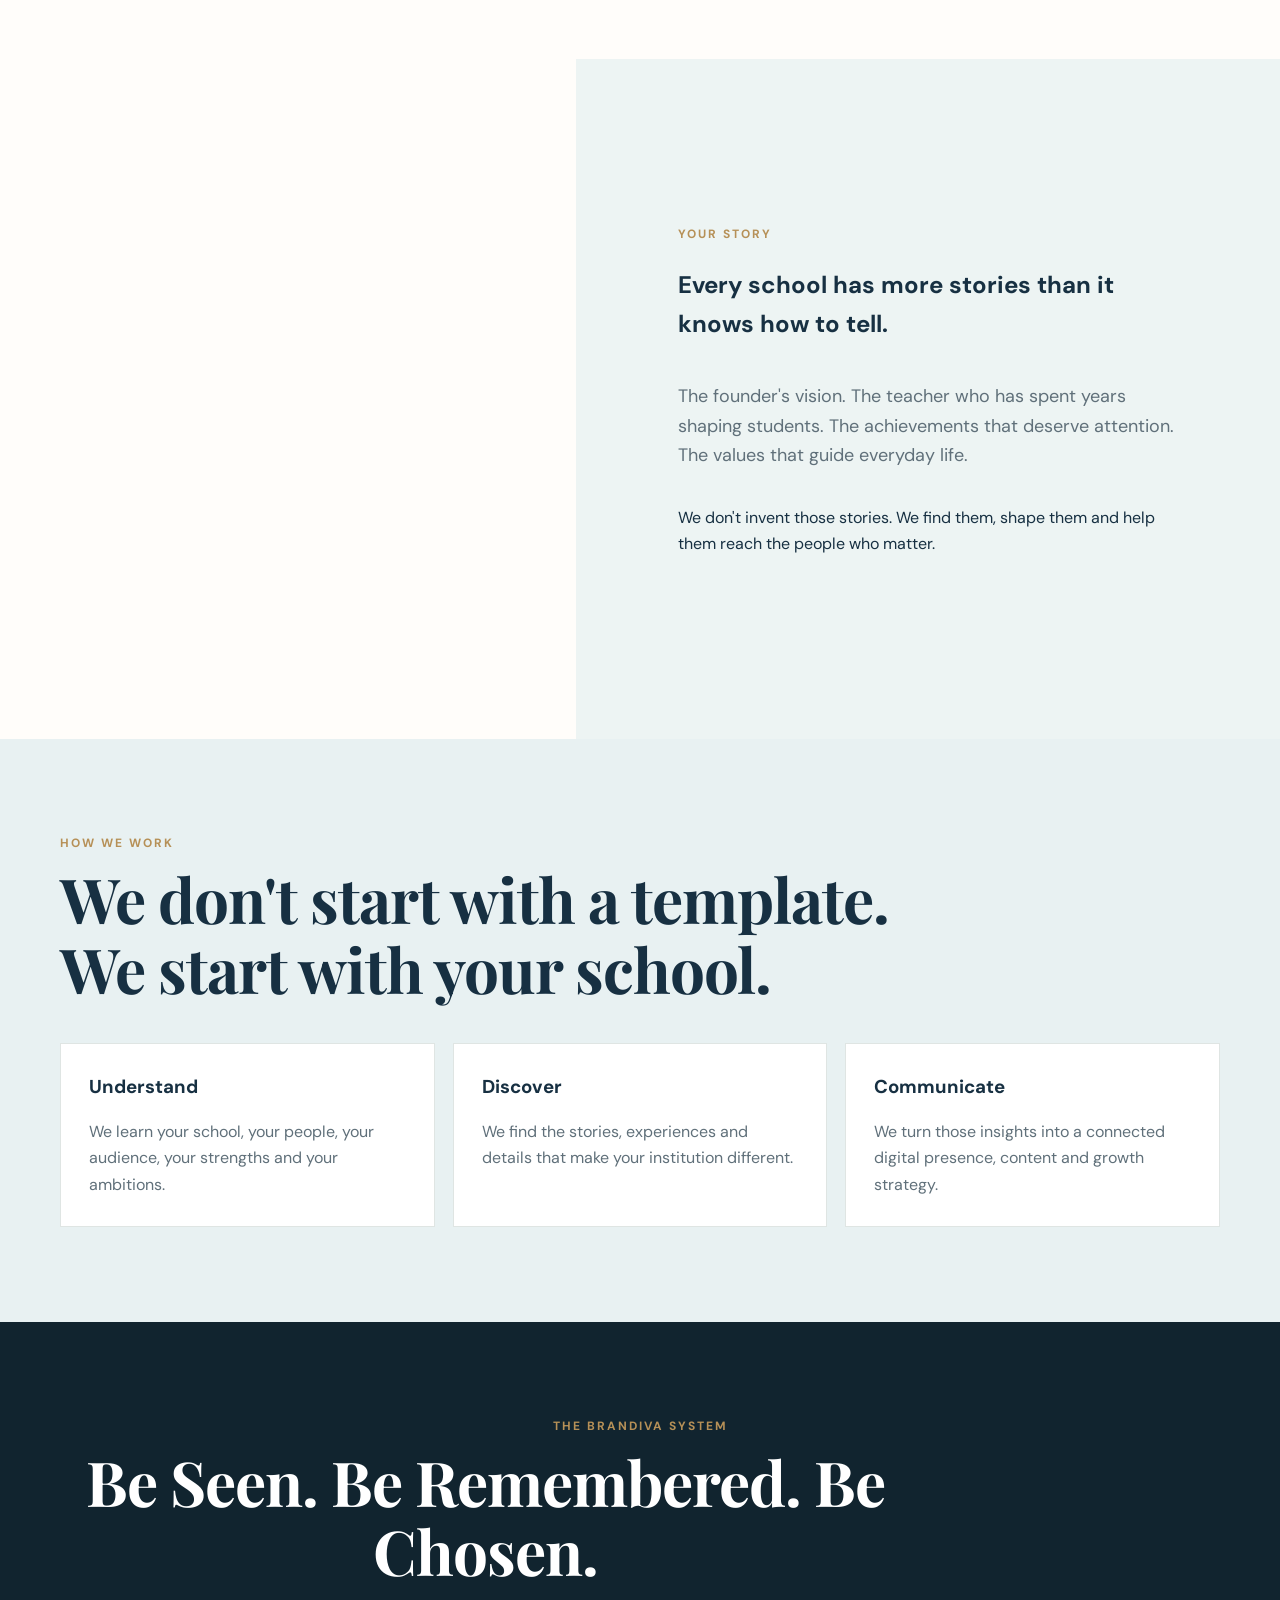
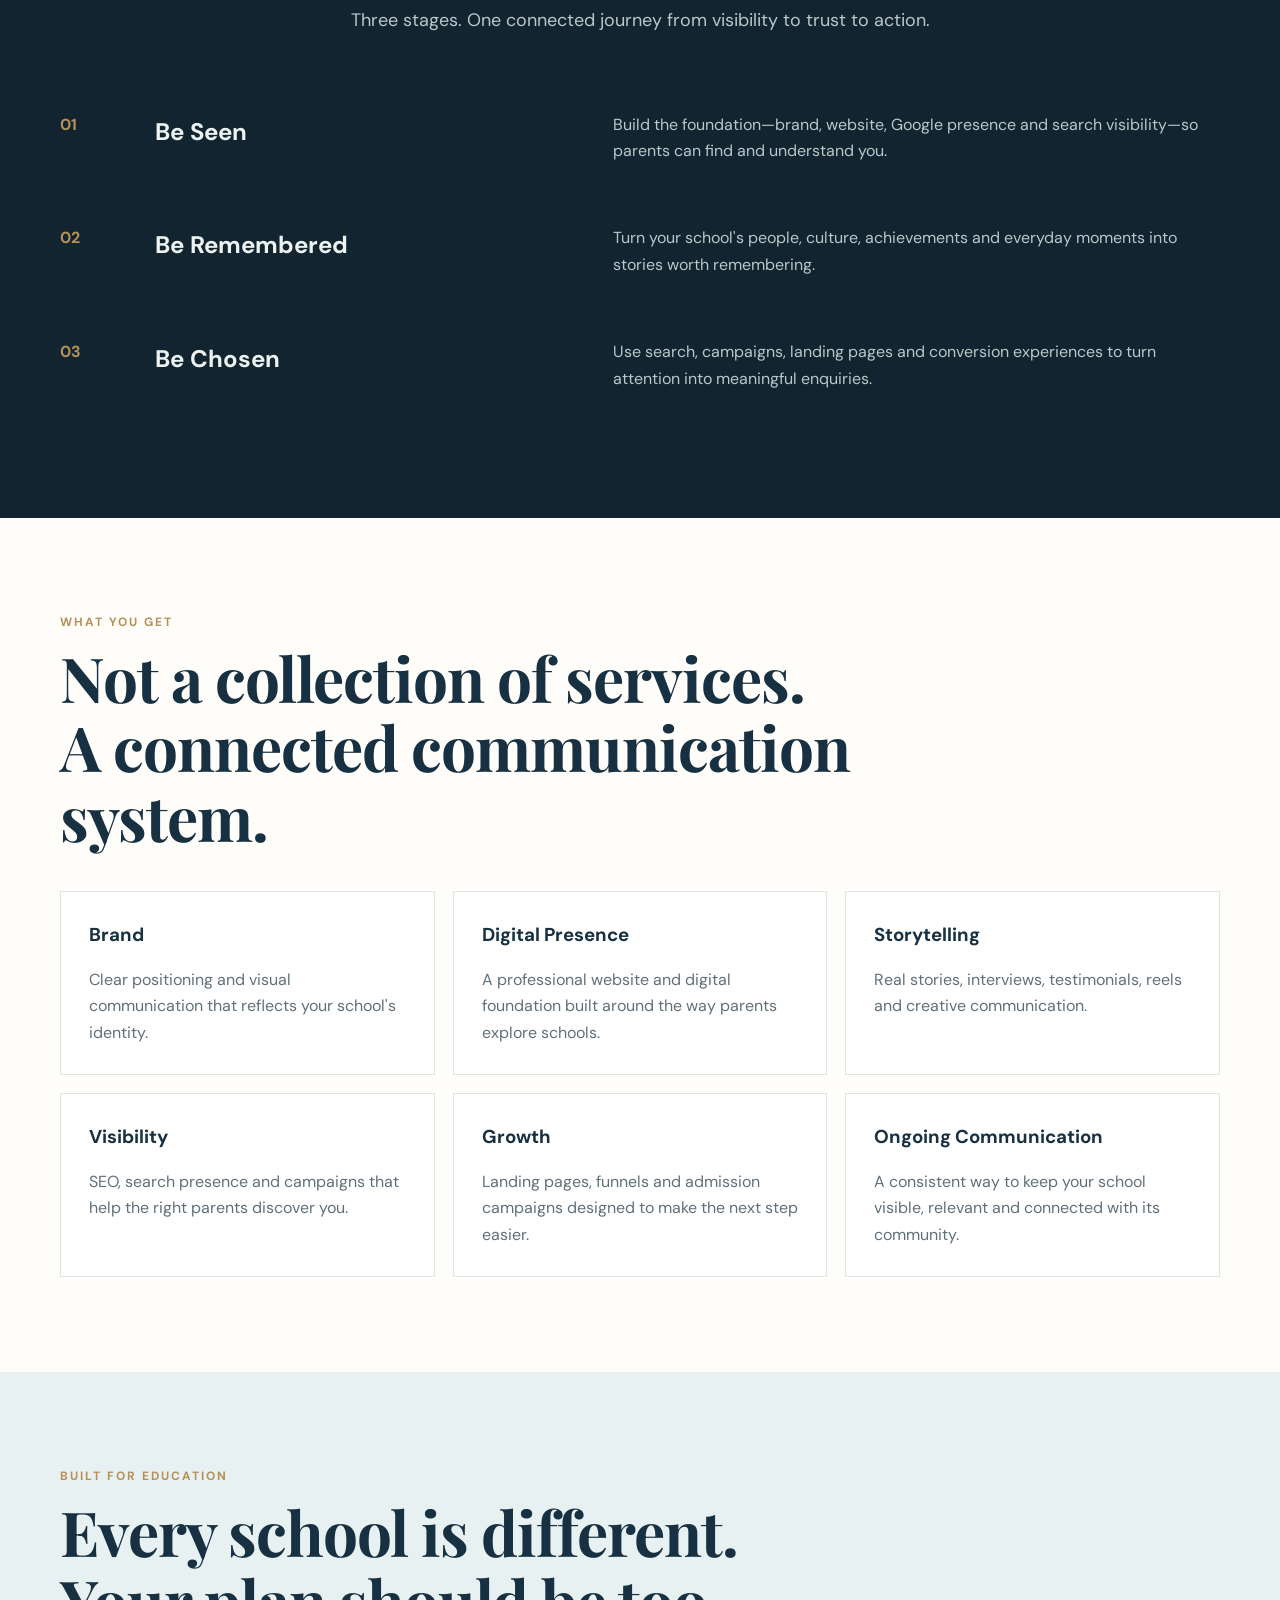
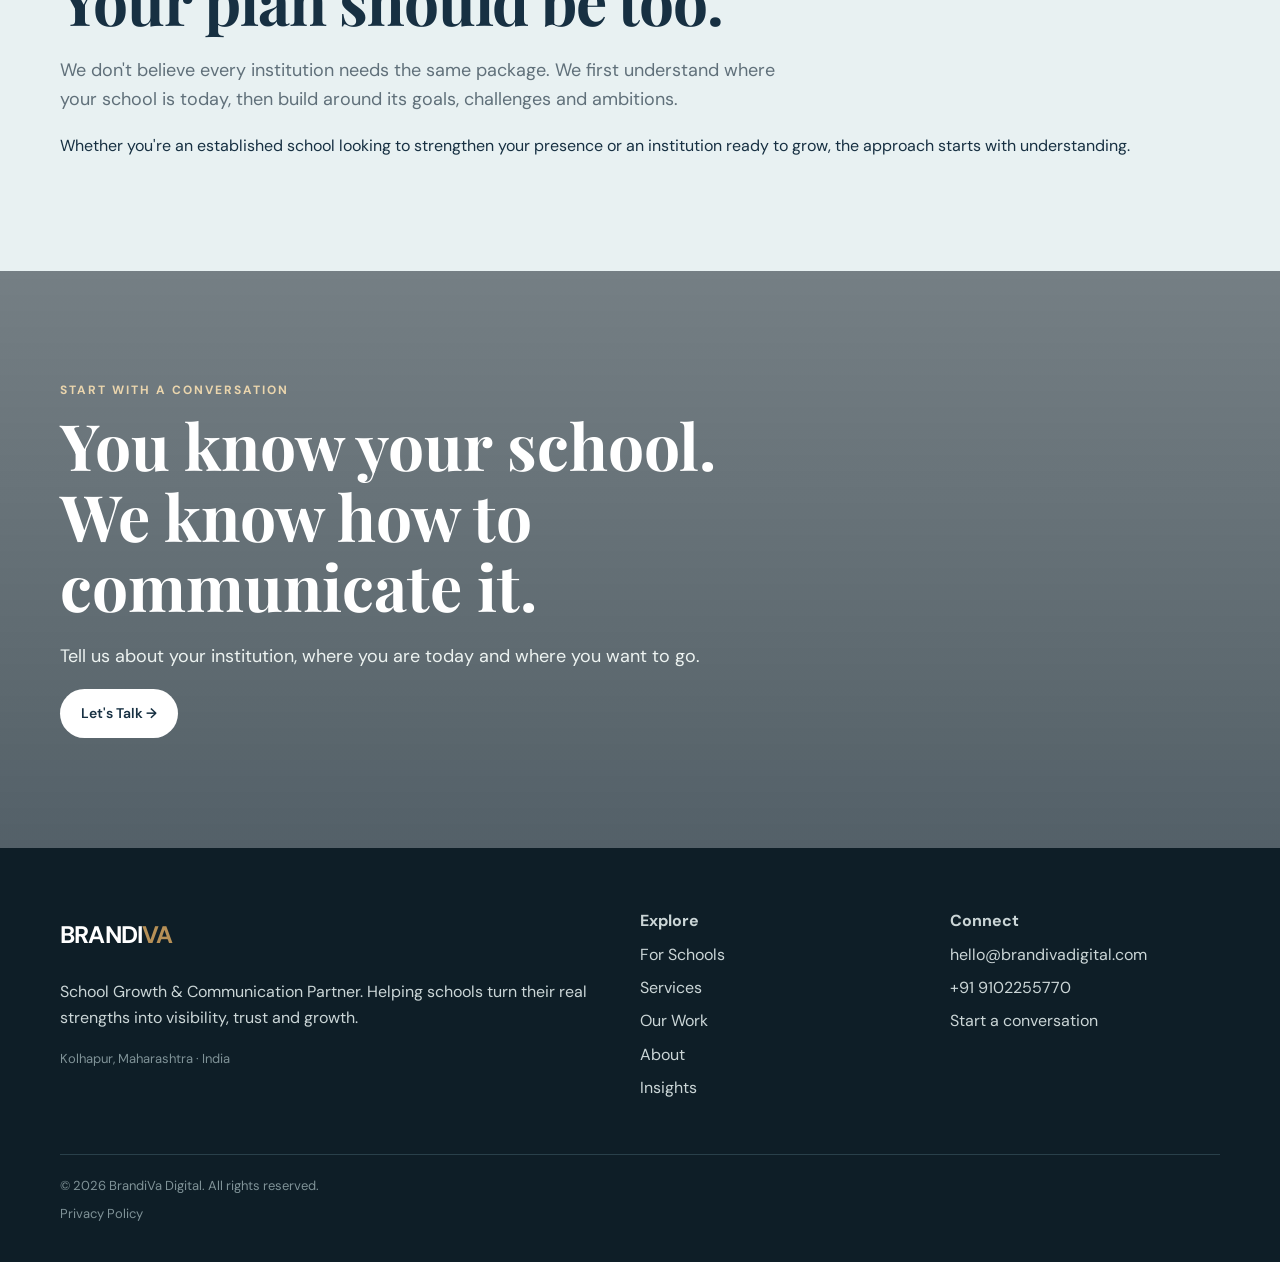
<file: schools.html>
<!doctype html>
<html lang="en">

<head>

  <meta charset="utf-8">
  <meta name="viewport" content="width=device-width,initial-scale=1">

  <title>BrandiVa for Schools | School Growth & Communication</title>

  <meta
    name="description"
    content="BrandiVa helps schools turn their real strengths into stories, visibility, trust and growth."
  >

  <link rel="stylesheet" href="style.css">

</head>

<body>

<script src="header.js"></script>

<main>


<!-- =========================
     HERO
========================= -->

<section class="pagehero visual school-hero">

  <div class="container">

    <div class="eyebrow">
      FOR SCHOOLS
    </div>

    <h1>
      Your school is already doing meaningful work.
      <br>
      <strong>Let's make sure parents see it.</strong>
    </h1>

    <p class="lead">
      BrandiVa works with schools to understand what makes them different,
      uncover their stories and build the communication and growth around them.
    </p>

  </div>

</section>


<!-- =========================
     THE REALITY
========================= -->

<section class="section">

  <div class="container story">

    <div>

      <div class="kicker">
        THE REALITY
      </div>

      <h2>
        You know the school you've built.
        Parents don't—yet.
      </h2>

      <p class="lead">
        They discover your school through search, websites, social media,
        recommendations and first impressions.
      </p>

      <p>
        Before they visit your campus, they are already forming an idea
        of what your school is like.
      </p>

      <p>
        Our job is to make sure that impression comes closer to reality.
      </p>

    </div>

    <div
      class="story-img"
      style="background-image:url('https://images.unsplash.com/photo-1497486751825-1233686d5d80?auto=format&fit=crop&w=1200&q=90')">
    </div>

  </div>

</section>


<!-- =========================
     STORY
========================= -->

<section class="visual-split">

  <div
    class="visual-image"
    style="background-image:url('https://images.unsplash.com/photo-1509062522246-3755977927d7?auto=format&fit=crop&w=1500&q=90')">
  </div>

  <div class="visual-copy">

    <div class="kicker">
      YOUR STORY
    </div>

    <h2>
      Every school has more stories than it knows how to tell.
    </h2>

    <p class="lead">
      The founder's vision. The teacher who has spent years shaping students.
      The achievements that deserve attention. The values that guide everyday life.
    </p>

    <p>
      We don't invent those stories.
      We find them, shape them and help them reach the people who matter.
    </p>

  </div>

</section>


<!-- =========================
     HOW WE WORK
========================= -->

<section class="section alt">

  <div class="container">

    <div class="kicker">
      HOW WE WORK
    </div>

    <h2>
      We don't start with a template.
      <br>
      We start with your school.
    </h2>

    <div class="grid">

      <div class="card">

        <h3>
          Understand
        </h3>

        <p>
          We learn your school, your people, your audience,
          your strengths and your ambitions.
        </p>

      </div>


      <div class="card">

        <h3>
          Discover
        </h3>

        <p>
          We find the stories, experiences and details
          that make your institution different.
        </p>

      </div>


      <div class="card">

        <h3>
          Communicate
        </h3>

        <p>
          We turn those insights into a connected digital
          presence, content and growth strategy.
        </p>

      </div>

    </div>

  </div>

</section>


<!-- =========================
     THREE STAGES
========================= -->

<section class="section dark">

  <div class="container">

    <div class="center">

      <div class="kicker">
        THE BRANDIVA SYSTEM
      </div>

      <h2>
        Be Seen. Be Remembered. Be Chosen.
      </h2>

      <p
        class="lead"
        style="color:#b9c8c9;margin-left:auto;margin-right:auto">

        Three stages. One connected journey from visibility
        to trust to action.

      </p>

    </div>


    <div class="services">


      <div class="service">

        <span class="num">
          01
        </span>

        <h3>
          Be Seen
        </h3>

        <p style="color:#b9c8c9">
          Build the foundation—brand, website, Google presence
          and search visibility—so parents can find and understand you.
        </p>

      </div>


      <div class="service">

        <span class="num">
          02
        </span>

        <h3>
          Be Remembered
        </h3>

        <p style="color:#b9c8c9">
          Turn your school's people, culture, achievements and
          everyday moments into stories worth remembering.
        </p>

      </div>


      <div class="service">

        <span class="num">
          03
        </span>

        <h3>
          Be Chosen
        </h3>

        <p style="color:#b9c8c9">
          Use search, campaigns, landing pages and conversion
          experiences to turn attention into meaningful enquiries.
        </p>

      </div>


    </div>

  </div>

</section>


<!-- =========================
     WHAT THIS MEANS
========================= -->

<section class="section">

  <div class="container">

    <div class="kicker">
      WHAT YOU GET
    </div>

    <h2>
      Not a collection of services.
      <br>
      A connected communication system.
    </h2>

    <div class="grid">

      <div class="card">

        <h3>
          Brand
        </h3>

        <p>
          Clear positioning and visual communication
          that reflects your school's identity.
        </p>

      </div>


      <div class="card">

        <h3>
          Digital Presence
        </h3>

        <p>
          A professional website and digital foundation
          built around the way parents explore schools.
        </p>

      </div>


      <div class="card">

        <h3>
          Storytelling
        </h3>

        <p>
          Real stories, interviews, testimonials,
          reels and creative communication.
        </p>

      </div>


      <div class="card">

        <h3>
          Visibility
        </h3>

        <p>
          SEO, search presence and campaigns that help
          the right parents discover you.
        </p>

      </div>


      <div class="card">

        <h3>
          Growth
        </h3>

        <p>
          Landing pages, funnels and admission campaigns
          designed to make the next step easier.
        </p>

      </div>


      <div class="card">

        <h3>
          Ongoing Communication
        </h3>

        <p>
          A consistent way to keep your school visible,
          relevant and connected with its community.
        </p>

      </div>

    </div>

  </div>

</section>


<!-- =========================
     SCHOOL TYPES
========================= -->

<section class="section alt">

  <div class="container">

    <div class="kicker">
      BUILT FOR EDUCATION
    </div>

    <h2>
      Every school is different.
      <br>
      Your plan should be too.
    </h2>

    <p class="lead">
      We don't believe every institution needs the same package.
      We first understand where your school is today,
      then build around its goals, challenges and ambitions.
    </p>

    <p>
      Whether you're an established school looking to strengthen
      your presence or an institution ready to grow,
      the approach starts with understanding.
    </p>

  </div>

</section>


<!-- =========================
     FINAL CTA
========================= -->

<section class="cta">

  <div class="container">

    <div class="kicker" style="color:#ead5ad">
      START WITH A CONVERSATION
    </div>

    <h2>
      You know your school.
      <br>
      We know how to communicate it.
    </h2>

    <p style="max-width:650px;font-size:18px">

      Tell us about your institution, where you are today
      and where you want to go.

    </p>

    <a
      class="btn light"
      href="https://wa.me/919102255770"
      target="_blank">

      Let's Talk →

    </a>

  </div>

</section>


</main>

<script src="footer.js"></script>

</body>
</html>
</file>
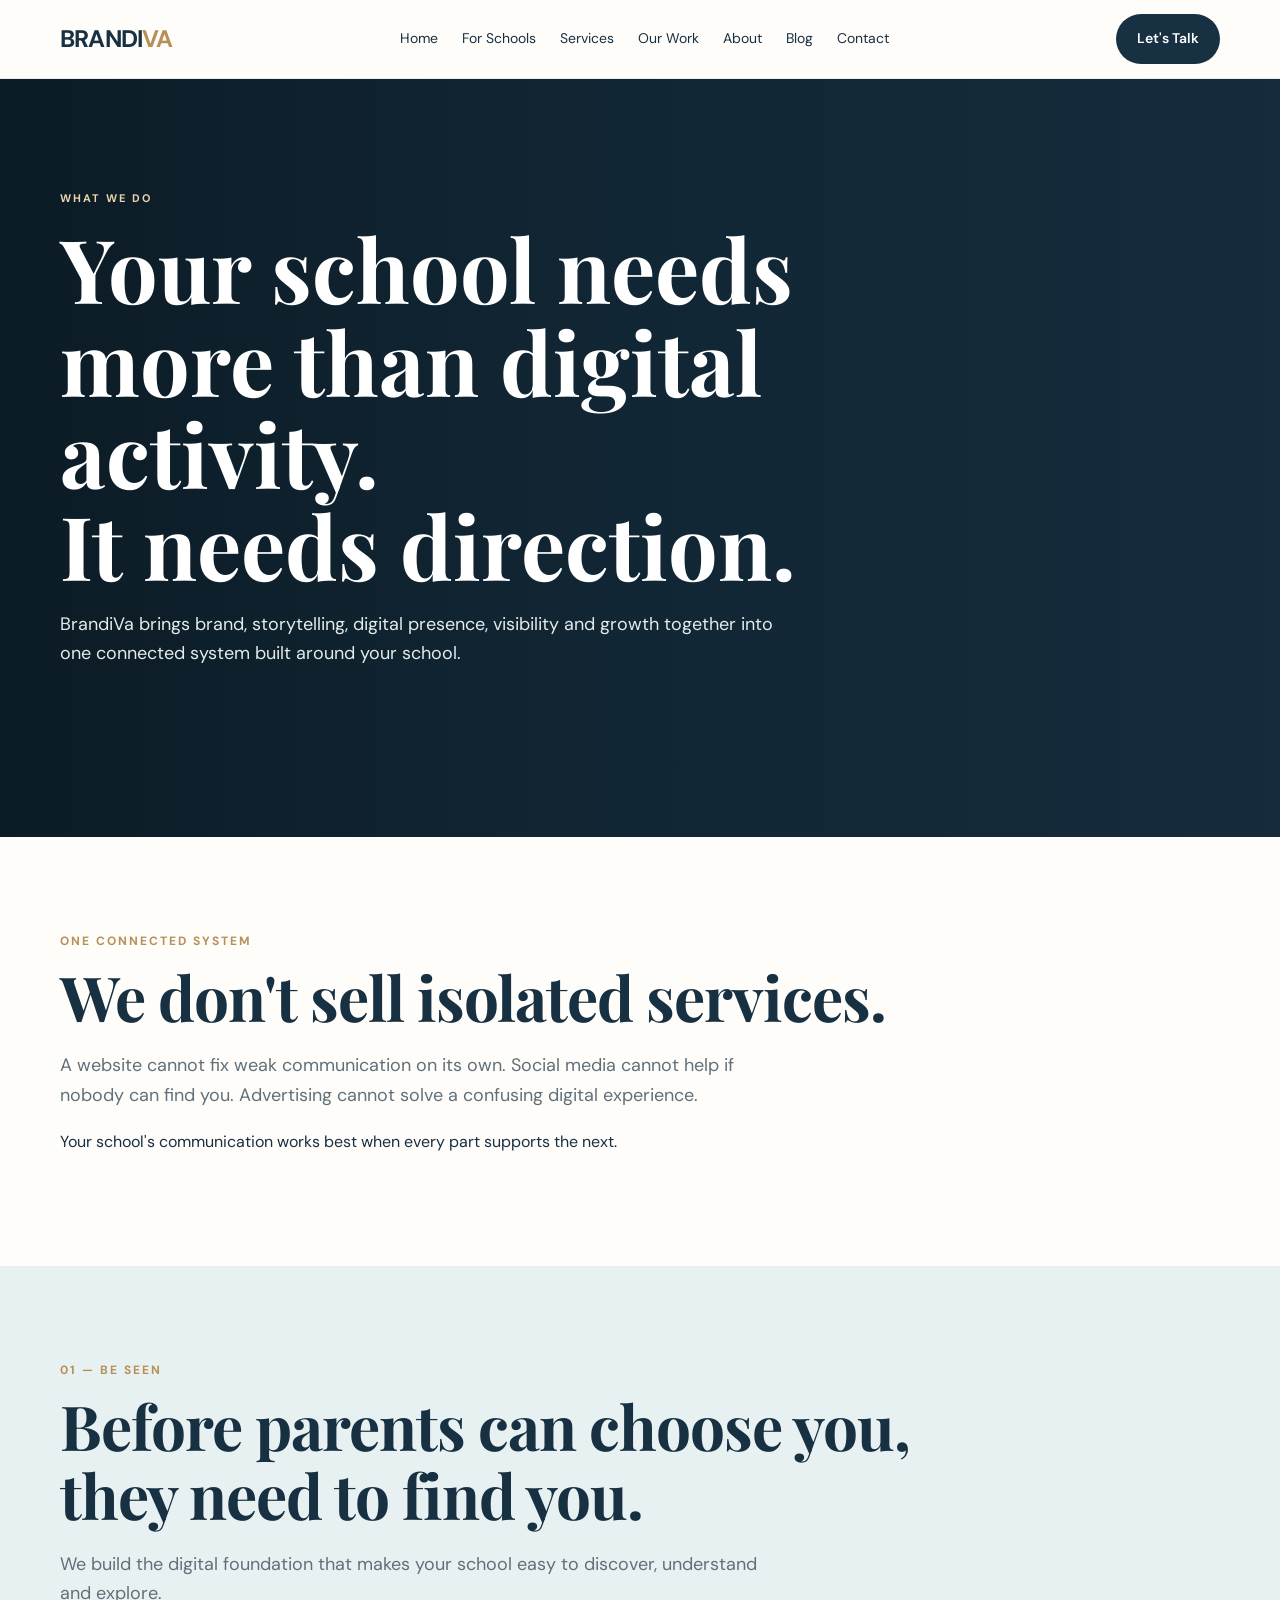
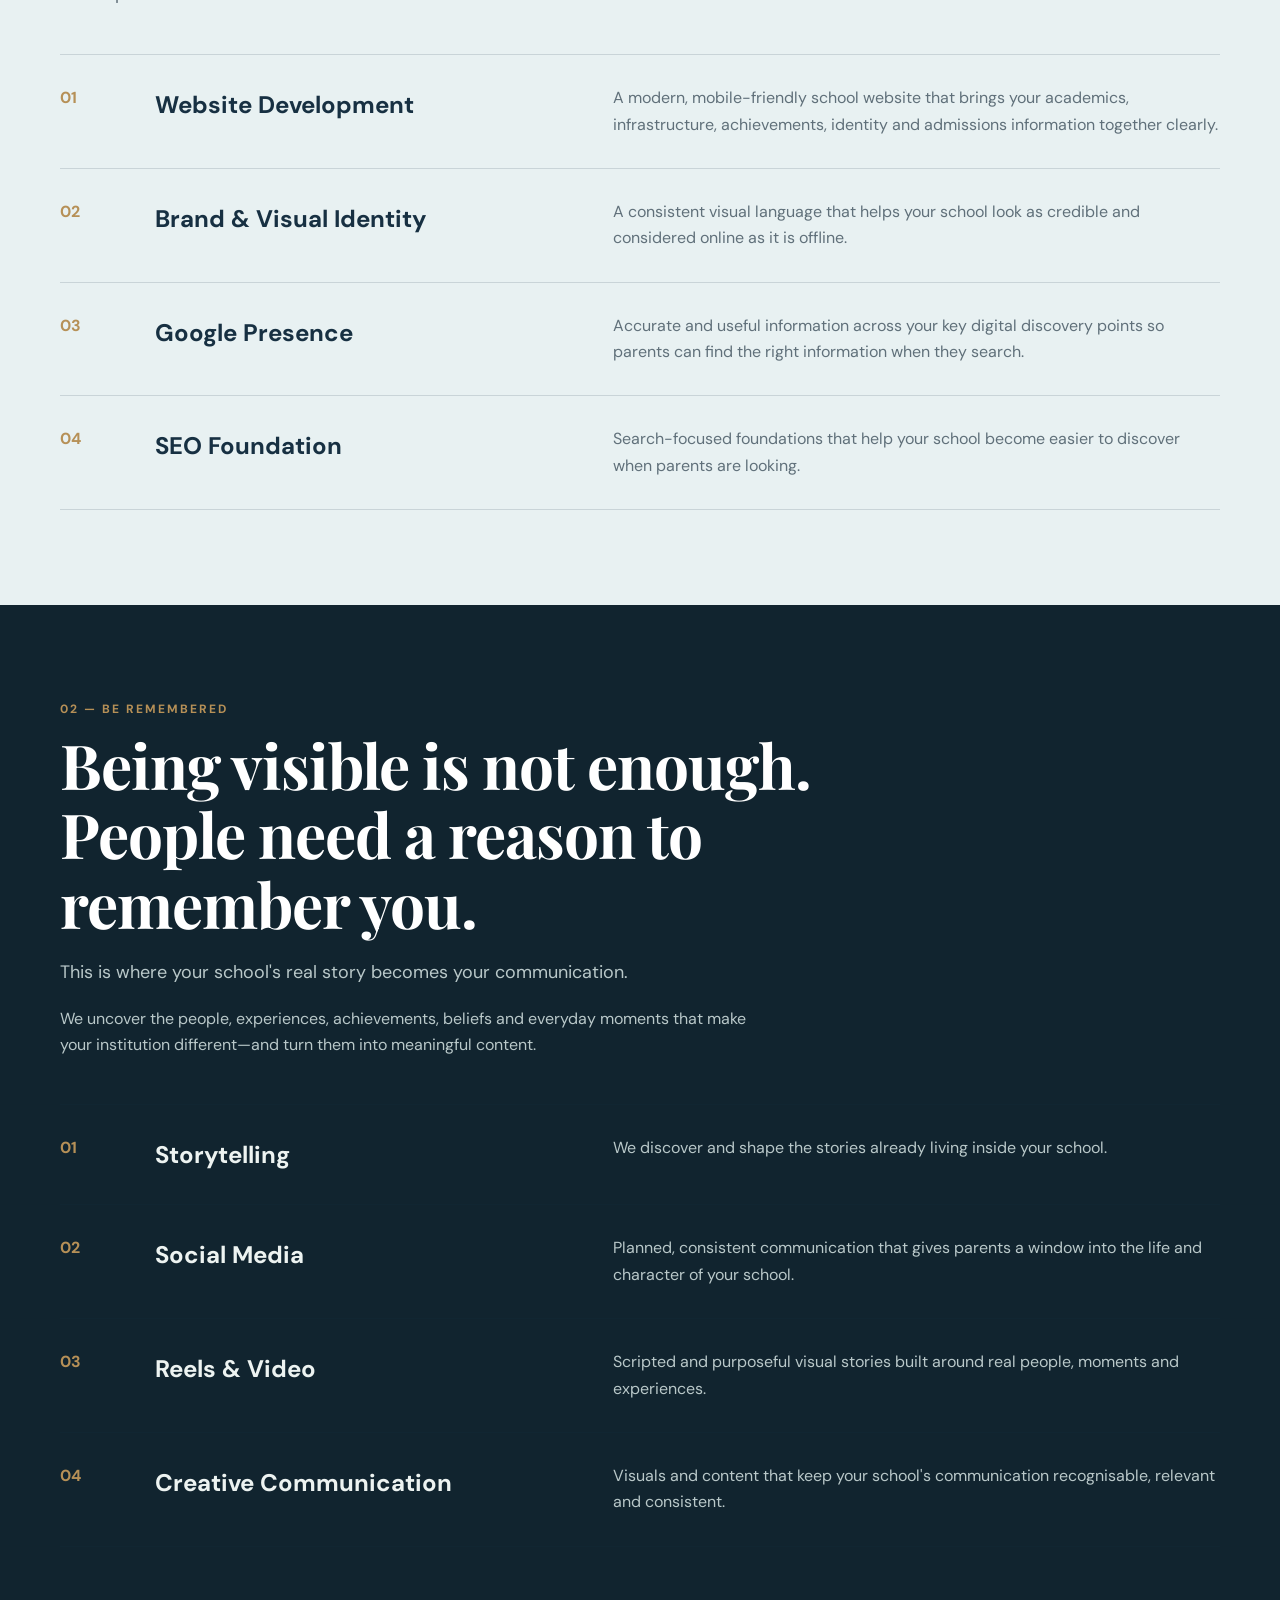
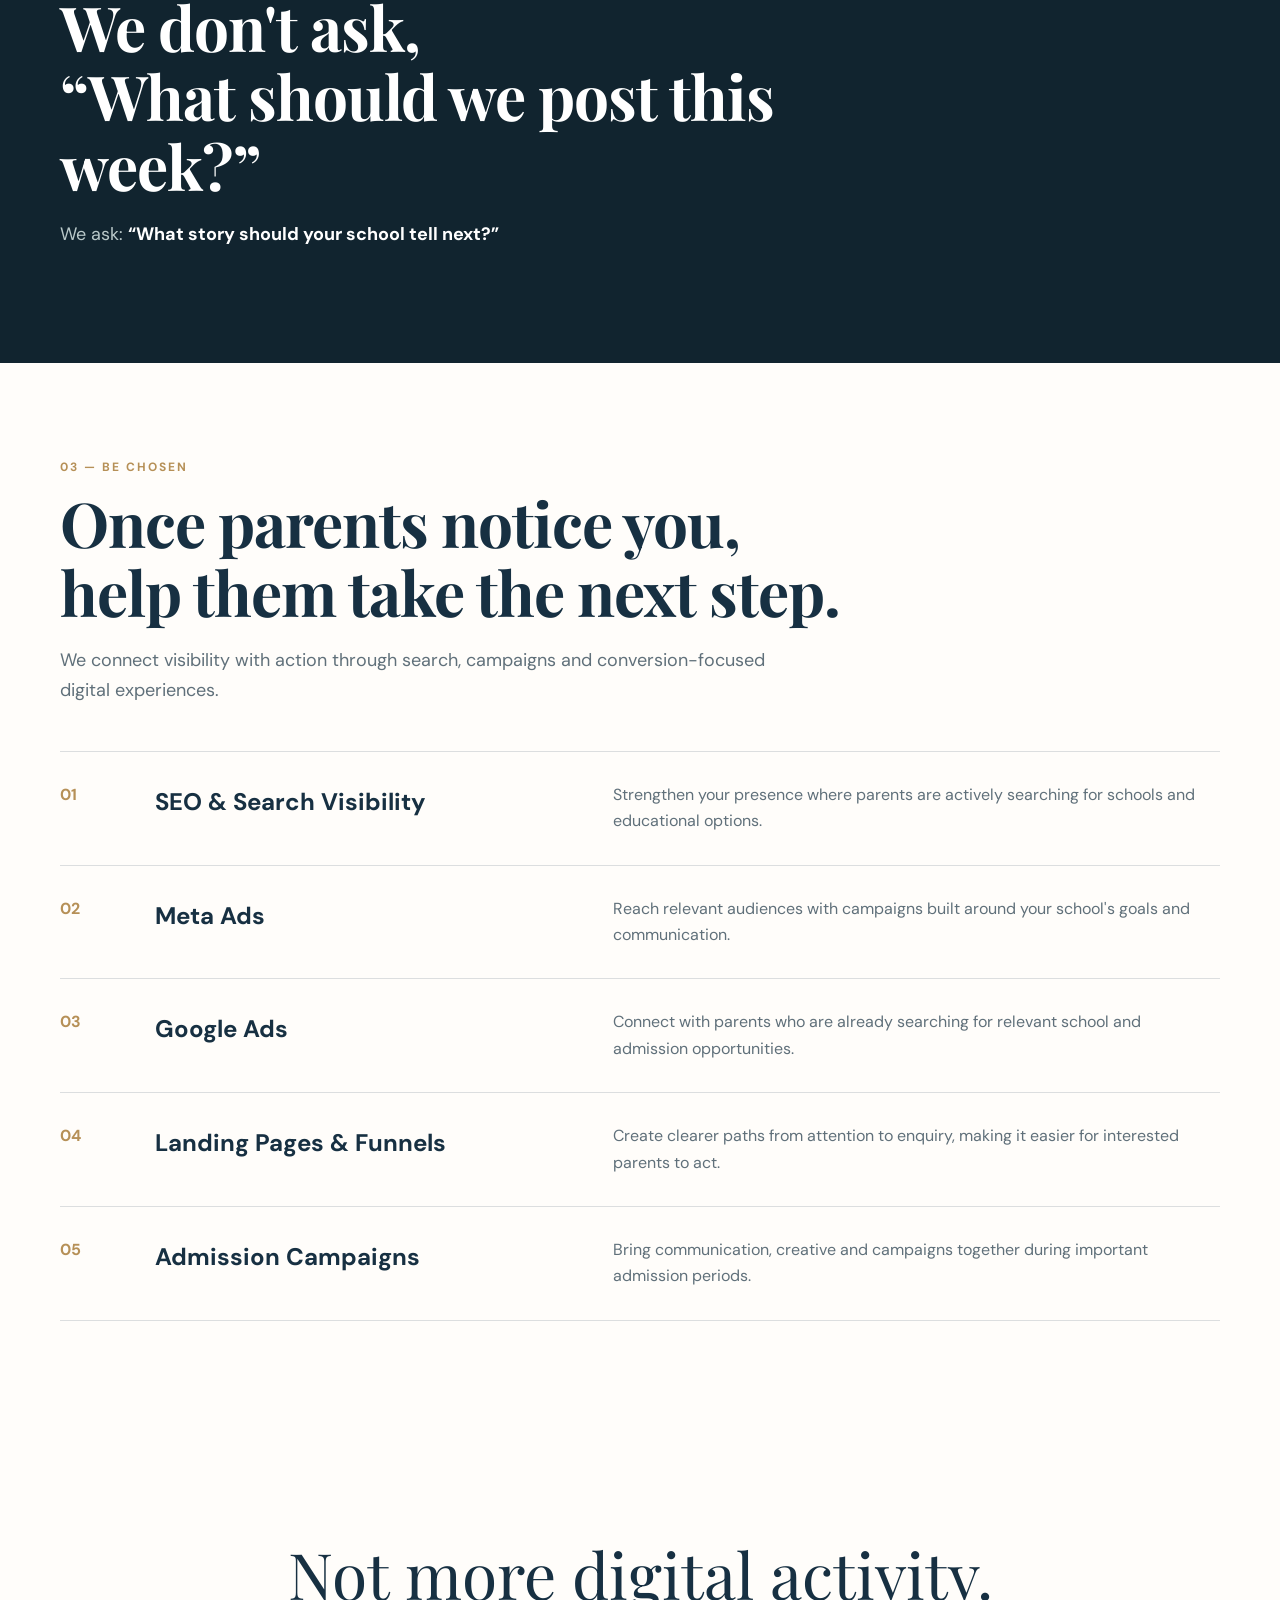
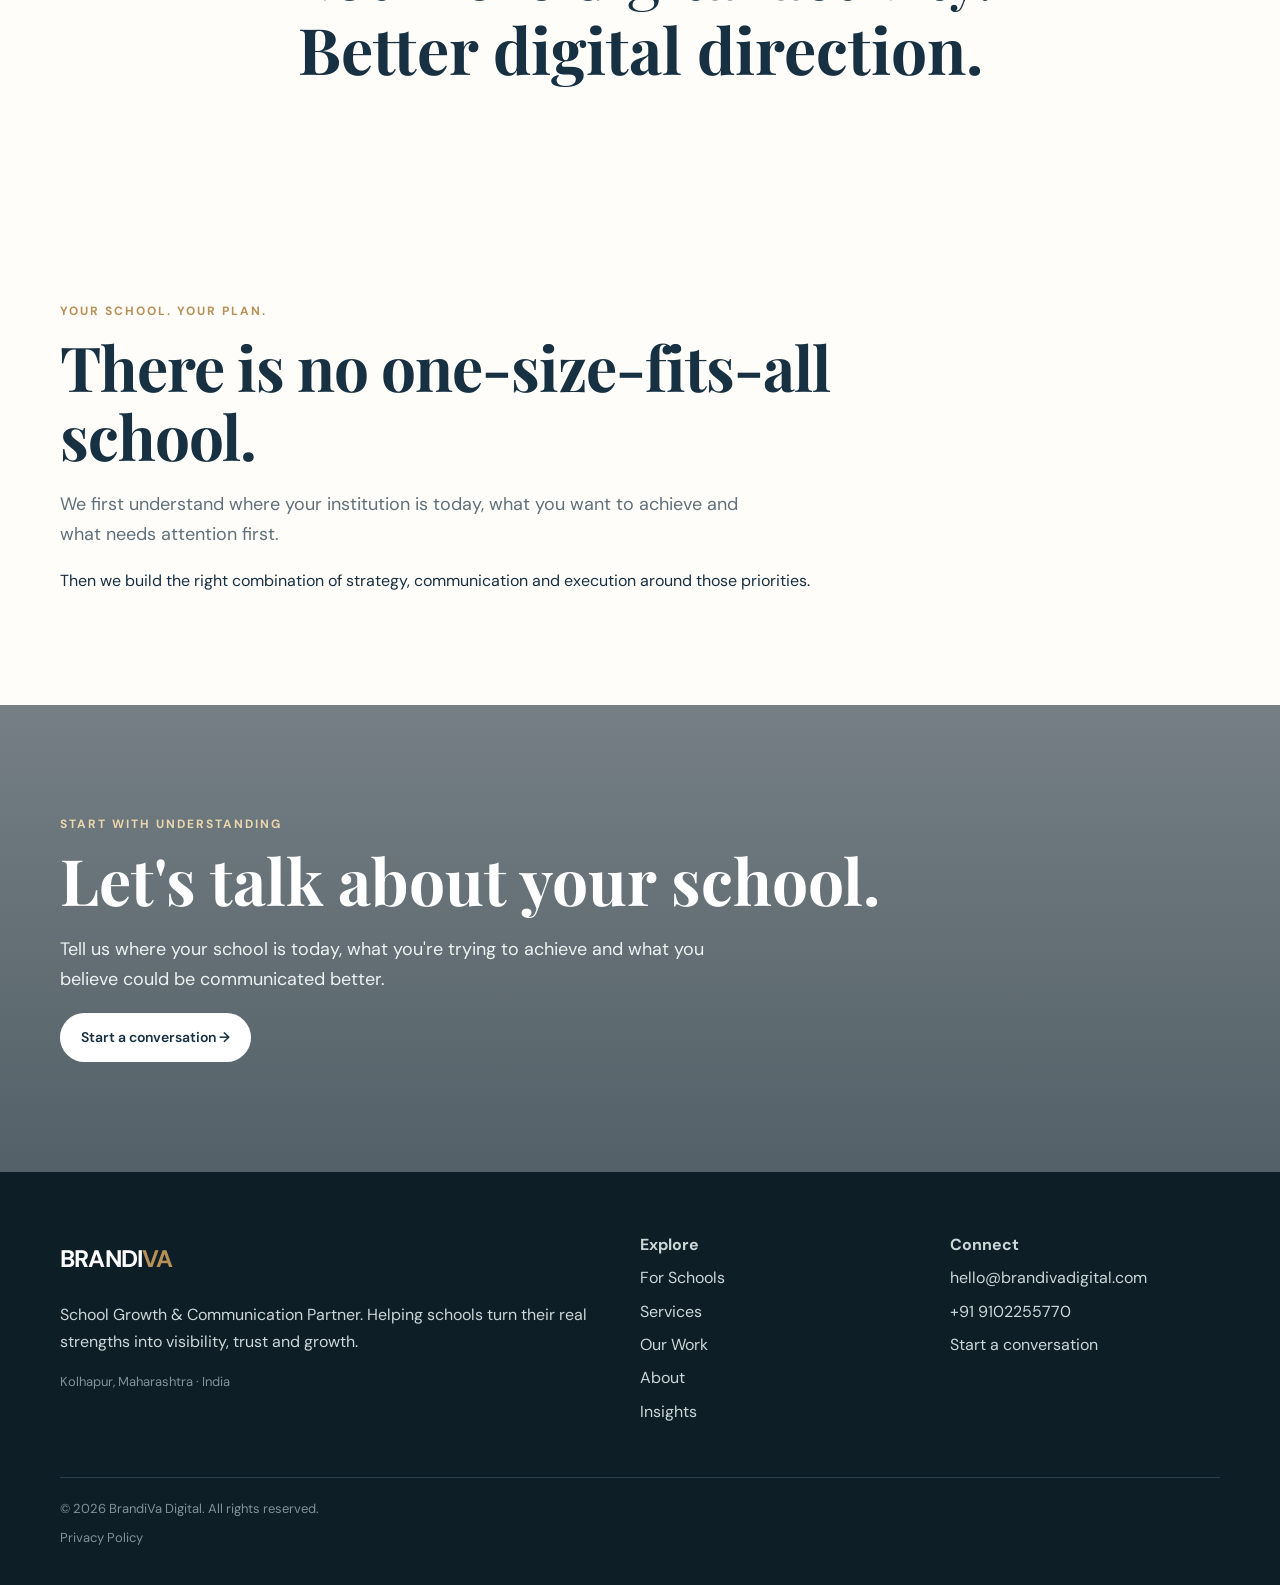
<file: services.html>
<!doctype html>
<html lang="en">

<head>

  <meta charset="utf-8">
  <meta name="viewport" content="width=device-width,initial-scale=1">

  <title>School Growth Services | BrandiVa Digital</title>

  <meta
    name="description"
    content="BrandiVa helps schools build visibility, tell meaningful stories and turn attention into enquiries through one connected growth system."
  >

  <link rel="stylesheet" href="style.css">

</head>

<body>

<script src="header.js"></script>

<main>


<!-- =========================
     HERO
========================= -->

<section class="pagehero visual services-hero">

  <div class="container">

    <div class="eyebrow">
      WHAT WE DO
    </div>

    <h1>
      Your school needs more than digital activity.
      <br>
      <strong>It needs direction.</strong>
    </h1>

    <p class="lead">
      BrandiVa brings brand, storytelling, digital presence,
      visibility and growth together into one connected system
      built around your school.
    </p>

  </div>

</section>


<!-- =========================
     INTRO
========================= -->

<section class="section">

  <div class="container">

    <div class="kicker">
      ONE CONNECTED SYSTEM
    </div>

    <h2>
      We don't sell isolated services.
    </h2>

    <p class="lead">
      A website cannot fix weak communication on its own.
      Social media cannot help if nobody can find you.
      Advertising cannot solve a confusing digital experience.
    </p>

    <p>
      Your school's communication works best when every part
      supports the next.
    </p>

  </div>

</section>


<!-- =========================
     BE SEEN
========================= -->

<section class="section alt">

  <div class="container">

    <div class="kicker">
      01 — BE SEEN
    </div>

    <h2>
      Before parents can choose you,
      they need to find you.
    </h2>

    <p class="lead">
      We build the digital foundation that makes your school
      easy to discover, understand and explore.
    </p>


    <div class="services">


      <div class="service">

        <span class="num">
          01
        </span>

        <h3>
          Website Development
        </h3>

        <p>
          A modern, mobile-friendly school website that brings
          your academics, infrastructure, achievements, identity
          and admissions information together clearly.
        </p>

      </div>


      <div class="service">

        <span class="num">
          02
        </span>

        <h3>
          Brand & Visual Identity
        </h3>

        <p>
          A consistent visual language that helps your school
          look as credible and considered online as it is offline.
        </p>

      </div>


      <div class="service">

        <span class="num">
          03
        </span>

        <h3>
          Google Presence
        </h3>

        <p>
          Accurate and useful information across your key
          digital discovery points so parents can find the
          right information when they search.
        </p>

      </div>


      <div class="service">

        <span class="num">
          04
        </span>

        <h3>
          SEO Foundation
        </h3>

        <p>
          Search-focused foundations that help your school
          become easier to discover when parents are looking.
        </p>

      </div>


    </div>

  </div>

</section>


<!-- =========================
     BE REMEMBERED
========================= -->

<section class="section dark">

  <div class="container">

    <div class="kicker">
      02 — BE REMEMBERED
    </div>

    <h2>
      Being visible is not enough.
      <br>
      <strong>People need a reason to remember you.</strong>
    </h2>

    <p class="lead">
      This is where your school's real story becomes your communication.
    </p>

    <p style="max-width:720px;color:#b9c8c9">
      We uncover the people, experiences, achievements,
      beliefs and everyday moments that make your institution
      different—and turn them into meaningful content.
    </p>


    <div class="services">


      <div class="service">

        <span class="num">
          01
        </span>

        <h3>
          Storytelling
        </h3>

        <p style="color:#b9c8c9">
          We discover and shape the stories already living
          inside your school.
        </p>

      </div>


      <div class="service">

        <span class="num">
          02
        </span>

        <h3>
          Social Media
        </h3>

        <p style="color:#b9c8c9">
          Planned, consistent communication that gives parents
          a window into the life and character of your school.
        </p>

      </div>


      <div class="service">

        <span class="num">
          03
        </span>

        <h3>
          Reels & Video
        </h3>

        <p style="color:#b9c8c9">
          Scripted and purposeful visual stories built around
          real people, moments and experiences.
        </p>

      </div>


      <div class="service">

        <span class="num">
          04
        </span>

        <h3>
          Creative Communication
        </h3>

        <p style="color:#b9c8c9">
          Visuals and content that keep your school's communication
          recognisable, relevant and consistent.
        </p>

      </div>


    </div>


    <div style="margin-top:45px">

      <h2>
        We don't ask,
        <br>
        “What should we post this week?”
      </h2>

      <p
        class="lead"
        style="color:#b9c8c9">

        We ask:
        <strong style="color:#fff">
          “What story should your school tell next?”
        </strong>

      </p>

    </div>

  </div>

</section>


<!-- =========================
     BE CHOSEN
========================= -->

<section class="section">

  <div class="container">

    <div class="kicker">
      03 — BE CHOSEN
    </div>

    <h2>
      Once parents notice you,
      <br>
      help them take the next step.
    </h2>

    <p class="lead">
      We connect visibility with action through search,
      campaigns and conversion-focused digital experiences.
    </p>


    <div class="services">


      <div class="service">

        <span class="num">
          01
        </span>

        <h3>
          SEO & Search Visibility
        </h3>

        <p>
          Strengthen your presence where parents are actively
          searching for schools and educational options.
        </p>

      </div>


      <div class="service">

        <span class="num">
          02
        </span>

        <h3>
          Meta Ads
        </h3>

        <p>
          Reach relevant audiences with campaigns built around
          your school's goals and communication.
        </p>

      </div>


      <div class="service">

        <span class="num">
          03
        </span>

        <h3>
          Google Ads
        </h3>

        <p>
          Connect with parents who are already searching
          for relevant school and admission opportunities.
        </p>

      </div>


      <div class="service">

        <span class="num">
          04
        </span>

        <h3>
          Landing Pages & Funnels
        </h3>

        <p>
          Create clearer paths from attention to enquiry,
          making it easier for interested parents to act.
        </p>

      </div>


      <div class="service">

        <span class="num">
          05
        </span>

        <h3>
          Admission Campaigns
        </h3>

        <p>
          Bring communication, creative and campaigns together
          during important admission periods.
        </p>

      </div>


    </div>

  </div>

</section>


<!-- =========================
     THE PRINCIPLE
========================= -->

<section class="reveal alt">

  <div class="container">

    <p>
      Not more digital activity.
      <br>
      <strong>
        Better digital direction.
      </strong>
    </p>

  </div>

</section>


<!-- =========================
     CUSTOM APPROACH
========================= -->

<section class="section">

  <div class="container">

    <div class="kicker">
      YOUR SCHOOL. YOUR PLAN.
    </div>

    <h2>
      There is no one-size-fits-all school.
    </h2>

    <p class="lead">
      We first understand where your institution is today,
      what you want to achieve and what needs attention first.
    </p>

    <p>
      Then we build the right combination of strategy,
      communication and execution around those priorities.
    </p>

  </div>

</section>


<!-- =========================
     CTA
========================= -->

<section class="cta">

  <div class="container">

    <div class="kicker" style="color:#ead5ad">
      START WITH UNDERSTANDING
    </div>

    <h2>
      Let's talk about your school.
    </h2>

    <p style="max-width:650px;font-size:18px">

      Tell us where your school is today,
      what you're trying to achieve and what you believe
      could be communicated better.

    </p>

    <a
      class="btn light"
      href="https://wa.me/919102255770"
      target="_blank">

      Start a conversation →

    </a>

  </div>

</section>


</main>

<script src="footer.js"></script>

</body>
</html>
</file>
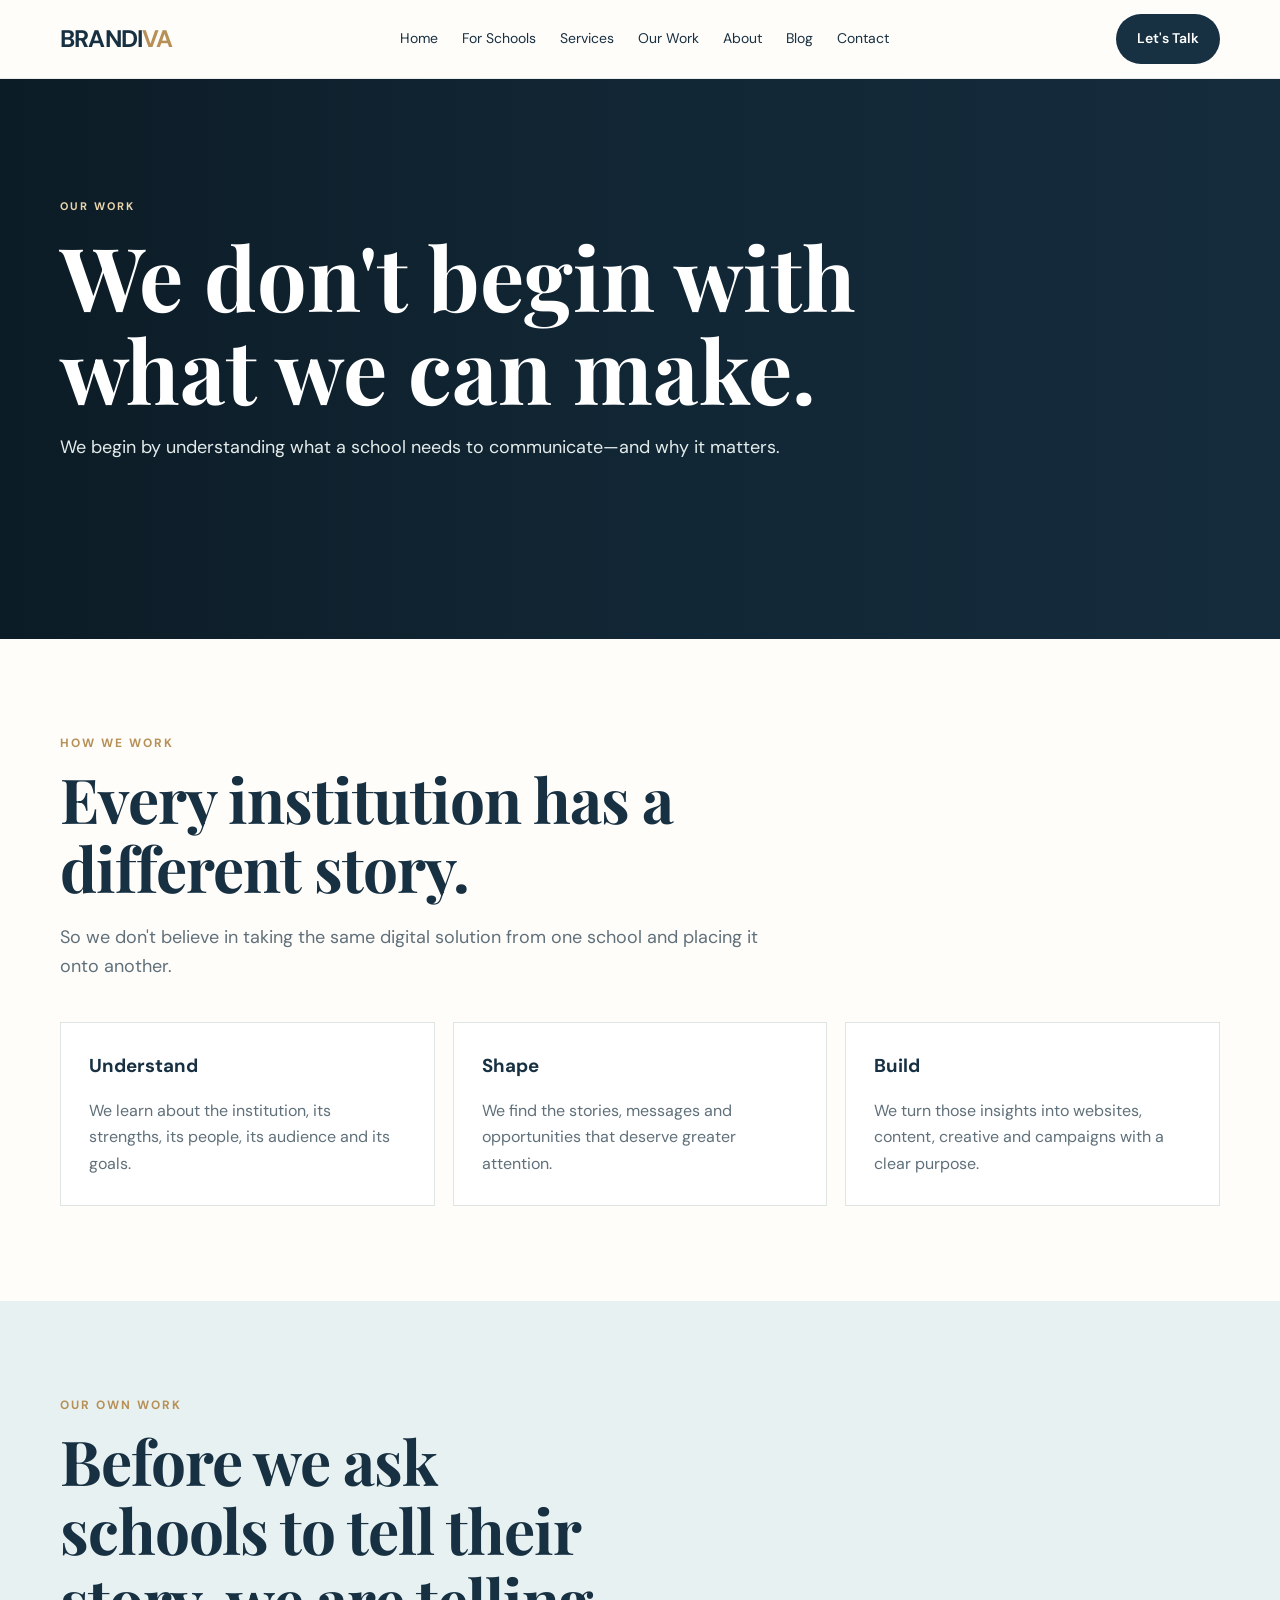
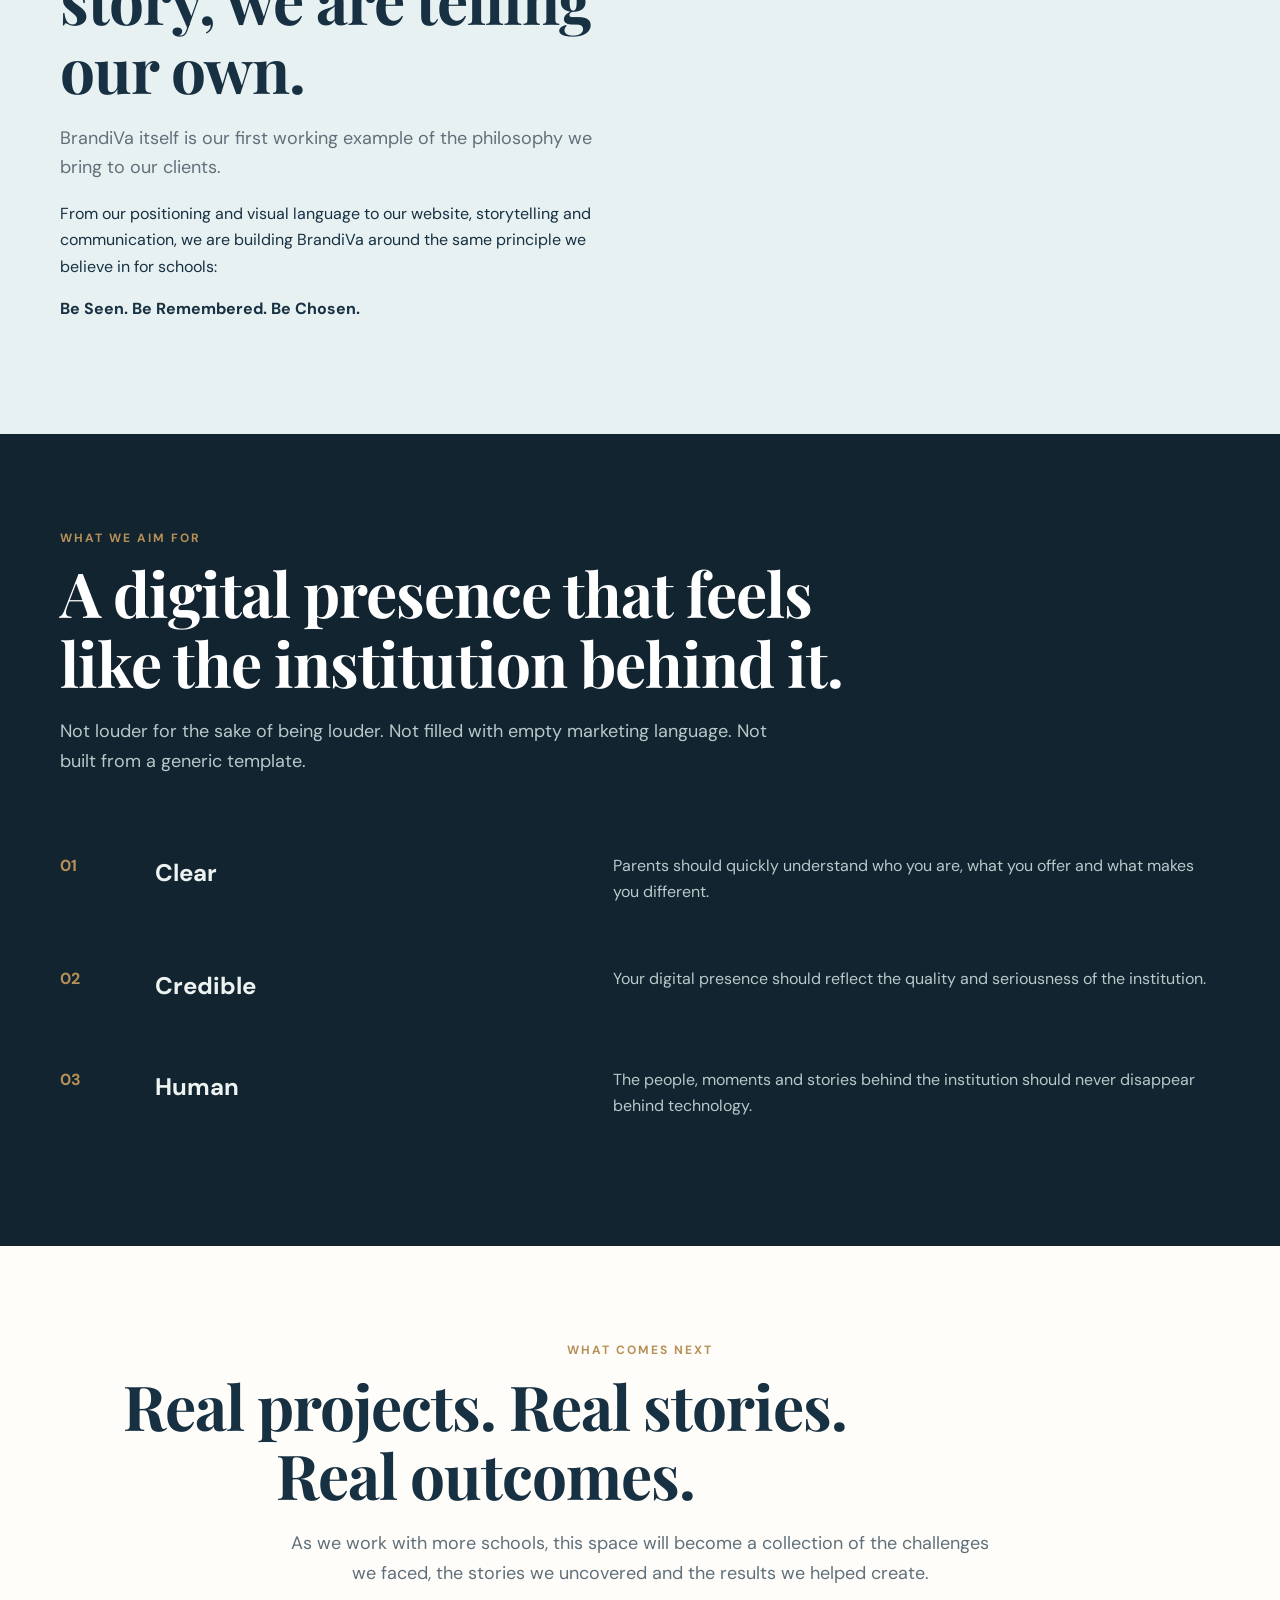
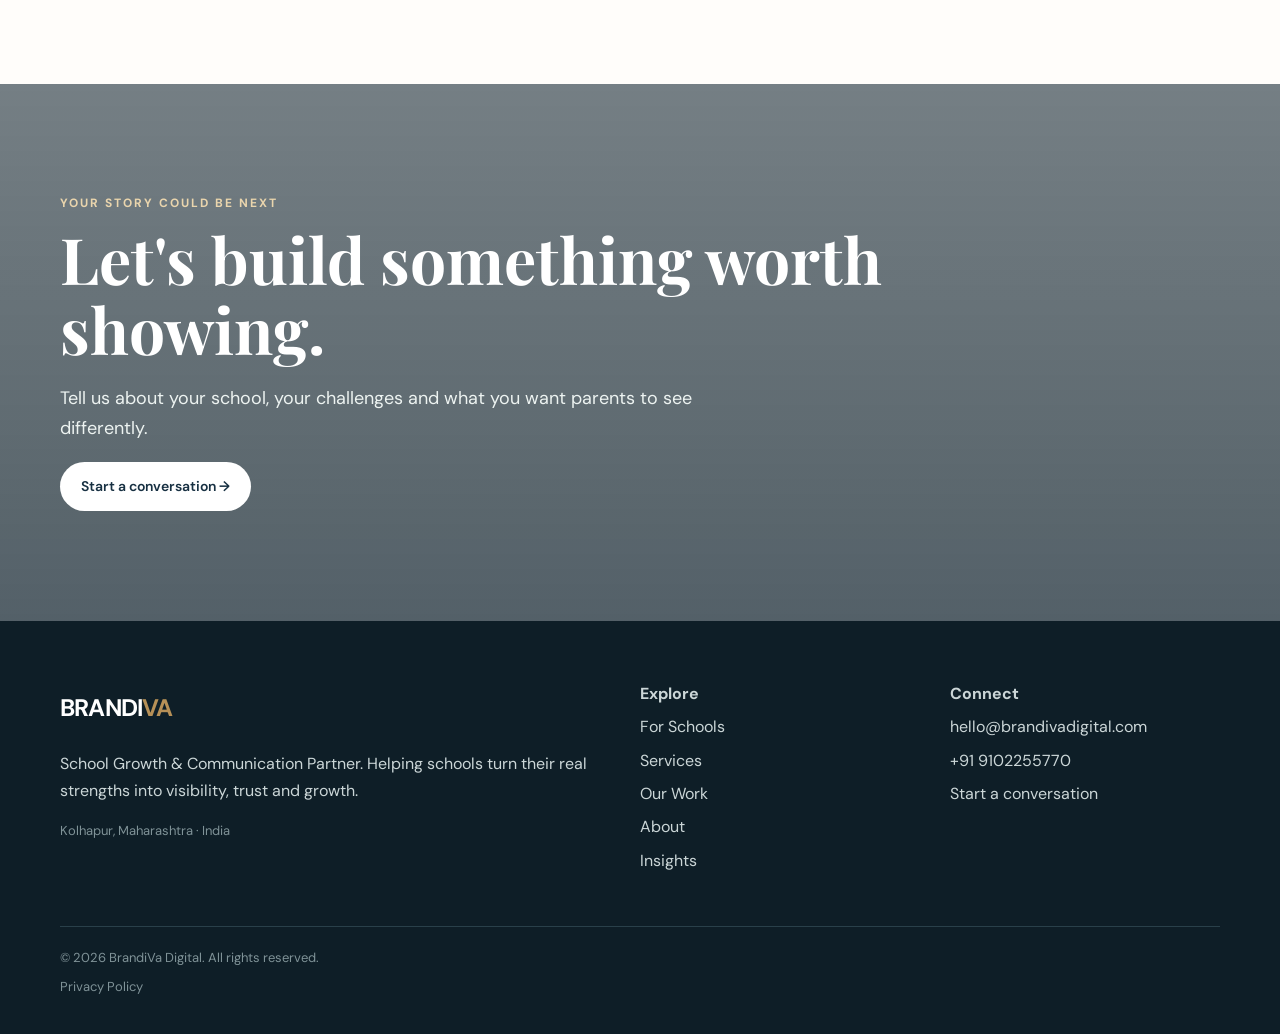
<file: work.html>
<!doctype html>
<html lang="en">

<head>

  <meta charset="utf-8">
  <meta name="viewport" content="width=device-width,initial-scale=1">

  <title>Our Work | BrandiVa Digital</title>

  <meta
    name="description"
    content="Explore how BrandiVa approaches school growth, storytelling, digital presence and communication."
  >

  <link rel="stylesheet" href="style.css">

</head>

<body>

<script src="header.js"></script>

<main>


<!-- =========================
     HERO
========================= -->

<section class="pagehero visual work-hero">

  <div class="container">

    <div class="eyebrow">
      OUR WORK
    </div>

    <h1>
      We don't begin with
      <br>
      <strong>what we can make.</strong>
    </h1>

    <p class="lead">
      We begin by understanding what a school needs
      to communicate—and why it matters.
    </p>

  </div>

</section>


<!-- =========================
     OUR APPROACH
========================= -->

<section class="section">

  <div class="container">

    <div class="kicker">
      HOW WE WORK
    </div>

    <h2>
      Every institution has a different story.
    </h2>

    <p class="lead">
      So we don't believe in taking the same digital
      solution from one school and placing it onto another.
    </p>

    <div class="grid">


      <div class="card">

        <h3>
          Understand
        </h3>

        <p>
          We learn about the institution, its strengths,
          its people, its audience and its goals.
        </p>

      </div>


      <div class="card">

        <h3>
          Shape
        </h3>

        <p>
          We find the stories, messages and opportunities
          that deserve greater attention.
        </p>

      </div>


      <div class="card">

        <h3>
          Build
        </h3>

        <p>
          We turn those insights into websites, content,
          creative and campaigns with a clear purpose.
        </p>

      </div>


    </div>

  </div>

</section>


<!-- =========================
     BRANDIVA AS FIRST CASE
========================= -->

<section class="section alt">

  <div class="container story">

    <div>

      <div class="kicker">
        OUR OWN WORK
      </div>

      <h2>
        Before we ask schools to tell their story,
        we are telling our own.
      </h2>

      <p class="lead">
        BrandiVa itself is our first working example
        of the philosophy we bring to our clients.
      </p>

      <p>
        From our positioning and visual language to our
        website, storytelling and communication, we are
        building BrandiVa around the same principle we
        believe in for schools:
      </p>

      <p>
        <strong>
          Be Seen. Be Remembered. Be Chosen.
        </strong>
      </p>

    </div>


    <div
      class="story-img"
      style="background-image:url('https://images.unsplash.com/photo-1516321318423-f06f85e504b3?auto=format&fit=crop&w=1400&q=90')">
    </div>

  </div>

</section>


<!-- =========================
     WHAT GOOD WORK LOOKS LIKE
========================= -->

<section class="section dark">

  <div class="container">

    <div class="kicker">
      WHAT WE AIM FOR
    </div>

    <h2>
      A digital presence that feels
      <br>
      like the institution behind it.
    </h2>

    <p
      class="lead"
      style="color:#b9c8c9;max-width:720px">

      Not louder for the sake of being louder.
      Not filled with empty marketing language.
      Not built from a generic template.

    </p>


    <div class="services">


      <div class="service">

        <span class="num">
          01
        </span>

        <h3>
          Clear
        </h3>

        <p style="color:#b9c8c9">
          Parents should quickly understand who you are,
          what you offer and what makes you different.
        </p>

      </div>


      <div class="service">

        <span class="num">
          02
        </span>

        <h3>
          Credible
        </h3>

        <p style="color:#b9c8c9">
          Your digital presence should reflect the quality
          and seriousness of the institution.
        </p>

      </div>


      <div class="service">

        <span class="num">
          03
        </span>

        <h3>
          Human
        </h3>

        <p style="color:#b9c8c9">
          The people, moments and stories behind the
          institution should never disappear behind technology.
        </p>

      </div>


    </div>

  </div>

</section>


<!-- =========================
     FUTURE CASE STUDIES
========================= -->

<section class="section">

  <div class="container center">

    <div class="kicker">
      WHAT COMES NEXT
    </div>

    <h2>
      Real projects. Real stories.
      <br>
      Real outcomes.
    </h2>

    <p
      class="lead"
      style="max-width:700px;margin:0 auto">

      As we work with more schools, this space will
      become a collection of the challenges we faced,
      the stories we uncovered and the results we helped create.

    </p>

  </div>

</section>


<!-- =========================
     CTA
========================= -->

<section class="cta">

  <div class="container">

    <div class="kicker" style="color:#ead5ad">
      YOUR STORY COULD BE NEXT
    </div>

    <h2>
      Let's build something
      worth showing.
    </h2>

    <p style="max-width:650px;font-size:18px">

      Tell us about your school, your challenges
      and what you want parents to see differently.

    </p>

    <a
      class="btn light"
      href="https://wa.me/919102255770"
      target="_blank">

      Start a conversation →

    </a>

  </div>

</section>


</main>

<script src="footer.js"></script>

</body>
</html>
</file>
<file: style.css>
@import url('https://fonts.googleapis.com/css2?family=DM+Sans:wght@400;500;600;700&family=Playfair+Display:wght@500;600;700&display=swap');

:root{
  --ink:#173042;
  --muted:#60707a;
  --cream:#f7f5ef;
  --paper:#fffdfa;
  --sky:#e8f1f2;
  --accent:#b69057;
  --line:#dfe5e3;
  --dark:#11242f;
}

*{
  box-sizing:border-box;
}

html{
  scroll-behavior:smooth;
}

body{
  margin:0;
  font-family:'DM Sans',sans-serif;
  background:var(--paper);
  color:var(--ink);
  line-height:1.65;
}

a{
  text-decoration:none;
  color:inherit;
}

.container{
  width:min(1160px,92%);
  margin:auto;
}


/* =========================
   NAVIGATION
========================= */

.nav{
  position:sticky;
  top:0;
  z-index:20;
  background:rgba(255,253,250,.94);
  backdrop-filter:blur(14px);
  border-bottom:1px solid rgba(23,48,66,.08);
}

.navin{
  height:78px;
  display:flex;
  align-items:center;
  justify-content:space-between;
  gap:20px;
}

.logo{
  font-weight:700;
  letter-spacing:-.8px;
  font-size:24px;
}

.logo span{
  color:var(--accent);
}

.links{
  display:flex;
  gap:24px;
  font-size:14px;
}

.links a{
  transition:.2s ease;
}

.links a:hover{
  color:var(--accent);
}

.menu{
  display:none;
  background:none;
  border:0;
  font-size:24px;
}


/* =========================
   BUTTONS
========================= */

.btn{
  display:inline-block;
  background:var(--ink);
  color:#fff;
  padding:13px 21px;
  border-radius:999px;
  font-size:14px;
  font-weight:600;
  transition:.25s ease;
}

.btn:hover{
  transform:translateY(-2px);
  opacity:.92;
}

.btn.light{
  background:#fff;
  color:var(--ink);
}

.btn.gold{
  background:var(--accent);
  color:#fff;
}


/* =========================
   HERO
========================= */

.hero{
  min-height:calc(100vh - 78px);
  display:grid;
  grid-template-columns:1.05fr .95fr;
  background:var(--cream);
}

.hero-copy{
  padding:clamp(70px,9vw,135px) max(4vw,40px);
  display:flex;
  justify-content:center;
  flex-direction:column;
}

.eyebrow{
  font-size:11px;
  letter-spacing:2px;
  font-weight:700;
  color:var(--accent);
  text-transform:uppercase;
}

.hero h1,
.display{
  font-family:'Playfair Display',serif;
  line-height:1.06;
  font-size:clamp(46px,6vw,82px);
  letter-spacing:-2px;
  margin:18px 0 22px;
  max-width:850px;
}

.hero h1 strong{
  font-weight:700;
}

.hero p{
  max-width:600px;
  color:var(--muted);
  font-size:18px;
}

.hero-img{
  min-height:580px;
  background:
    linear-gradient(
      180deg,
      rgba(17,36,47,.08),
      rgba(17,36,47,.38)
    ),
    url('hero section.jpg')
    center/cover;
}


/* =========================
   GENERAL SECTIONS
========================= */

.section{
  padding:95px 0;
}

.section.alt{
  background:var(--sky);
}

.section.dark{
  background:var(--dark);
  color:#edf3f1;
}

.section h2{
  font-family:'Playfair Display',serif;
  font-size:clamp(36px,5vw,62px);
  line-height:1.12;
  letter-spacing:-1px;
  margin:10px 0 20px;
  max-width:850px;
}

.section.dark h2{
  color:#fff;
}

.kicker{
  color:var(--accent);
  font-size:12px;
  letter-spacing:2px;
  text-transform:uppercase;
  font-weight:700;
}

.lead{
  font-size:18px;
  color:var(--muted);
  max-width:720px;
}

.section.dark .lead{
  color:#b9c8c9;
}

.center{
  text-align:center;
}

.center .lead{
  margin-left:auto;
  margin-right:auto;
}


/* =========================
   STORY SECTIONS
========================= */

.story{
  display:grid;
  grid-template-columns:1fr 1fr;
  gap:65px;
  align-items:center;
}

.story-img{
  height:540px;
  background:center/cover;
  border-radius:3px;
}


/* =========================
   STORY QUOTE
========================= */

.quote{
  font-family:'Playfair Display',serif;
  font-size:clamp(36px,5vw,70px);
  line-height:1.15;
  max-width:950px;
}


/* =========================
   PHOTO BAND
========================= */

.photo-band{
  padding:0;
  background:var(--paper);
}

.photo-grid{
  display:grid;
  grid-template-columns:1.2fr .8fr .8fr;
  gap:12px;
  min-height:480px;
}

.photo-grid .photo{
  min-height:250px;
  background:center/cover;
  position:relative;
}

.photo-grid .photo:first-child{
  grid-row:span 2;
}

.photo-grid .photo:after{
  content:"";
  position:absolute;
  inset:0;
  background:linear-gradient(
    180deg,
    transparent 50%,
    rgba(10,25,34,.38)
  );
}

.photo-caption{
  position:absolute;
  z-index:1;
  left:22px;
  bottom:18px;
  color:#fff;
  font-family:'Playfair Display',serif;
  font-size:21px;
  line-height:1.15;
  max-width:250px;
}


/* =========================
   DIGITAL GAP
========================= */

.gap{
  display:grid;
  grid-template-columns:1fr 70px 1fr;
  align-items:stretch;
  margin-top:45px;
}

.gap>div{
  padding:32px;
  border:1px solid var(--line);
}

.gap h3{
  font-size:14px;
  letter-spacing:1.5px;
  text-transform:uppercase;
}

.gap ul{
  padding-left:18px;
  color:var(--muted);
}

.vs{
  display:grid;
  place-items:center;
  background:var(--ink);
  color:#fff;
  font-family:'Playfair Display',serif;
  font-size:23px;
}


/* =========================
   REVEAL / QUOTE SECTION
========================= */

.reveal{
  text-align:center;
  padding:120px 0;
}

.reveal p{
  font-family:'Playfair Display',serif;
  font-size:clamp(36px,5vw,68px);
  line-height:1.18;
  margin:0 auto;
  max-width:980px;
}


/* =========================
   BRANDIVA SYSTEM
========================= */

.services{
  border-top:1px solid rgba(23,48,66,.15);
  margin-top:45px;
}

.service{
  display:grid;
  grid-template-columns:70px 1fr 1.4fr;
  gap:25px;
  padding:30px 0;
  border-bottom:1px solid rgba(23,48,66,.15);
  align-items:start;
}

.num{
  color:var(--accent);
  font-weight:700;
}

.service h3{
  margin:0;
  font-size:24px;
}

.service p{
  margin:0;
  color:var(--muted);
}


/* =========================
   CARDS
========================= */

.grid{
  display:grid;
  grid-template-columns:repeat(3,1fr);
  gap:18px;
  margin-top:40px;
}

.card{
  background:#fff;
  padding:28px;
  border:1px solid var(--line);
}

.card h3{
  margin-top:0;
  margin-bottom:10px;
}

.card p{
  color:var(--muted);
  margin-bottom:0;
}

.section.dark .card{
  background:rgba(255,255,255,.035);
  border-color:rgba(255,255,255,.12);
}

.section.dark .card p{
  color:#b9c8c9;
}


/* =========================
   CTA
========================= */

.cta{
  padding:110px 0;
  background:
    linear-gradient(
      rgba(17,36,47,.58),
      rgba(17,36,47,.72)
    ),
    url('https://images.unsplash.com/photo-1503676260728-1c00da094a0b?auto=format&fit=crop&w=1800&q=85')
    center/cover;
  color:white;
}

.cta h2{
  font-family:'Playfair Display',serif;
  font-size:clamp(40px,5vw,66px);
  line-height:1.1;
  max-width:850px;
  margin:10px 0 20px;
  color:#fff;
}

.cta p{
  color:#edf3f1;
}


/* =========================
   FOOTER
========================= */

.footer{
  background:#0e1e27;
  color:#cbd6d7;
  padding:60px 0 30px;
}

.footgrid{
  display:grid;
  grid-template-columns:2fr 1fr 1fr;
  gap:40px;
}

.footer a{
  display:block;
  margin:7px 0;
}

.footer .logo{
  display:inline-block;
  margin-bottom:8px;
}

.small{
  font-size:13px;
  color:#7f9297;
}


/* =========================
   OTHER EXISTING PAGES
========================= */

.pagehero{
  padding:110px 0 80px;
  background:var(--cream);
}

.pagehero h1{
  font-family:'Playfair Display',serif;
  font-size:clamp(48px,7vw,88px);
  line-height:1.05;
  max-width:900px;
  margin:15px 0;
}

.seo p{
  color:var(--muted);
}

.faq{
  border-top:1px solid var(--line);
}

.faq details{
  padding:20px 0;
  border-bottom:1px solid var(--line);
}

.faq summary{
  cursor:pointer;
  font-weight:700;
}

.contactbox{
  display:grid;
  grid-template-columns:1fr 1fr;
  gap:30px;
  background:var(--sky);
  padding:45px;
}

.form input,
.form textarea,
.form select{
  width:100%;
  padding:14px;
  margin:7px 0 14px;
  border:1px solid #ccd7d7;
  background:#fff;
  font:inherit;
}

.badge{
  display:inline-block;
  padding:7px 11px;
  border:1px solid var(--line);
  font-size:12px;
  border-radius:99px;
  margin:5px;
}

.note{
  padding:16px 18px;
  background:#fff6df;
  border-left:3px solid var(--accent);
  font-size:14px;
}


/* =========================
   VISUAL PAGE HEROES
========================= */

.pagehero.visual{
  position:relative;
  min-height:560px;
  display:flex;
  align-items:flex-end;
  overflow:hidden;
  color:#fff;
  background:#173042 center/cover no-repeat;
}

.pagehero.visual:before{
  content:"";
  position:absolute;
  inset:0;
  background:
    linear-gradient(
      90deg,
      rgba(10,25,34,.88),
      rgba(10,25,34,.42),
      rgba(10,25,34,.18)
    );
}

.pagehero.visual .container{
  position:relative;
  z-index:1;
  padding-bottom:70px;
}

.pagehero.visual .lead{
  color:#e4eceb;
}

.pagehero.visual .eyebrow{
  color:#ead5ad;
}

.school-hero{
  background-image:url('https://images.unsplash.com/photo-1509062522246-3755977927d7?auto=format&fit=crop&w=1800&q=90');
}

.services-hero{
  background-image:url('https://images.unsplash.com/photo-1523240795612-9a054b0db644?auto=format&fit=crop&w=1800&q=90');
}

.work-hero{
  background-image:url('https://images.unsplash.com/photo-1516321318423-f06f85e504b3?auto=format&fit=crop&w=1800&q=90');
}

.about-hero{
  background-image:url('https://images.unsplash.com/photo-1529156069898-49953e39b3ac?auto=format&fit=crop&w=1800&q=90');
}

.contact-hero{
  background-image:url('https://images.unsplash.com/photo-1523050854058-8df90110c9f1?auto=format&fit=crop&w=1800&q=90');
}


/* =========================
   OTHER VISUAL COMPONENTS
========================= */

.visual-split{
  display:grid;
  grid-template-columns:.9fr 1.1fr;
  min-height:680px;
}

.visual-split .visual-image{
  background:center/cover;
}

.visual-split .visual-copy{
  padding:clamp(55px,8vw,120px);
  display:flex;
  flex-direction:column;
  justify-content:center;
  background:#edf4f3;
}

.device-visual{
  margin-top:50px;
  min-height:420px;
  background:
    linear-gradient(
      120deg,
      rgba(17,36,47,.18),
      rgba(17,36,47,.05)
    ),
    url('https://images.unsplash.com/photo-1516321318423-f06f85e504b3?auto=format&fit=crop&w=1800&q=90')
    center/cover;
  border-radius:3px;
  position:relative;
}

.device-visual:after{
  content:'A digital presence should feel as real as the institution behind it.';
  position:absolute;
  left:28px;
  bottom:28px;
  max-width:430px;
  color:#fff;
  font-family:'Playfair Display',serif;
  font-size:clamp(28px,4vw,48px);
  line-height:1.08;
}

.image-card{
  min-height:360px;
  background:center/cover;
  margin-top:30px;
}

.phone{
  background:#fff;
  border:10px solid #152c38;
  border-radius:32px;
  width:270px;
  height:500px;
  margin:auto;
  padding:16px;
  box-shadow:0 25px 70px rgba(17,36,47,.2);
}

.phone-screen{
  height:100%;
  border-radius:18px;
  background:linear-gradient(180deg,#eef4f2,#fff);
  padding:20px;
}


/* =========================
   CLIENT PAYMENT
========================= */

.client-payment{
  padding:55px 0;
  background:var(--cream);
  border-top:1px solid var(--line);
  border-bottom:1px solid var(--line);
}

.client-payment .container{
  display:flex;
  align-items:center;
  justify-content:space-between;
  gap:30px;
}

.client-payment h3{
  margin:0 0 5px;
  font-family:'Playfair Display',serif;
  font-size:28px;
}

.client-payment p{
  margin:0;
  color:var(--muted);
}


/* =========================
   MOBILE
========================= */
@media(max-width:800px){
.nav .links.open{
  display:flex;
  position:absolute;
  top:100%;
  left:0;
  right:0;
  flex-direction:column;
  gap:0;
  background:var(--paper);
  padding:20px;
  border-top:1px solid var(--line);
  box-shadow:0 12px 25px rgba(0,0,0,.08);
}

.nav .links.open a{
  padding:14px 0;
  border-bottom:1px solid var(--line);
}

  .links{
    display:none;
  }

  .menu{
    display:block;
  }

  .navin{
    height:68px;
  }

  .hero{
    min-height:auto;
    grid-template-columns:1fr;
  }

  .hero-copy{
    padding:70px 7%;
  }

  .hero h1{
    font-size:clamp(43px,12vw,62px);
    letter-spacing:-1.5px;
  }

  .hero p{
    font-size:16px;
  }

  .hero-img{
    min-height:400px;
  }

  .section{
    padding:70px 0;
  }

  .section h2{
    font-size:clamp(36px,10vw,52px);
  }

  .story{
    grid-template-columns:1fr;
    gap:35px;
  }

  .story-img{
    height:380px;
  }

  .story .story-img{
    order:2;
  }

  .photo-grid{
    grid-template-columns:1fr;
    min-height:auto;
  }

  .photo-grid .photo:first-child{
    grid-row:auto;
    min-height:400px;
  }

  .photo-grid .photo{
    min-height:280px;
  }

  .gap{
    grid-template-columns:1fr;
    gap:0;
  }

  .gap>div{
    padding:27px;
  }

  .vs{
    min-height:55px;
  }

  .reveal{
    padding:90px 0;
  }

  .reveal p{
    font-size:clamp(35px,10vw,52px);
  }

  .services{
    margin-top:35px;
  }

  .service{
    grid-template-columns:45px 1fr;
    gap:15px;
    padding:27px 0;
  }

  .service p{
    grid-column:2;
  }

  .service h3{
    font-size:22px;
  }

  .grid{
    grid-template-columns:1fr;
    gap:15px;
    margin-top:30px;
  }

  .card{
    padding:25px;
  }

  .cta{
    padding:90px 0;
  }

  .cta h2{
    font-size:clamp(40px,10vw,55px);
  }

  .footgrid{
    grid-template-columns:1fr;
    gap:30px;
  }

  .footer{
    padding:50px 0 25px;
  }

  .pagehero{
    padding:80px 0 60px;
  }

  .pagehero.visual{
    min-height:500px;
  }

  .pagehero.visual .container{
    padding-bottom:55px;
  }

  .visual-split{
    grid-template-columns:1fr;
  }

  .visual-split .visual-image{
    min-height:420px;
  }

  .contactbox{
    grid-template-columns:1fr;
    padding:30px;
  }

  .client-payment .container{
    flex-direction:column;
    align-items:flex-start;
  }

}
/* DESKTOP HERO FIX */
@media (min-width: 801px){

  .hero{
    display:grid;
    grid-template-columns: 50% 50%;
    width:100%;
    max-width:none;
    padding:0;
    margin:0;
    min-height:calc(100vh - 80px);
  }

  .hero-copy{
    display:flex;
    flex-direction:column;
    justify-content:center;
    padding:80px 7vw;
  }

  .hero-img{
    display:block;
    width:100%;
    min-height:calc(100vh - 80px);

    background-image:url("hero%20section.jpg");
    background-size:cover;
    background-position:center;
    background-repeat:no-repeat;
  }

}
</file>
